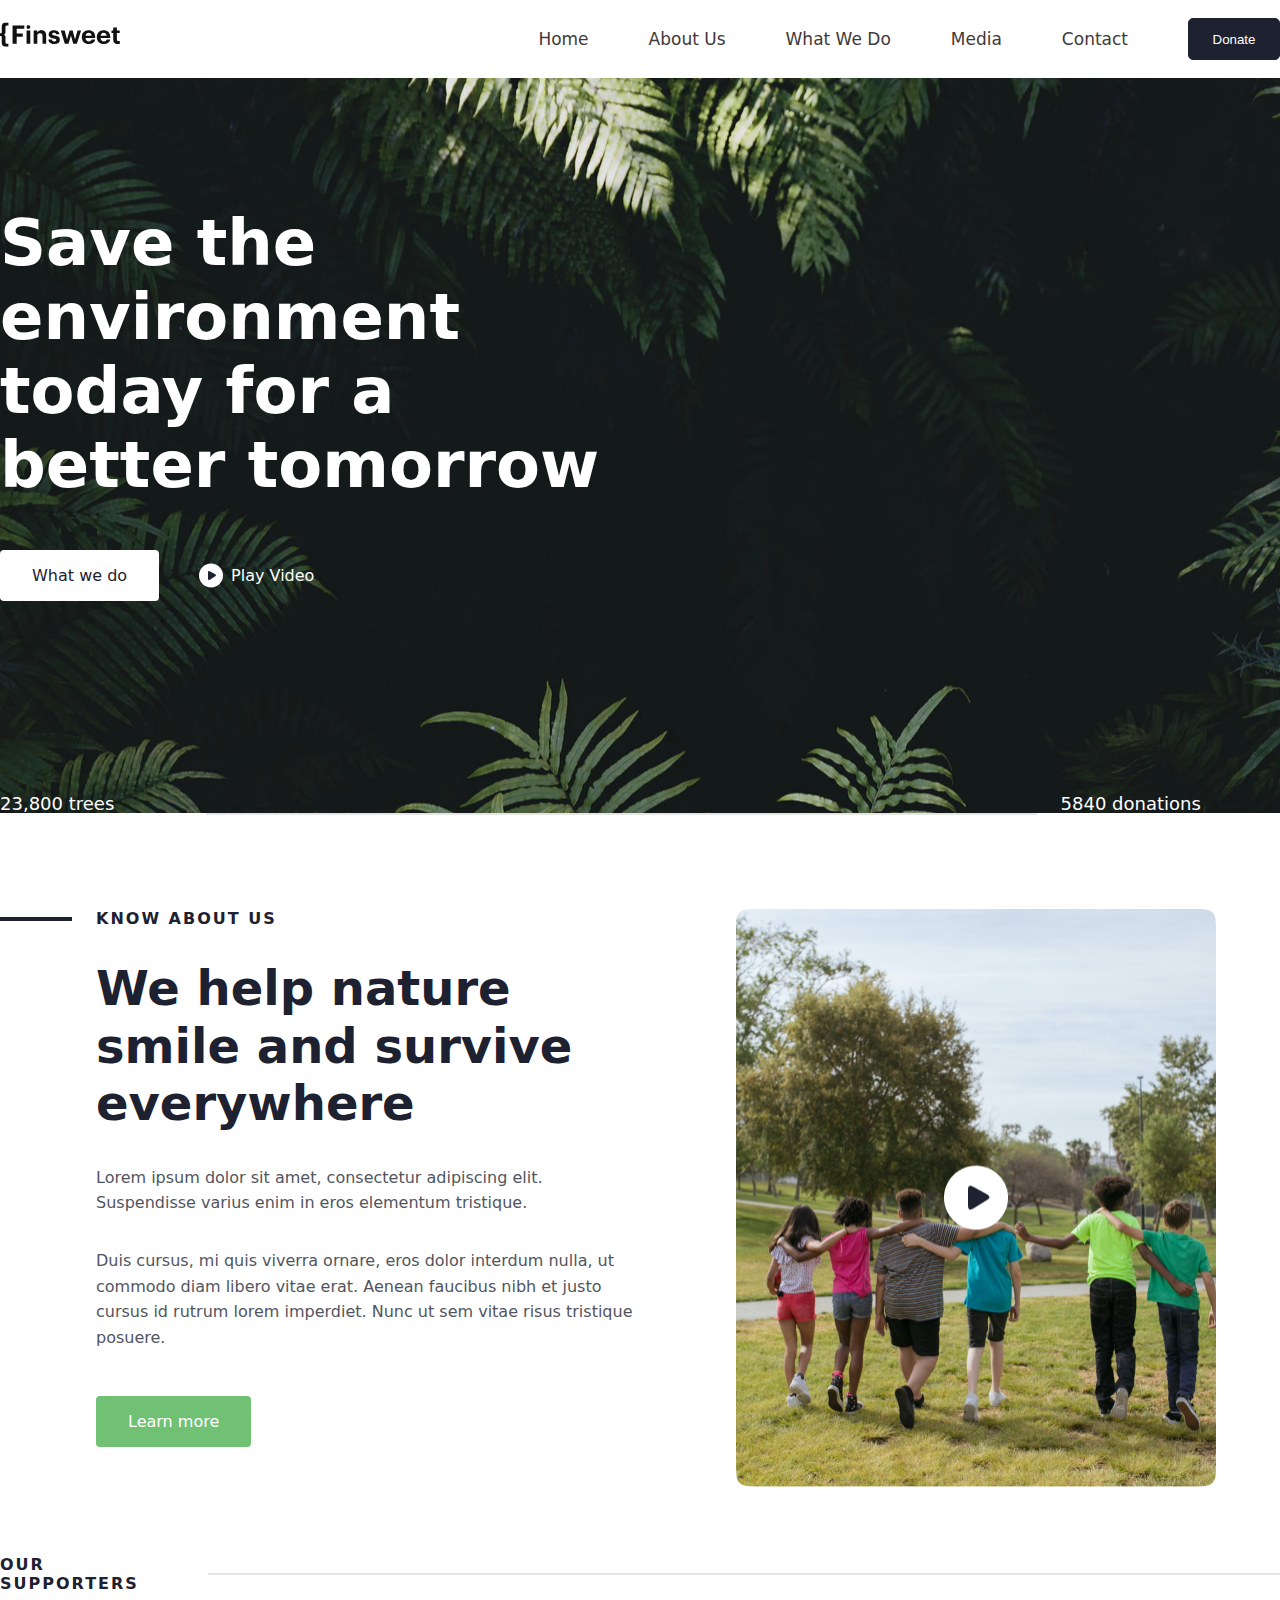
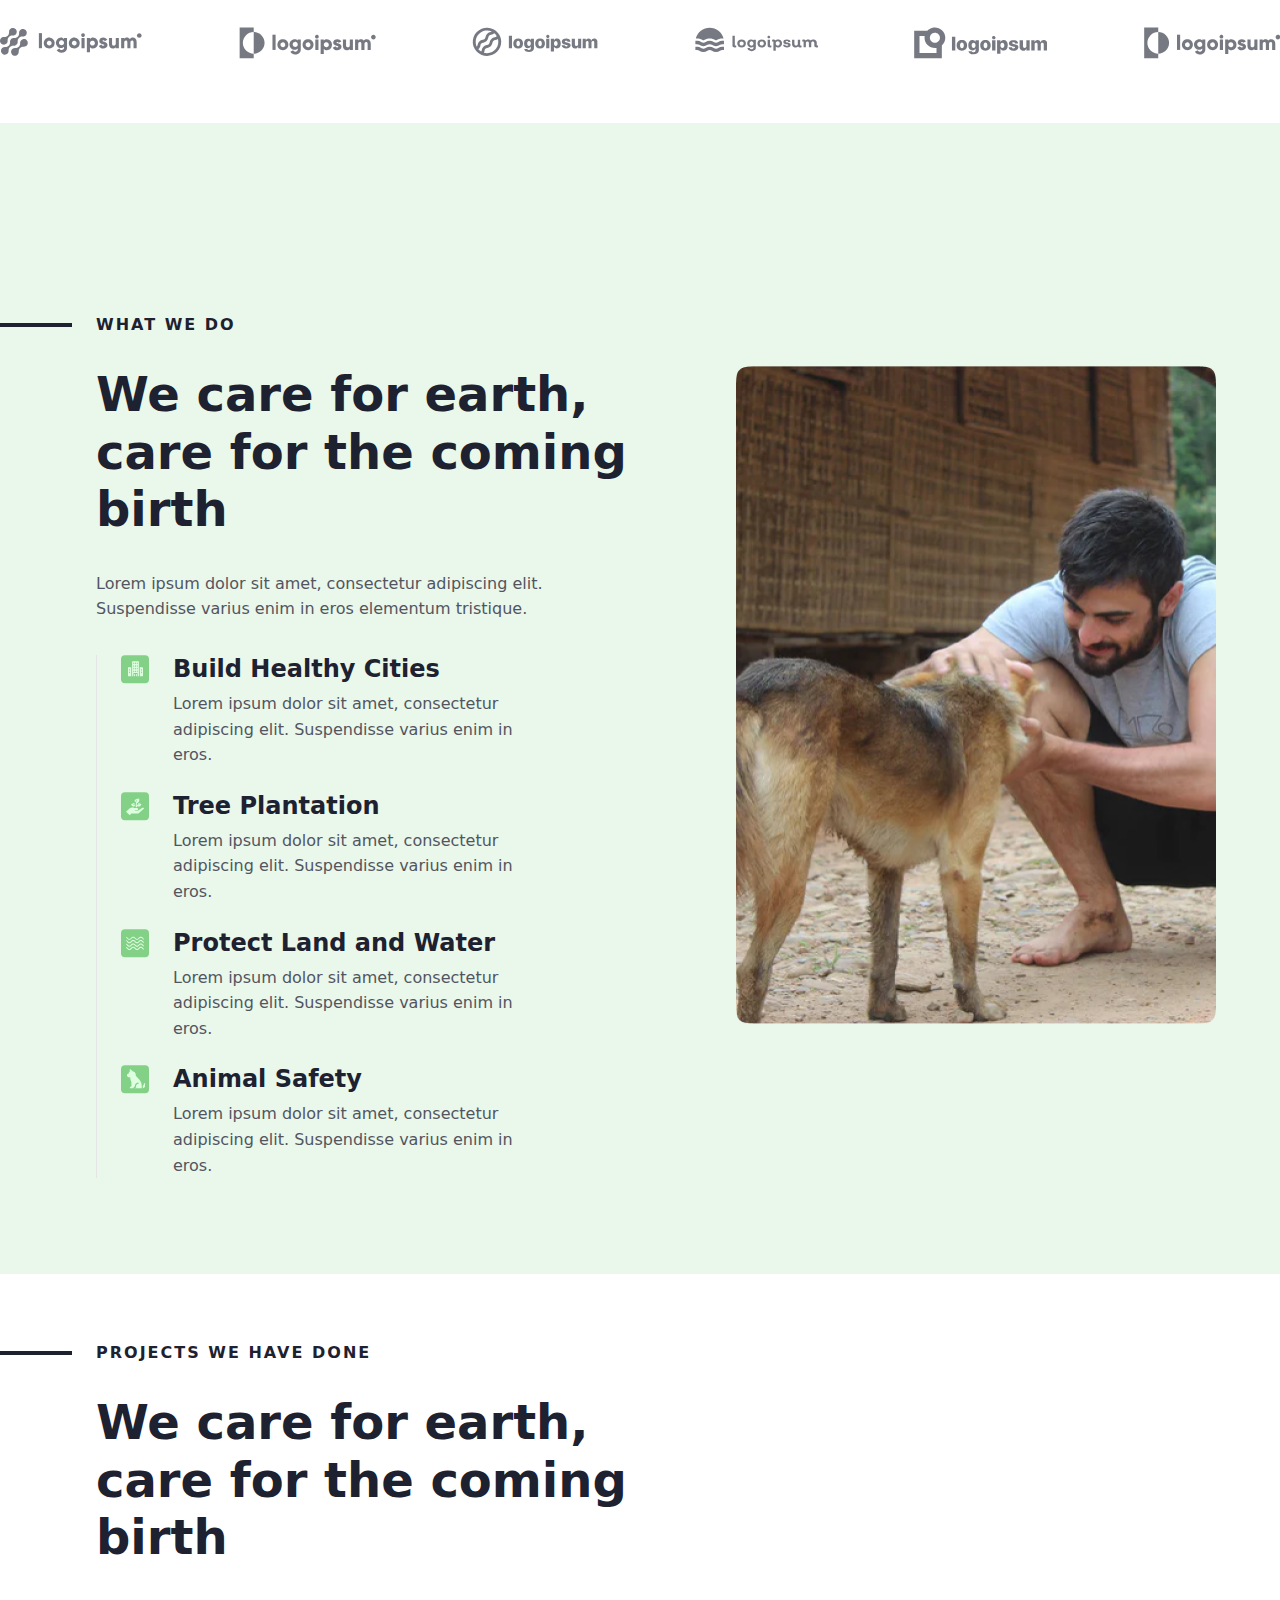
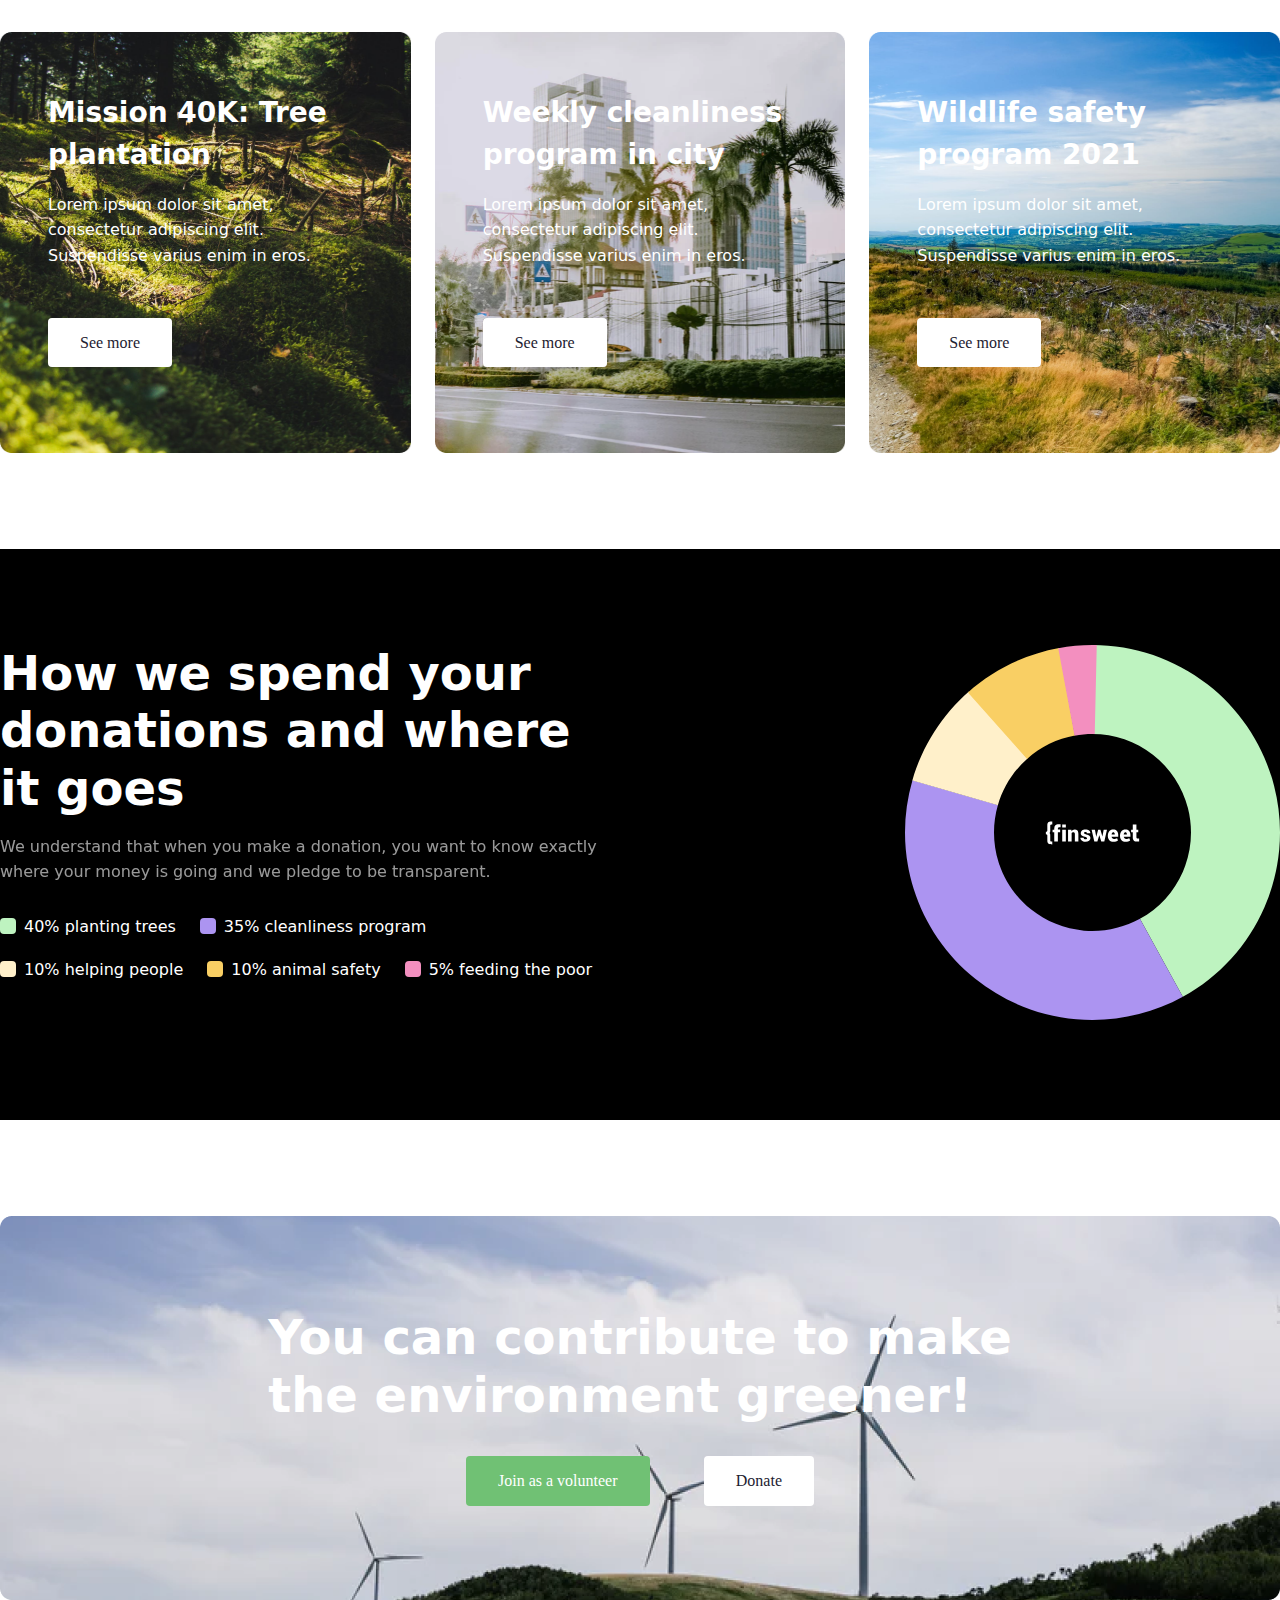
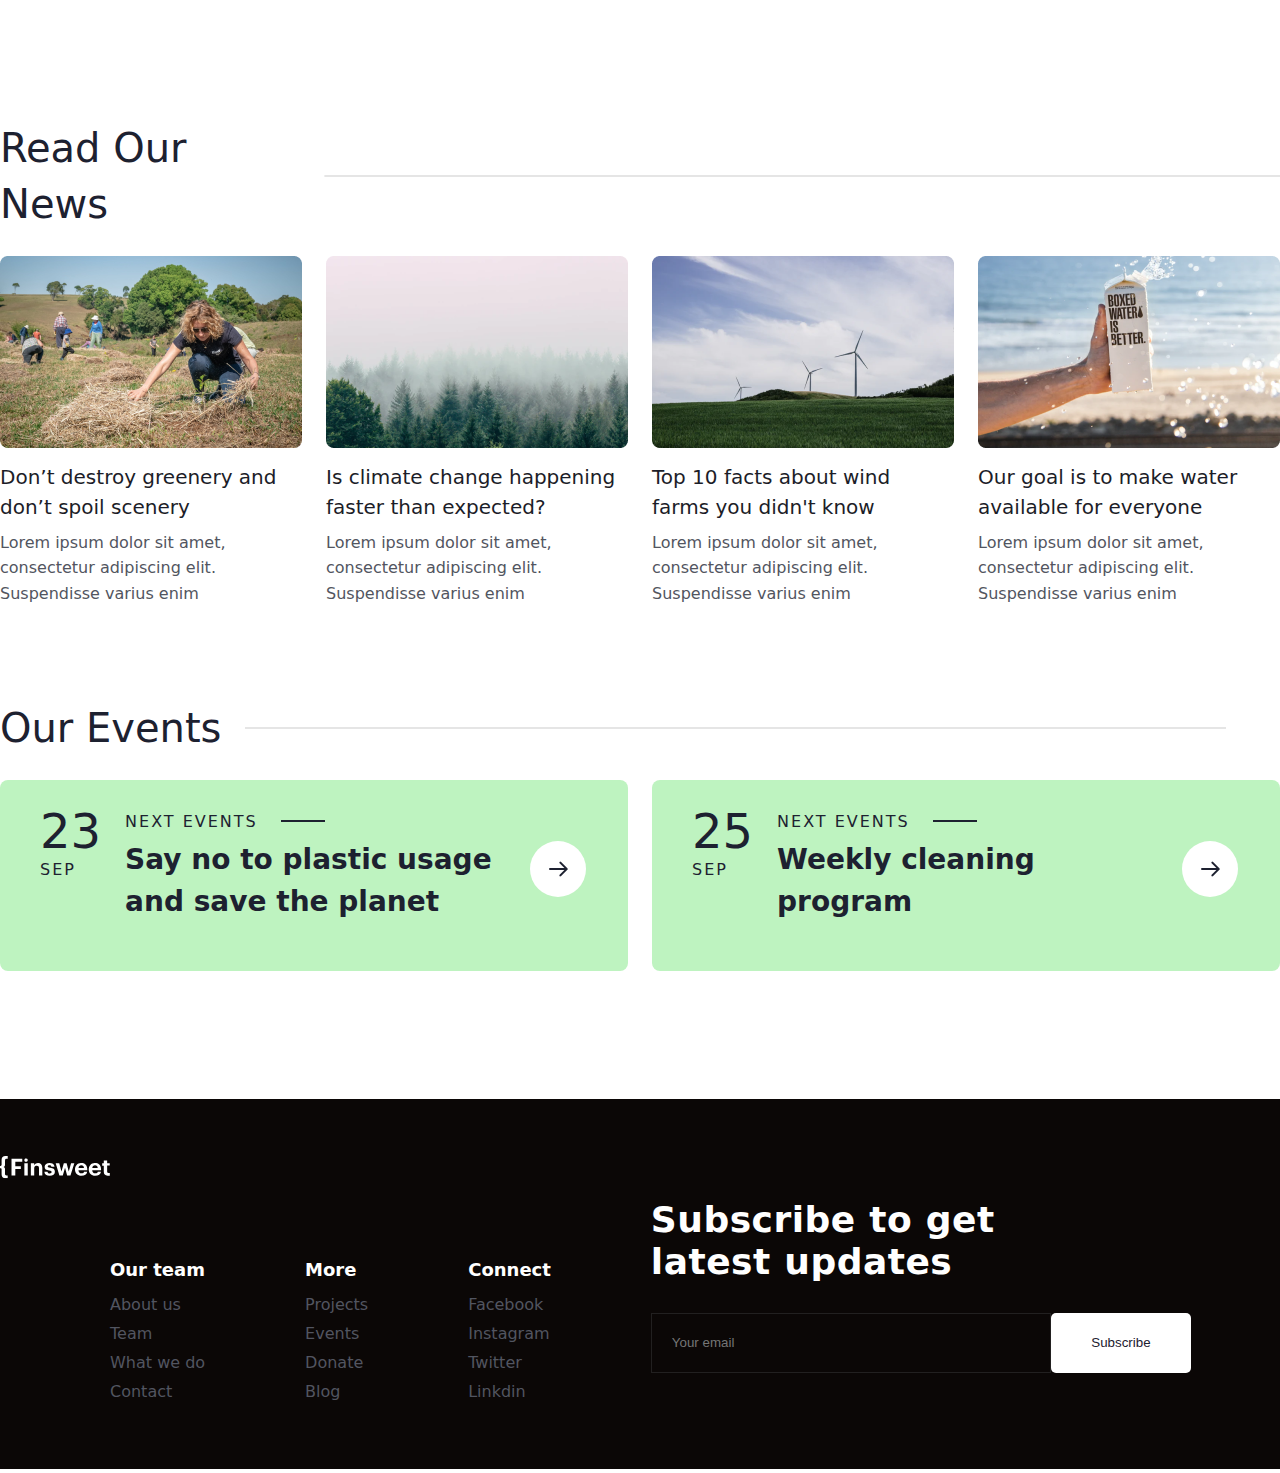
<file: index.html>
<!DOCTYPE html>
<html lang="en">
  <head>
    <meta charset="UTF-8" />
    <meta http-equiv="X-UA-Compatible" content="IE=edge" />
    <meta name="viewport" content="width=device-width, initial-scale=1.0" />
    <title>Home page</title>
    <link rel="stylesheet" href="./css/main.css" />
  </head>
  <body>
    <header class="header">
      <div class="container">
        <div class="block_post_header">
          <button class="header-burger d-n" data-burger>
            <div><span></span><span></span><span></span></div>
          </button>
          <h1>
            <a href="/">
              <img src="./img/Logo.svg" alt="logo" />
            </a>
          </h1>
          <nav class="navigation menu">
            <ul class="menu-list">
              <li class="menu-item"><a href="/">Home</a></li>
              <li class="menu-item"><a href="./about-us.html">About Us</a></li>
              <li class="menu-item">
                <a href="./what-we-do.html">What We Do</a>
              </li>
              <li class="menu-item"><a href="./media.html">Media</a></li>
              <li class="menu-item"><a href="./contact.html">Contact</a></li>
              <li class="menu-item">
                <a href="./donation.html"
                  ><button class="nav-btn" type="button">Donate</button></a
                >
              </li>
            </ul>
          </nav>
        </div>
      </div>
    </header>
    <main>
      <section class="hero-section">
        <div class="container">
          <div class="hero-section__inner">
            <div class="hero-section__header">
              <h2>Save the environment today for a better tomorrow</h2>
            </div>

            <div class="hero-section__btns">
              <a href="./what-we-do.html" class="home-page__btn">What we do</a>

              <a href="#" class="hero-section__play-btn">
                <svg
                  width="24"
                  height="25"
                  viewBox="0 0 24 25"
                  fill="none"
                  xmlns="http://www.w3.org/2000/svg"
                >
                  <g filter="url(#filter0_b_604_49)">
                    <path
                      d="M0 12.5C0 5.87258 5.37258 0.5 12 0.5C18.6274 0.5 24 5.87258 24 12.5C24 19.1274 18.6274 24.5 12 24.5C5.37258 24.5 0 19.1274 0 12.5Z"
                      fill="white"
                    />
                  </g>
                  <path
                    d="M8.99268 14.2144V10.68C8.99268 9.17335 8.99268 8.42001 9.48339 8.12962C9.97411 7.83922 10.6345 8.20177 11.9552 8.92688L14.9846 10.5901C16.3231 11.3249 16.9924 11.6924 17.0071 12.2668C17.0218 12.8412 16.3722 13.2424 15.0731 14.0448L12.0437 15.916C10.6936 16.7499 10.0185 17.1668 9.50559 16.8807C8.99268 16.5947 8.99268 15.8012 8.99268 14.2144Z"
                    fill="#1D2130"
                  />
                  <defs>
                    <filter
                      id="filter0_b_604_49"
                      x="-80"
                      y="-79.5"
                      width="184"
                      height="184"
                      filterUnits="userSpaceOnUse"
                      color-interpolation-filters="sRGB"
                    >
                      <feFlood flood-opacity="0" result="BackgroundImageFix" />
                      <feGaussianBlur
                        in="BackgroundImageFix"
                        stdDeviation="40"
                      />
                      <feComposite
                        in2="SourceAlpha"
                        operator="in"
                        result="effect1_backgroundBlur_604_49"
                      />
                      <feBlend
                        mode="normal"
                        in="SourceGraphic"
                        in2="effect1_backgroundBlur_604_49"
                        result="shape"
                      />
                    </filter>
                  </defs>
                </svg>
                Play Video
              </a>
            </div>

            <div class="hero-section__footer">
              <p>23,800 trees planted</p>
              <div class="hero-section__line"></div>
              <p>5840 donations collected</p>
            </div>
          </div>
        </div>
      </section>
      <section class="about-section">
        <div class="container">
          <div class="about-section__inner">
            <div class="about-section__text">
              <div class="home-page__line-headers">
                <div class="home-page__line"></div>
                <h4 class="home-page__heading-mini">Know About us</h4>
              </div>
              <div class="home-page__text">
                <h2 class="home-page__headings">
                  We help nature smile and survive everywhere
                </h2>
                <p>
                  Lorem ipsum dolor sit amet, consectetur adipiscing elit.
                  Suspendisse varius enim in eros elementum tristique.
                </p>
                <p class="home-page__text-inner">
                  Duis cursus, mi quis viverra ornare, eros dolor interdum
                  nulla, ut commodo diam libero vitae erat. Aenean faucibus nibh
                  et justo cursus id rutrum lorem imperdiet. Nunc ut sem vitae
                  risus tristique posuere.
                </p>
                <a href="./project_r.html" class="home-page__btn-green"
                  >Learn more</a
                >
              </div>
            </div>

            <div class="about-section__img">
              <img
                src="./img/Home-page-video.png"
                alt="home page video"
                width="480px"
                height="578px"
              />
            </div>
          </div>

          <div class="about-section__footer">
            <h4 class="home-page__heading-mini">our Supporters</h4>
            <div class="home-page__line-bigger"></div>
          </div>
          <div class="about-section__footer-logos">
            <svg
              width="143"
              height="29"
              viewBox="0 0 143 29"
              fill="none"
              xmlns="http://www.w3.org/2000/svg"
            >
              <g opacity="0.6">
                <path
                  d="M21.3558 13.1385C20.9581 13.5388 20.6535 14.022 20.4638 14.5536C20.274 15.0852 20.2038 15.6521 20.2581 16.2139L20.2392 16.195C20.295 16.8564 20.2058 17.5219 19.978 18.1453C19.7502 18.7686 19.3891 19.3346 18.92 19.8039C18.451 20.2733 17.8852 20.6345 17.2622 20.8624C16.6391 21.0904 15.9739 21.1796 15.3129 21.1237L15.3318 21.1426C14.5411 21.069 13.7469 21.2412 13.0576 21.6356C12.3683 22.0301 11.8173 22.6277 11.4799 23.3469C11.1424 24.0661 11.0349 24.872 11.172 25.6545C11.3091 26.4371 11.6841 27.1584 12.2459 27.7199C12.8076 28.2815 13.5289 28.656 14.3112 28.7924C15.0935 28.9289 15.8989 28.8206 16.6174 28.4823C17.336 28.1441 17.9328 27.5923 18.3264 26.9023C18.7201 26.2123 18.8914 25.4176 18.8171 24.6265L18.8371 24.6454C18.7813 23.9841 18.8704 23.3185 19.0982 22.6952C19.3261 22.0719 19.6871 21.5058 20.1562 21.0365C20.6253 20.5672 21.191 20.206 21.8141 19.978C22.4371 19.7501 23.1023 19.6609 23.7633 19.7167L23.7434 19.6978C24.3893 19.7559 25.0394 19.65 25.6335 19.3898C26.2276 19.1296 26.7464 18.7236 27.1419 18.2094C27.5373 17.6951 27.7967 17.0893 27.8958 16.4481C27.995 15.8069 27.9308 15.1511 27.7091 14.5413C27.4874 13.9316 27.1155 13.3877 26.6278 12.96C26.1401 12.5323 25.5524 12.2348 24.9192 12.0949C24.2859 11.955 23.6276 11.9773 23.0052 12.1597C22.3829 12.3421 21.8166 12.6788 21.359 13.1385H21.3558Z"
                  fill="#1D2130"
                />
                <path
                  d="M13.6137 18.6667L13.5938 18.6478C14.1556 18.7044 14.723 18.6354 15.2549 18.4458C15.7868 18.2562 16.2699 17.9507 16.6694 17.5513C17.0688 17.152 17.3745 16.6689 17.5645 16.1368C17.7544 15.6048 17.8238 15.0372 17.7676 14.4751L17.7875 14.494C17.7317 13.8326 17.8209 13.1671 18.0487 12.5438C18.2765 11.9204 18.6376 11.3544 19.1067 10.8851C19.5757 10.4158 20.1415 10.0545 20.7645 9.82658C21.3876 9.59863 22.0528 9.50945 22.7138 9.56528L22.6939 9.54638C23.4846 9.62068 24.2791 9.44911 24.9688 9.05509C25.6585 8.66106 26.21 8.06375 26.5479 7.34464C26.8859 6.62553 26.9939 5.81962 26.8572 5.03684C26.7205 4.25406 26.3458 3.53251 25.7842 2.97062C25.2226 2.40873 24.5014 2.03385 23.719 1.8971C22.9366 1.76036 22.1311 1.86842 21.4123 2.20654C20.6936 2.54466 20.0966 3.09638 19.7027 3.78644C19.3089 4.47651 19.1374 5.27132 19.2117 6.06248L19.1928 6.04253C19.2488 6.70391 19.1598 7.36955 18.932 7.99296C18.7042 8.61637 18.3432 9.18252 17.8741 9.65186C17.405 10.1212 16.8391 10.4824 16.216 10.7103C15.5929 10.9382 14.9276 11.0272 14.2665 10.9712L14.2854 10.9912C13.7236 10.9345 13.1562 11.0035 12.6243 11.1932C12.0924 11.3828 11.6093 11.6883 11.2098 12.0876C10.8104 12.4869 10.5047 12.9701 10.3147 13.5021C10.1248 14.0341 10.0554 14.6017 10.1116 15.1639L10.0927 15.145C10.1483 15.8063 10.0591 16.4718 9.83118 17.095C9.60328 17.7182 9.24222 18.2842 8.77319 18.7535C8.30416 19.2228 7.73844 19.584 7.11551 19.812C6.49258 20.04 5.82743 20.1293 5.16645 20.0737L5.18534 20.0926C4.39458 20.0183 3.60015 20.1899 2.91043 20.5839C2.2207 20.9779 1.66925 21.5752 1.3313 22.2943C0.993348 23.0134 0.885342 23.8193 1.02202 24.6021C1.15869 25.3849 1.53339 26.1064 2.09501 26.6683C2.65662 27.2302 3.37781 27.6051 4.16021 27.7419C4.94261 27.8786 5.74812 27.7705 6.46688 27.4324C7.18563 27.0943 7.78264 26.5426 8.17648 25.8525C8.57031 25.1625 8.74179 24.3676 8.66753 23.5765L8.68747 23.5954C8.63167 22.934 8.7208 22.2685 8.94864 21.6452C9.17647 21.0218 9.53753 20.4558 10.0066 19.9865C10.4757 19.5172 11.0415 19.1559 11.6645 18.928C12.2875 18.7 12.9527 18.6109 13.6137 18.6667Z"
                  fill="#1D2130"
                />
                <path
                  d="M6.58015 16.5594C6.97793 16.1591 7.28247 15.6759 7.47205 15.1443C7.66163 14.6126 7.73156 14.0457 7.67686 13.4839L7.6968 13.5028C7.64096 12.8413 7.73013 12.1755 7.95809 11.552C8.18605 10.9286 8.54729 10.3624 9.0166 9.89303C9.48591 9.42369 10.052 9.0625 10.6752 8.83469C11.2985 8.60689 11.964 8.51796 12.6252 8.57411L12.6052 8.55521C13.3957 8.6293 14.1898 8.45764 14.8792 8.06364C15.5686 7.66965 16.1198 7.07248 16.4575 6.3536C16.7953 5.63471 16.9032 4.82909 16.7665 4.04661C16.6299 3.26412 16.2553 2.54285 15.6939 1.98116C15.1325 1.41947 14.4115 1.04471 13.6294 0.907975C12.8473 0.77124 12.0421 0.879191 11.3236 1.21711C10.605 1.55502 10.0082 2.10645 9.61437 2.79619C9.22057 3.48594 9.049 4.28043 9.12305 5.07131L9.10416 5.05241C9.15996 5.71375 9.07083 6.37932 8.84299 7.00264C8.61516 7.62596 8.2541 8.19203 7.78503 8.66133C7.31596 9.13064 6.75017 9.49187 6.12715 9.71982C5.50413 9.94776 4.8389 10.0369 4.17789 9.98111L4.19677 10C3.55089 9.94206 2.90084 10.0482 2.30685 10.3085C1.71286 10.5688 1.19416 10.9749 0.79881 11.4892C0.403458 12.0034 0.144249 12.6092 0.0452039 13.2504C-0.0538415 13.8916 0.0104804 14.5474 0.23221 15.1571C0.453939 15.7668 0.825902 16.3106 1.31363 16.7382C1.80136 17.1658 2.38907 17.4633 3.0223 17.6031C3.65553 17.7429 4.3138 17.7206 4.9361 17.5381C5.55841 17.3557 6.12461 17.019 6.58225 16.5594H6.58015Z"
                  fill="#1D2130"
                />
                <path
                  d="M39.09 6.08663H42.2069V21.2623H39.09V6.08663Z"
                  fill="#1D2130"
                />
                <path
                  d="M43.9722 16.0658C43.9678 14.9753 44.2871 13.9079 44.8895 12.999C45.4919 12.0901 46.3504 11.3806 47.3562 10.9602C48.362 10.5398 49.4699 10.4276 50.5395 10.6376C51.6092 10.8477 52.5924 11.3707 53.3647 12.1403C54.1371 12.9099 54.6637 13.8915 54.878 14.9608C55.0923 16.0301 54.9845 17.139 54.5684 18.147C54.1522 19.155 53.4465 20.0167 52.5404 20.6231C51.6344 21.2295 50.5689 21.5531 49.4788 21.5531C48.7553 21.5614 48.0373 21.4253 47.3669 21.1527C46.6965 20.8801 46.0872 20.4766 45.5745 19.9657C45.0618 19.4548 44.656 18.8468 44.3809 18.1772C44.1058 17.5076 43.9668 16.7898 43.9722 16.0658ZM51.8685 16.0658C51.8555 15.5958 51.7043 15.1399 51.4338 14.7554C51.1632 14.3708 50.7854 14.0746 50.3475 13.9036C49.9096 13.7327 49.4311 13.6948 48.9718 13.7945C48.5124 13.8942 48.0927 14.1272 47.7649 14.4643C47.4372 14.8014 47.2161 15.2276 47.1292 15.6898C47.0423 16.152 47.0935 16.6295 47.2764 17.0627C47.4593 17.4959 47.7657 17.8655 48.1575 18.1254C48.5492 18.3853 49.0088 18.5239 49.4788 18.5239C49.8007 18.5325 50.1209 18.4743 50.4192 18.3529C50.7175 18.2315 50.9874 18.0496 51.2119 17.8187C51.4365 17.5877 51.6107 17.3127 51.7237 17.0111C51.8367 16.7094 51.886 16.3875 51.8685 16.0658Z"
                  fill="#1D2130"
                />
                <path
                  d="M67.4082 10.8684V20.7384C67.4082 24.2307 64.6858 25.707 61.9225 25.707C60.9496 25.7798 59.9754 25.5832 59.1068 25.1387C58.2382 24.6941 57.5087 24.0189 56.9983 23.187L59.6577 21.6487C59.8722 22.0824 60.214 22.4401 60.6373 22.6741C61.0606 22.9081 61.5453 23.0072 62.0264 22.9581C62.3339 23.0007 62.647 22.9736 62.9427 22.8788C63.2383 22.784 63.5088 22.6239 63.7342 22.4104C63.9596 22.1968 64.1342 21.9353 64.2449 21.6452C64.3557 21.355 64.3998 21.0437 64.3741 20.7342V19.7839C64.0091 20.2307 63.5445 20.5857 63.0176 20.8204C62.4907 21.0551 61.9161 21.1629 61.34 21.1353C59.9692 21.092 58.669 20.5168 57.7146 19.5313C56.7602 18.5459 56.2265 17.2275 56.2265 15.8553C56.2265 14.4831 56.7602 13.1648 57.7146 12.1793C58.669 11.1939 59.9692 10.6187 61.34 10.5754C61.9161 10.5477 62.4907 10.6556 63.0176 10.8903C63.5445 11.1249 64.0091 11.4799 64.3741 11.9268V10.8663L67.4082 10.8684ZM64.3752 15.8569C64.3961 15.3543 64.2662 14.857 64.0023 14.4289C63.7383 14.0008 63.3523 13.6615 62.894 13.4547C62.4357 13.2479 61.926 13.1831 61.4306 13.2686C60.9351 13.354 60.4766 13.5859 60.1139 13.9343C59.7513 14.2827 59.5012 14.7317 59.3958 15.2236C59.2904 15.7154 59.3345 16.2276 59.5225 16.6941C59.7105 17.1606 60.0337 17.5602 60.4506 17.8414C60.8674 18.1226 61.3589 18.2725 61.8616 18.2719C62.1891 18.2948 62.5178 18.2488 62.8264 18.1368C63.1351 18.0249 63.4169 17.8495 63.6536 17.622C63.8904 17.3945 64.077 17.1199 64.2012 16.8159C64.3255 16.5119 64.3847 16.1852 64.3752 15.8569Z"
                  fill="#1D2130"
                />
                <path
                  d="M69.1734 16.0658C69.169 14.9753 69.4882 13.9079 70.0907 12.999C70.6931 12.0901 71.5516 11.3806 72.5574 10.9602C73.5632 10.5398 74.6711 10.4276 75.7407 10.6376C76.8103 10.8477 77.7936 11.3707 78.5659 12.1403C79.3382 12.9099 79.8649 13.8915 80.0792 14.9608C80.2934 16.0301 80.1857 17.139 79.7695 18.147C79.3534 19.155 78.6476 20.0167 77.7416 20.6231C76.8356 21.2295 75.77 21.5531 74.68 21.5531C73.9564 21.5614 73.2385 21.4253 72.5681 21.1527C71.8977 20.8801 71.2884 20.4766 70.7757 19.9657C70.263 19.4548 69.8572 18.8468 69.5821 18.1772C69.307 17.5076 69.168 16.7898 69.1734 16.0658ZM77.0697 16.0658C77.0567 15.5958 76.9055 15.1399 76.6349 14.7554C76.3644 14.3708 75.9866 14.0746 75.5487 13.9036C75.1108 13.7327 74.6323 13.6948 74.1729 13.7945C73.7136 13.8942 73.2938 14.1272 72.9661 14.4643C72.6384 14.8014 72.4172 15.2276 72.3303 15.6898C72.2435 16.152 72.2946 16.6295 72.4775 17.0627C72.6604 17.4959 72.9669 17.8655 73.3586 18.1254C73.7504 18.3853 74.21 18.5239 74.68 18.5239C75.0019 18.5325 75.3221 18.4743 75.6204 18.3529C75.9187 18.2315 76.1886 18.0496 76.4131 17.8187C76.6376 17.5877 76.8119 17.3127 76.9249 17.0111C77.0379 16.7094 77.0872 16.3875 77.0697 16.0658Z"
                  fill="#1D2130"
                />
                <path
                  d="M81.6402 8.08269C81.6402 7.71262 81.7499 7.35086 81.9554 7.04316C82.1609 6.73546 82.4529 6.49564 82.7947 6.35402C83.1364 6.2124 83.5124 6.17534 83.8752 6.24754C84.238 6.31974 84.5712 6.49794 84.8328 6.75962C85.0943 7.0213 85.2724 7.3547 85.3446 7.71765C85.4167 8.08061 85.3797 8.45683 85.2382 8.79873C85.0966 9.14062 84.8569 9.43285 84.5494 9.63845C84.2418 9.84405 83.8802 9.95379 83.5103 9.95379C83.0159 9.94887 82.543 9.75015 82.1934 9.40031C81.8437 9.05048 81.6451 8.57741 81.6402 8.08269ZM81.955 10.8683H85.073V21.2633H81.9508L81.955 10.8683Z"
                  fill="#1D2130"
                />
                <path
                  d="M98.5317 16.0658C98.5677 16.7528 98.4676 17.4402 98.2372 18.0883C98.0068 18.7365 97.6506 19.3327 97.1891 19.8427C96.7275 20.3526 96.1698 20.7662 95.548 21.0598C94.9261 21.3533 94.2524 21.521 93.5655 21.5531C92.9879 21.5847 92.4105 21.4872 91.8752 21.2678C91.3399 21.0484 90.8601 20.7126 90.4706 20.2847V25.4203H87.3536V10.8683H90.4706V11.8448C90.8603 11.4172 91.3401 11.0817 91.8754 10.8625C92.4107 10.6433 92.988 10.546 93.5655 10.5775C94.2525 10.6095 94.9264 10.7771 95.5484 11.0706C96.1704 11.3642 96.7282 11.7779 97.1898 12.288C97.6513 12.7981 98.0075 13.3945 98.2378 14.0429C98.4681 14.6912 98.568 15.3787 98.5317 16.0658ZM95.4147 16.0658C95.4025 15.5793 95.2472 15.1072 94.9682 14.7086C94.6891 14.31 94.2988 14.0026 93.846 13.8249C93.3932 13.6471 92.898 13.607 92.4225 13.7094C91.947 13.8118 91.5122 14.0523 91.1727 14.4007C90.8331 14.7491 90.6037 15.19 90.5134 15.6681C90.423 16.1463 90.4756 16.6405 90.6646 17.0889C90.8536 17.5373 91.1705 17.92 91.5758 18.1891C91.9811 18.4582 92.4568 18.6016 92.9432 18.6016C93.2771 18.6164 93.6104 18.5605 93.9212 18.4375C94.232 18.3145 94.5133 18.1271 94.7467 17.8877C94.9801 17.6482 95.1602 17.3621 95.2753 17.0482C95.3905 16.7342 95.438 16.3994 95.4147 16.0658Z"
                  fill="#1D2130"
                />
                <path
                  d="M108.15 18.1438C108.15 20.5347 106.073 21.5532 103.829 21.5532C102.923 21.6353 102.012 21.4435 101.216 21.0025C100.42 20.5615 99.7736 19.8916 99.3618 19.0794L102.062 17.5411C102.171 17.9165 102.406 18.2431 102.727 18.4663C103.048 18.6895 103.435 18.7958 103.825 18.7675C104.572 18.7675 104.947 18.5386 104.947 18.1239C104.947 16.9794 99.8351 17.5831 99.8351 13.9869C99.8351 11.7199 101.747 10.5775 103.908 10.5775C104.72 10.5518 105.525 10.7446 106.237 11.1357C106.95 11.5269 107.544 12.1021 107.959 12.8014L105.3 14.2357C105.183 13.9634 104.989 13.7315 104.742 13.5689C104.494 13.4062 104.204 13.3201 103.908 13.3212C103.368 13.3212 103.035 13.5312 103.035 13.9029C103.039 15.0883 108.15 14.2977 108.15 18.1438Z"
                  fill="#1D2130"
                />
                <path
                  d="M119.536 10.8684V21.2634H116.419V20.2858C116.059 20.7172 115.603 21.057 115.087 21.2775C114.57 21.498 114.009 21.5928 113.449 21.5542C111.35 21.5542 109.566 20.058 109.566 17.2492V10.8684H112.683V16.7925C112.657 17.04 112.685 17.2903 112.765 17.5259C112.846 17.7615 112.977 17.9767 113.149 18.1566C113.321 18.3365 113.53 18.4767 113.761 18.5675C113.993 18.6583 114.242 18.6976 114.49 18.6825C115.633 18.6825 116.422 18.0178 116.422 16.5415V10.8715L119.536 10.8684Z"
                  fill="#1D2130"
                />
                <path
                  d="M137.409 14.8805V21.2624H134.292V15.1503C134.292 14.1108 133.793 13.4462 132.796 13.4462C131.757 13.4462 131.175 14.1738 131.175 15.4002V21.2624H128.059V15.1503C128.059 14.1108 127.56 13.4462 126.562 13.4462C125.523 13.4462 124.942 14.1738 124.942 15.4002V21.2624H121.825V10.8674H124.942V11.8229C125.265 11.3989 125.689 11.0628 126.176 10.8451C126.662 10.6274 127.195 10.535 127.726 10.5765C128.26 10.5504 128.791 10.663 129.268 10.9033C129.744 11.1436 130.151 11.5035 130.448 11.9478C130.793 11.483 131.251 11.1134 131.777 10.8736C132.304 10.6338 132.883 10.5316 133.461 10.5765C135.846 10.5776 137.409 12.2817 137.409 14.8805Z"
                  fill="#1D2130"
                />
                <path
                  d="M140.045 10.8043C141.323 10.8043 142.358 9.76822 142.358 8.49013C142.358 7.21203 141.323 6.17593 140.045 6.17593C138.768 6.17593 137.732 7.21203 137.732 8.49013C137.732 9.76822 138.768 10.8043 140.045 10.8043Z"
                  fill="#1D2130"
                />
              </g>
            </svg>
            <svg
              width="138"
              height="32"
              viewBox="0 0 138 32"
              fill="none"
              xmlns="http://www.w3.org/2000/svg"
            >
              <g opacity="0.6">
                <path
                  d="M33.6484 7.63501H36.8138V22.952H33.6484V7.63501Z"
                  fill="#1D2130"
                />
                <path
                  d="M38.5864 17.705C38.5864 16.603 38.9121 15.5258 39.5222 14.61C40.1322 13.6941 40.9992 12.9809 42.0133 12.5606C43.0273 12.1404 44.1427 12.032 45.2181 12.2494C46.2935 12.4667 47.2804 12.9999 48.0538 13.7813C48.8272 14.5628 49.3523 15.5573 49.5625 16.6389C49.7726 17.7205 49.6584 18.8405 49.2343 19.8568C48.8102 20.8731 48.0952 21.74 47.1801 22.3476C46.265 22.9553 45.191 23.2763 44.0941 23.27C43.3665 23.2757 42.6452 23.1354 41.9723 22.8574C41.2994 22.5793 40.6886 22.1691 40.1756 21.6508C39.6626 21.1325 39.2578 20.5165 38.9849 19.8389C38.712 19.1613 38.5765 18.4359 38.5864 17.705ZM46.5208 17.705C46.5084 17.2299 46.3568 16.769 46.085 16.3801C45.8132 15.9911 45.4333 15.6912 44.9928 15.518C44.5522 15.3448 44.0706 15.3059 43.6082 15.4062C43.1458 15.5066 42.7231 15.7416 42.393 16.082C42.0629 16.4224 41.8399 16.853 41.7521 17.32C41.6643 17.787 41.7155 18.2696 41.8993 18.7076C42.0831 19.1455 42.3913 19.5192 42.7855 19.7821C43.1796 20.0449 43.6421 20.1852 44.1152 20.1854C44.4372 20.1917 44.7572 20.1312 45.0549 20.0077C45.3527 19.8841 45.6219 19.7002 45.8457 19.4674C46.0695 19.2346 46.243 18.958 46.3556 18.6547C46.4681 18.3515 46.5172 18.0282 46.4997 17.705H46.5208Z"
                  fill="#1D2130"
                />
                <path
                  d="M62.126 12.458V22.4326C62.126 25.9518 59.3827 27.4464 56.6077 27.4464C55.629 27.5271 54.6472 27.3317 53.7729 26.8823C52.8987 26.4328 52.1666 25.7471 51.6593 24.9024L54.3287 23.3548C54.545 23.793 54.8891 24.1545 55.3151 24.3912C55.7411 24.6279 56.2288 24.7286 56.7133 24.6798C57.0218 24.718 57.335 24.6872 57.6304 24.5896C57.9258 24.4921 58.196 24.3302 58.4218 24.1154C58.6477 23.9007 58.8235 23.6385 58.9367 23.3476C59.0499 23.0567 59.0977 22.7442 59.0767 22.4326V21.468C58.7084 21.9167 58.241 22.2729 57.7117 22.5084C57.1824 22.7439 56.6057 22.8523 56.0274 22.8248C54.6283 22.8248 53.2864 22.2664 52.297 21.2725C51.3077 20.2785 50.7519 18.9305 50.7519 17.5248C50.7519 16.1192 51.3077 14.7711 52.297 13.7771C53.2864 12.7832 54.6283 12.2248 56.0274 12.2248C56.6057 12.1973 57.1824 12.3057 57.7117 12.5412C58.241 12.7767 58.7084 13.1329 59.0767 13.5816V12.5216L62.126 12.458ZM59.0767 17.493C59.0978 16.9859 58.9673 16.484 58.7022 16.0519C58.437 15.6199 58.0493 15.2774 57.5888 15.0685C57.1284 14.8596 56.6162 14.7938 56.1183 14.8797C55.6203 14.9655 55.1593 15.1991 54.7945 15.5503C54.4298 15.9015 54.1779 16.3542 54.0713 16.8504C53.9648 17.3466 54.0084 17.8634 54.1965 18.3345C54.3847 18.8055 54.7088 19.2093 55.1272 19.4938C55.5456 19.7783 56.0392 19.9306 56.5444 19.931C56.8741 19.9549 57.2051 19.909 57.516 19.7963C57.827 19.6837 58.1109 19.5068 58.3496 19.277C58.5882 19.0473 58.7762 18.7698 58.9015 18.4625C59.0267 18.1552 59.0864 17.8249 59.0767 17.493Z"
                  fill="#1D2130"
                />
                <path
                  d="M63.9091 17.705C63.9091 16.6039 64.2342 15.5275 64.8434 14.6121C65.4525 13.6968 66.3183 12.9835 67.3311 12.5626C68.3439 12.1417 69.4582 12.0321 70.533 12.2477C71.6078 12.4633 72.5948 12.9944 73.3691 13.7737C74.1433 14.5531 74.6701 15.5456 74.8826 16.6258C75.0952 17.706 74.984 18.8253 74.5631 19.842C74.1422 20.8587 73.4306 21.7271 72.5183 22.3373C71.6059 22.9475 70.5339 23.2721 69.4379 23.27C68.709 23.2771 67.986 23.1379 67.3113 22.8606C66.6367 22.5834 66.0239 22.1735 65.5089 21.6552C64.994 21.1369 64.5872 20.5205 64.3125 19.8422C64.0378 19.1639 63.9006 18.4373 63.9091 17.705ZM71.8435 17.705C71.8311 17.2295 71.6792 16.7682 71.4069 16.379C71.1347 15.9898 70.7541 15.69 70.313 15.5171C69.8719 15.3442 69.3898 15.3059 68.9271 15.4071C68.4644 15.5083 68.0417 15.7444 67.712 16.0858C67.3823 16.4273 67.1603 16.8589 67.0737 17.3265C66.987 17.7942 67.0397 18.2772 67.2251 18.7149C67.4105 19.1526 67.7204 19.5257 68.1159 19.7872C68.5114 20.0488 68.9749 20.1873 69.4484 20.1854C69.7705 20.1917 70.0904 20.1312 70.3882 20.0077C70.686 19.8841 70.9551 19.7002 71.1789 19.4674C71.4027 19.2346 71.5763 18.958 71.6889 18.6547C71.8014 18.3515 71.8505 18.0282 71.833 17.705H71.8435Z"
                  fill="#1D2130"
                />
                <path
                  d="M76.4333 9.64896C76.4333 9.27578 76.5435 8.91099 76.7499 8.6007C76.9562 8.29042 77.2496 8.04859 77.5927 7.90578C77.9359 7.76297 78.3135 7.72561 78.6778 7.79841C79.0422 7.87121 79.3768 8.05091 79.6395 8.31479C79.9021 8.57866 80.081 8.91486 80.1535 9.28086C80.2259 9.64686 80.1887 10.0262 80.0466 10.371C79.9044 10.7158 79.6637 11.0104 79.3549 11.2178C79.046 11.4251 78.6829 11.5358 78.3114 11.5358C77.815 11.5302 77.3405 11.3297 76.9895 10.977C76.6385 10.6244 76.4388 10.1477 76.4333 9.64896ZM76.7393 12.458H79.9047V22.952H76.7393V12.458Z"
                  fill="#1D2130"
                />
                <path
                  d="M93.4523 17.705C93.4878 18.4029 93.3855 19.101 93.1514 19.7591C92.9173 20.4171 92.556 21.0222 92.0882 21.5394C91.6204 22.0566 91.0555 22.4758 90.4258 22.7728C89.7962 23.0698 89.1143 23.2388 88.4194 23.27C87.8297 23.3094 87.2388 23.2146 86.6907 22.9925C86.1426 22.7704 85.6515 22.4268 85.2541 21.9874V27.1708H82.0887V12.458H85.2541V13.4438C85.652 13.0057 86.1435 12.6637 86.6916 12.4435C87.2398 12.2232 87.8305 12.1303 88.4194 12.1718C89.1115 12.2031 89.7907 12.3711 90.4182 12.6661C91.0457 12.9611 91.6092 13.3774 92.0765 13.8912C92.5439 14.4051 92.9059 15.0063 93.142 15.6607C93.378 16.3151 93.4835 17.0097 93.4523 17.705ZM90.2869 17.705C90.2745 17.2127 90.1176 16.7351 89.8361 16.3319C89.5546 15.9287 89.1608 15.618 88.7043 15.4387C88.2477 15.2594 87.7486 15.2195 87.2696 15.324C86.7905 15.4284 86.3528 15.6726 86.0113 16.0259C85.6698 16.3792 85.4397 16.8259 85.3498 17.3101C85.2599 17.7942 85.3143 18.2942 85.5061 18.7474C85.6979 19.2006 86.0186 19.5869 86.428 19.8578C86.8374 20.1287 87.3172 20.2722 87.8074 20.2702C88.1432 20.2845 88.4782 20.2274 88.7904 20.1025C89.1027 19.9777 89.3851 19.7879 89.6192 19.5457C89.8533 19.3035 90.0339 19.0143 90.1489 18.6971C90.264 18.3799 90.311 18.0418 90.2869 17.705Z"
                  fill="#1D2130"
                />
                <path
                  d="M103.085 19.8038C103.085 22.2206 100.975 23.2488 98.7384 23.2488C97.8261 23.3313 96.9101 23.137 96.1088 22.6911C95.3076 22.2451 94.6578 21.568 94.2436 20.7472L96.9658 19.1996C97.0736 19.5778 97.3075 19.9074 97.6282 20.1331C97.949 20.3589 98.3372 20.4671 98.7278 20.4398C99.477 20.4398 99.8568 20.2066 99.8568 19.7826C99.8568 18.6272 94.7184 19.242 94.7184 15.6062C94.7184 13.3166 96.6387 12.1718 98.8123 12.1718C99.6385 12.1346 100.459 12.3229 101.187 12.7167C101.916 13.1105 102.524 13.6951 102.948 14.4084L100.226 15.85C100.106 15.5765 99.9093 15.3439 99.6603 15.1803C99.4113 15.0166 99.1204 14.9289 98.8228 14.9278C98.2741 14.9278 97.9471 15.1398 97.9471 15.5108C97.9471 16.7192 103.085 15.9242 103.085 19.8038Z"
                  fill="#1D2130"
                />
                <path
                  d="M114.554 12.458V22.952H111.389V21.9662C111.03 22.4026 110.573 22.7479 110.056 22.9744C109.539 23.2009 108.977 23.3022 108.414 23.27C106.303 23.27 104.499 21.7542 104.499 18.924V12.458H107.665V18.447C107.64 18.6974 107.669 18.9503 107.751 19.1881C107.833 19.4259 107.965 19.643 108.139 19.8244C108.312 20.0058 108.523 20.1472 108.756 20.2388C108.99 20.3304 109.24 20.3701 109.49 20.355C110.629 20.355 111.431 19.6766 111.431 18.235V12.458H114.554Z"
                  fill="#1D2130"
                />
                <path
                  d="M132.491 16.5072V22.952H129.326V16.7828C129.326 15.7228 128.83 15.0656 127.828 15.0656C126.825 15.0656 126.192 15.797 126.192 17.0372V22.952H123.027V16.7828C123.027 15.7228 122.531 15.0656 121.529 15.0656C120.526 15.0656 119.893 15.797 119.893 17.0372V22.952H116.728V12.458H119.893V13.4226C120.221 12.9964 120.649 12.6589 121.139 12.4406C121.629 12.2222 122.166 12.1298 122.7 12.1718C123.235 12.1437 123.769 12.256 124.248 12.4976C124.727 12.7392 125.135 13.1018 125.433 13.5498C125.78 13.0817 126.241 12.7098 126.77 12.4689C127.3 12.2279 127.881 12.1257 128.461 12.1718C130.93 12.1718 132.491 13.889 132.491 16.5072Z"
                  fill="#1D2130"
                />
                <path
                  d="M14.7936 4.87902V0.374023H0.655029V31.326H14.7936V26.821C11.8973 26.821 9.11962 25.6651 7.07165 23.6077C5.02367 21.5502 3.87313 18.7597 3.87313 15.85C3.87313 12.9403 5.02367 10.1498 7.07165 8.09235C9.11962 6.03489 11.8973 4.87902 14.7936 4.87902Z"
                  fill="#1D2130"
                />
                <path
                  d="M14.7936 4.87902V26.821C17.6898 26.821 20.4674 25.6652 22.5154 23.6077C24.5634 21.5502 25.7139 18.7597 25.7139 15.85C25.7139 12.9403 24.5634 10.1498 22.5154 8.09236C20.4674 6.03489 17.6898 4.87902 14.7936 4.87902Z"
                  fill="#1D2130"
                />
                <path
                  d="M135.15 12.3944C136.432 12.3944 137.472 11.3503 137.472 10.0624C137.472 8.77447 136.432 7.73039 135.15 7.73039C133.868 7.73039 132.829 8.77447 132.829 10.0624C132.829 11.3503 133.868 12.3944 135.15 12.3944Z"
                  fill="#1D2130"
                />
              </g>
            </svg>
            <svg
              width="127"
              height="30"
              viewBox="0 0 127 30"
              fill="none"
              xmlns="http://www.w3.org/2000/svg"
            >
              <g opacity="0.6">
                <path
                  d="M37.0633 8.63463H40.2286V21.3711H37.0633V8.63463ZM41.4842 16.5621C41.4842 13.4121 43.4256 11.5326 46.4222 11.5326C49.4187 11.5326 51.3601 13.4121 51.3601 16.5621C51.3601 19.7121 49.4609 21.6021 46.4222 21.6021C43.3834 21.6021 41.4842 19.7646 41.4842 16.5621ZM48.1842 16.5621C48.1842 14.8296 47.4984 13.8111 46.4222 13.8111C45.3459 13.8111 44.6707 14.8611 44.6707 16.5621C44.6707 18.2631 45.3354 19.2921 46.4222 19.2921C47.5089 19.2921 48.1842 18.3261 48.1842 16.5726V16.5621ZM52.5524 21.9906H55.5911C55.7357 22.3104 55.9802 22.5751 56.2882 22.7453C56.5962 22.9156 56.9512 22.9824 57.3004 22.9356C58.5032 22.9356 59.1363 22.2846 59.1363 21.3396V19.5756H59.073C58.8208 20.1163 58.4116 20.5693 57.8981 20.8762C57.3847 21.1832 56.7906 21.33 56.1925 21.2976C53.8818 21.2976 52.3519 19.5441 52.3519 16.5306C52.3519 13.5171 53.808 11.6166 56.2347 11.6166C56.8515 11.5926 57.461 11.7567 57.9815 12.087C58.502 12.4172 58.9086 12.8979 59.1468 13.4646V11.7111H62.3122V21.2661C62.3122 23.5656 60.2758 24.9936 57.2687 24.9936C54.4727 24.9936 52.7317 23.7441 52.5524 22.0011V21.9906ZM59.1468 16.5516C59.1468 15.0186 58.4399 14.0526 57.3215 14.0526C56.2031 14.0526 55.5172 15.0081 55.5172 16.5516C55.5172 18.0951 56.1925 18.9666 57.3215 18.9666C58.4505 18.9666 59.1468 18.1161 59.1468 16.5621V16.5516ZM63.5045 16.5516C63.5045 13.4016 65.4459 11.5221 68.4424 11.5221C71.4389 11.5221 73.3909 13.4016 73.3909 16.5516C73.3909 19.7016 71.4917 21.5916 68.4424 21.5916C65.3931 21.5916 63.5045 19.7646 63.5045 16.5621V16.5516ZM70.2044 16.5516C70.2044 14.8191 69.5186 13.8006 68.4424 13.8006C67.3662 13.8006 66.7437 14.8611 66.7437 16.5726C66.7437 18.2841 67.4084 19.3026 68.4846 19.3026C69.5608 19.3026 70.2044 18.3261 70.2044 16.5726V16.5516ZM74.5937 9.42213C74.5854 9.10409 74.6722 8.79077 74.843 8.52187C75.0139 8.25297 75.2612 8.04061 75.5534 7.91171C75.8457 7.78281 76.1699 7.74318 76.4848 7.79784C76.7998 7.85249 77.0913 7.99898 77.3225 8.21872C77.5537 8.43846 77.7141 8.72157 77.7834 9.03215C77.8527 9.34273 77.8278 9.66679 77.7118 9.96326C77.5958 10.2597 77.394 10.5153 77.1319 10.6974C76.8699 10.8796 76.5593 10.9803 76.2397 10.9866C76.0278 11.0011 75.8152 10.9718 75.6152 10.9007C75.4152 10.8295 75.2322 10.7179 75.0777 10.5729C74.9231 10.428 74.8003 10.2528 74.717 10.0584C74.6337 9.86394 74.5918 9.65448 74.5937 9.44313V9.42213ZM74.5937 11.7321H77.759V21.3711H74.5937V11.7321ZM89.2492 16.5516C89.2492 19.7016 87.8459 21.4971 85.4403 21.4971C84.8234 21.5365 84.2093 21.3865 83.6809 21.0672C83.1525 20.748 82.7354 20.275 82.486 19.7121H82.4226V24.4581H79.2573V11.7111H82.4226V13.4331H82.486C82.7238 12.861 83.133 12.3757 83.6578 12.0431C84.1826 11.7106 84.7976 11.547 85.4192 11.5746C87.8459 11.6166 89.2914 13.4226 89.2914 16.5726L89.2492 16.5516ZM86.0839 16.5516C86.0839 15.0186 85.377 14.0421 84.2691 14.0421C83.1612 14.0421 82.4543 15.0291 82.4437 16.5516C82.4332 18.0741 83.1612 19.0506 84.2691 19.0506C85.377 19.0506 86.0839 18.0951 86.0839 16.5726V16.5516ZM94.6831 11.5116C97.3103 11.5116 98.9035 12.7506 98.9774 14.7351H96.0969C96.0969 14.0526 95.5272 13.6221 94.6514 13.6221C93.7757 13.6221 93.3853 13.9581 93.3853 14.4516C93.3853 14.9451 93.7335 15.1026 94.4404 15.2496L96.4662 15.6591C98.3971 16.0686 99.2201 16.8456 99.2201 18.3051C99.2201 20.3001 97.3947 21.5811 94.7042 21.5811C92.0136 21.5811 90.2516 20.3001 90.1144 18.3366H93.1637C93.2587 19.0506 93.8284 19.4706 94.7569 19.4706C95.6854 19.4706 96.1075 19.1661 96.1075 18.6621C96.1075 18.1581 95.812 18.0531 95.0524 17.8956L93.227 17.5071C91.3384 17.1186 90.3465 16.1211 90.3465 14.6511C90.3677 12.7611 92.0664 11.5326 94.6831 11.5326V11.5116ZM109.782 21.3501H106.732V19.5546H106.669C106.502 20.1575 106.132 20.6851 105.621 21.0499C105.111 21.4147 104.49 21.5948 103.863 21.5601C103.382 21.5873 102.9 21.5115 102.452 21.3377C102.003 21.164 101.596 20.8964 101.26 20.553C100.924 20.2096 100.666 19.7984 100.503 19.3472C100.341 18.896 100.277 18.4153 100.317 17.9376V11.7111H103.483V17.2131C103.483 18.3576 104.074 18.9666 105.055 18.9666C105.285 18.9671 105.512 18.9186 105.722 18.8244C105.932 18.7302 106.119 18.5925 106.271 18.4205C106.423 18.2485 106.536 18.0461 106.603 17.827C106.67 17.6079 106.689 17.3771 106.659 17.1501V11.7111H109.824L109.782 21.3501ZM111.312 11.7111H114.371V13.5696H114.435C114.603 12.9748 114.964 12.4522 115.463 12.0836C115.961 11.715 116.568 11.5212 117.189 11.5326C117.82 11.4823 118.448 11.6704 118.946 12.0595C119.445 12.4486 119.778 13.0102 119.879 13.6326H119.942C120.134 13.0036 120.53 12.4559 121.069 12.0757C121.608 11.6955 122.258 11.5044 122.918 11.5326C123.348 11.5182 123.777 11.5941 124.176 11.7554C124.575 11.9166 124.936 12.1597 125.234 12.4686C125.533 12.7776 125.763 13.1456 125.909 13.5487C126.055 13.9519 126.115 14.3811 126.083 14.8086V21.3711H122.918V15.6486C122.918 14.5986 122.443 14.1156 121.557 14.1156C121.359 14.114 121.163 14.1545 120.983 14.2345C120.802 14.3145 120.641 14.4321 120.51 14.5794C120.379 14.7267 120.281 14.9002 120.224 15.0883C120.166 15.2764 120.149 15.4746 120.175 15.6696V21.3711H117.168V15.6066C117.168 14.6406 116.693 14.1156 115.828 14.1156C115.628 14.1157 115.43 14.1579 115.248 14.2396C115.066 14.3212 114.903 14.4403 114.77 14.5892C114.637 14.738 114.538 14.9131 114.478 15.103C114.419 15.2929 114.4 15.4931 114.424 15.6906V21.3711H111.259L111.312 11.7111Z"
                  fill="#1D2130"
                />
                <path
                  d="M28.2109 9.21219C27.674 7.99037 26.9633 6.85172 26.1007 5.83119C24.8255 4.27754 23.2342 3.01025 21.4315 2.11273C19.6287 1.2152 17.6554 0.707786 15.6413 0.623883C13.6273 0.53998 11.6183 0.881486 9.74645 1.62593C7.87461 2.37037 6.18242 3.50087 4.78126 4.94302C3.38009 6.38517 2.30171 8.10628 1.6171 9.99305C0.932485 11.8798 0.657159 13.8895 0.809245 15.8898C0.96133 17.8901 1.53738 19.8357 2.49947 21.5984C3.46157 23.3612 4.78789 24.9013 6.39116 26.1172C7.4199 26.913 8.55662 27.5599 9.76753 28.0387C11.4652 28.731 13.2822 29.0877 15.117 29.0887C18.9042 29.0803 22.5336 27.578 25.2096 24.9111C27.8856 22.2441 29.3899 18.6301 29.3926 14.8612C29.3954 12.9171 28.993 10.9936 28.2109 9.21219ZM15.1064 3.51069C16.754 3.51051 18.3817 3.86888 19.8755 4.56069C19.5113 4.71731 19.1283 4.82671 18.736 4.88619C17.4452 5.07214 16.2494 5.66852 15.3271 6.58632C14.4048 7.50412 13.8055 8.69411 13.6187 9.97869C13.5367 10.6991 13.2074 11.3693 12.6865 11.8762C12.1656 12.3831 11.4849 12.6957 10.7593 12.7612C9.4685 12.9471 8.27271 13.5435 7.35044 14.4613C6.42817 15.3791 5.82888 16.5691 5.64203 17.8537C5.57877 18.5387 5.28508 19.1824 4.80849 19.6807C3.98619 17.9516 3.61679 16.0436 3.73467 14.1343C3.85255 12.225 4.45387 10.3763 5.48267 8.76042C6.51148 7.14452 7.93434 5.81388 9.61883 4.89233C11.3033 3.97077 13.1947 3.48826 15.117 3.48969L15.1064 3.51069ZM6.38061 22.2112C6.50722 22.0957 6.63384 21.9907 6.76045 21.8647C7.69914 20.959 8.30167 19.7635 8.46974 18.4732C8.53788 17.7479 8.86329 17.0704 9.38768 16.5622C9.89229 16.0395 10.5715 15.7183 11.2974 15.6592C12.5883 15.4732 13.7841 14.8769 14.7063 13.9591C15.6286 13.0413 16.2279 11.8513 16.4147 10.5667C16.4604 9.80808 16.7875 9.09337 17.3327 8.56119C17.8498 8.04863 18.5354 7.73915 19.2636 7.68969C20.4494 7.52732 21.5554 7.00269 22.4289 6.18819C23.4235 7.00936 24.2662 7.99723 24.919 9.10719C24.8789 9.16111 24.8329 9.21041 24.7818 9.25419C24.2782 9.78149 23.5998 10.1097 22.872 10.1782C21.5799 10.3609 20.3823 10.9562 19.4594 11.8746C18.5366 12.793 17.9383 13.9848 17.7547 15.2707C17.6804 15.9935 17.3572 16.6686 16.8399 17.1814C16.3227 17.6943 15.6431 18.0134 14.9165 18.0847C13.6219 18.2692 12.4216 18.8644 11.494 19.7818C10.5664 20.6993 9.96093 21.89 9.76753 23.1772C9.71074 23.6904 9.53365 24.1831 9.25052 24.6157C8.16797 23.9761 7.19841 23.1637 6.38061 22.2112ZM15.1064 26.2642C14.0357 26.2653 12.9702 26.1169 11.9411 25.8232C12.2931 25.1701 12.522 24.4583 12.6163 23.7232C12.6903 23.0019 13.012 22.3282 13.5271 21.8155C14.0422 21.3029 14.7193 20.9828 15.444 20.9092C16.7368 20.7253 17.935 20.1299 18.8593 19.2119C19.7836 18.2939 20.3845 17.1028 20.5719 15.8167C20.6458 15.0954 20.9675 14.4217 21.4827 13.909C21.9978 13.3964 22.6748 13.0763 23.3996 13.0027C24.3724 12.8768 25.2997 12.5163 26.1007 11.9527C26.5455 13.6305 26.5982 15.3874 26.2547 17.0886C25.9113 18.7898 25.1808 20.3901 24.1193 21.7668C23.0579 23.1434 21.6936 24.2598 20.1313 25.0303C18.569 25.8008 16.8501 26.2049 15.1064 26.2117V26.2642Z"
                  fill="#1D2130"
                />
              </g>
            </svg>
            <svg
              width="124"
              height="26"
              viewBox="0 0 124 26"
              fill="none"
              xmlns="http://www.w3.org/2000/svg"
            >
              <g opacity="0.6">
                <path
                  d="M40.0897 20.5433C39.4654 20.5768 38.848 20.4009 38.337 20.0441C38.1235 19.8872 37.9517 19.6812 37.8365 19.4439C37.7213 19.2065 37.6662 18.9449 37.6759 18.6817V9.04088C37.6708 9.00007 37.6751 8.95863 37.6886 8.91974C37.7021 8.88084 37.7244 8.84551 37.7537 8.81643C37.7831 8.78734 37.8187 8.76528 37.858 8.75191C37.8972 8.73854 37.939 8.73422 37.9802 8.73928H39.7433C39.9427 8.73928 40.0372 8.84328 40.0372 9.04088V17.9329C40.0372 18.3281 40.2156 18.5257 40.5829 18.5257C40.7386 18.532 40.8944 18.5145 41.0447 18.4737C41.2546 18.4737 41.37 18.5361 41.3805 18.7233L41.5379 20.0233C41.5455 20.0612 41.5448 20.1002 41.5358 20.1378C41.5269 20.1754 41.5099 20.2107 41.486 20.2413C41.4621 20.2718 41.4319 20.2969 41.3974 20.315C41.363 20.333 41.325 20.3434 41.286 20.3457C40.8999 20.4721 40.4963 20.5387 40.0897 20.5433Z"
                  fill="#1D2130"
                />
                <path
                  d="M50.0072 19.4305C49.1212 20.1559 48.0079 20.5527 46.8587 20.5527C45.7095 20.5527 44.5963 20.1559 43.7103 19.4305C42.9317 18.6516 42.4948 17.5994 42.4948 16.5029C42.4948 15.4065 42.9317 14.3543 43.7103 13.5753C44.598 12.8537 45.7106 12.4593 46.8587 12.4593C48.0069 12.4593 49.1195 12.8537 50.0072 13.5753C50.7679 14.3615 51.1926 15.4086 51.1926 16.4977C51.1926 17.5869 50.7679 18.634 50.0072 19.4201V19.4305ZM45.3685 18.0577C45.7796 18.4268 46.3145 18.6312 46.8692 18.6312C47.424 18.6312 47.9589 18.4268 48.37 18.0577C48.7421 17.6338 48.947 17.0908 48.947 16.5289C48.947 15.9671 48.7421 15.4241 48.37 15.0001C47.9589 14.6311 47.424 14.4267 46.8692 14.4267C46.3145 14.4267 45.7796 14.6311 45.3685 15.0001C44.9964 15.4241 44.7915 15.9671 44.7915 16.5289C44.7915 17.0908 44.9964 17.6338 45.3685 18.0577Z"
                  fill="#1D2130"
                />
                <path
                  d="M60.9007 12.7225C61.1001 12.7225 61.1945 12.8265 61.1945 13.0241V20.4809C61.2128 20.9842 61.1178 21.4852 60.9163 21.9475C60.7148 22.4098 60.4119 22.8219 60.0296 23.1537C59.181 23.8707 58.0897 24.2423 56.9756 24.1937C55.9693 24.2287 54.9765 23.9564 54.1316 23.4137C53.7708 23.1789 53.4625 22.8731 53.226 22.5153C52.9895 22.1574 52.8298 21.7553 52.7568 21.3337C52.7568 21.1257 52.7568 21.0321 53.0401 21.0321H54.8032C54.8781 21.0346 54.9506 21.0585 55.0121 21.101C55.0735 21.1434 55.1213 21.2026 55.1496 21.2713C55.2639 21.5871 55.4919 21.8501 55.7897 22.0097C56.1527 22.1953 56.5567 22.2882 56.9651 22.2801C57.2116 22.2935 57.4582 22.258 57.6906 22.1759C57.9231 22.0938 58.1367 21.9665 58.319 21.8017C58.4855 21.6292 58.615 21.4251 58.6998 21.2017C58.7846 20.9783 58.8228 20.7401 58.8122 20.5017V19.8465C58.1809 20.3066 57.4126 20.5445 56.6293 20.5225C56.0811 20.5422 55.5345 20.452 55.0223 20.2572C54.5101 20.0624 54.0429 19.7671 53.6488 19.3889C52.8922 18.6132 52.4692 17.5765 52.4692 16.4977C52.4692 15.4188 52.8922 14.3822 53.6488 13.6065C54.0448 13.2316 54.5126 12.9392 55.0245 12.7463C55.5363 12.5533 56.082 12.4639 56.6293 12.4833C57.4353 12.4622 58.2243 12.7155 58.8647 13.2009V13.0345C58.8599 12.9946 58.8641 12.9542 58.877 12.9162C58.8899 12.8781 58.9112 12.8434 58.9393 12.8145C58.9675 12.7856 59.0017 12.7633 59.0396 12.7492C59.0776 12.7351 59.1182 12.7295 59.1585 12.7329L60.9007 12.7225ZM56.8287 18.6713C57.0991 18.6796 57.368 18.6289 57.6164 18.5229C57.8649 18.4169 58.0868 18.2581 58.2665 18.0577C58.6154 17.6112 58.8047 17.0624 58.8047 16.4977C58.8047 15.9329 58.6154 15.3842 58.2665 14.9377C58.0874 14.74 57.8669 14.5836 57.6203 14.4794C57.3737 14.3752 57.1071 14.3257 56.8392 14.3345C56.5657 14.326 56.2936 14.3764 56.0418 14.4824C55.7899 14.5883 55.5642 14.7472 55.3804 14.9481C54.9939 15.3752 54.7906 15.9348 54.8137 16.5081C54.7948 17.0757 54.9935 17.6294 55.3699 18.0577C55.5542 18.258 55.7799 18.4165 56.0317 18.5224C56.2834 18.6283 56.5553 18.6791 56.8287 18.6713Z"
                  fill="#1D2130"
                />
                <path
                  d="M70.2514 19.4305C69.3638 20.1521 68.2511 20.5465 67.103 20.5465C65.9549 20.5465 64.8422 20.1521 63.9546 19.4305C63.1932 18.6426 62.7682 17.5938 62.7682 16.5029C62.7682 15.412 63.1932 14.3632 63.9546 13.5753C64.8431 12.8555 65.9554 12.4623 67.103 12.4623C68.2506 12.4623 69.3629 12.8555 70.2514 13.5753C71.0121 14.3614 71.4369 15.4085 71.4369 16.4977C71.4369 17.5869 71.0121 18.6339 70.2514 19.4201V19.4305ZM65.6023 18.0577C65.8035 18.2474 66.0406 18.3956 66.3 18.4938C66.5594 18.5919 66.8359 18.6381 67.1135 18.6297C67.3893 18.6368 67.6638 18.5899 67.9213 18.4917C68.1788 18.3936 68.4143 18.2461 68.6142 18.0577C68.9803 17.6309 69.1812 17.089 69.1812 16.5289C69.1812 15.9688 68.9803 15.4269 68.6142 15.0001C68.4143 14.8117 68.1788 14.6642 67.9213 14.566C67.6638 14.4679 67.3893 14.421 67.1135 14.4281C66.8359 14.4196 66.5594 14.4658 66.3 14.564C66.0406 14.6622 65.8035 14.8104 65.6023 15.0001C65.2362 15.4269 65.0353 15.9688 65.0353 16.5289C65.0353 17.089 65.2362 17.6309 65.6023 18.0577Z"
                  fill="#1D2130"
                />
                <path
                  d="M75.226 10.9545C74.9485 11.1952 74.5924 11.3278 74.2237 11.3278C73.855 11.3278 73.4989 11.1952 73.2215 10.9545C73.0957 10.8369 72.9955 10.695 72.927 10.5377C72.8585 10.3803 72.8232 10.2107 72.8232 10.0393C72.8232 9.86794 72.8585 9.69836 72.927 9.54098C72.9955 9.38361 73.0957 9.24175 73.2215 9.12412C73.5018 8.88951 73.8568 8.7608 74.2237 8.7608C74.5906 8.7608 74.9457 8.88951 75.226 9.12412C75.3517 9.24175 75.4519 9.38361 75.5204 9.54098C75.5889 9.69836 75.6243 9.86794 75.6243 10.0393C75.6243 10.2107 75.5889 10.3803 75.5204 10.5377C75.4519 10.695 75.3517 10.8369 75.226 10.9545ZM75.4463 20.5433C74.8225 20.5736 74.2061 20.3981 73.6937 20.0441C73.4835 19.885 73.3147 19.6782 73.2015 19.4412C73.0883 19.2042 73.034 18.9438 73.0431 18.6817V13.0241C73.038 12.9833 73.0423 12.9419 73.0558 12.903C73.0693 12.8641 73.0916 12.8288 73.1209 12.7997C73.1503 12.7706 73.1859 12.7485 73.2252 12.7352C73.2644 12.7218 73.3062 12.7175 73.3474 12.7225H75.1105C75.3099 12.7225 75.4044 12.8265 75.4044 13.0241V17.9329C75.4044 18.3281 75.5828 18.5257 75.9396 18.5257C76.0987 18.5314 76.2579 18.5139 76.4119 18.4737C76.6218 18.4737 76.7372 18.5361 76.7477 18.7233L76.9051 20.0233C76.9127 20.0612 76.912 20.1003 76.903 20.1379C76.894 20.1755 76.8771 20.2108 76.8532 20.2413C76.8293 20.2719 76.7991 20.297 76.7646 20.315C76.7301 20.333 76.6922 20.3435 76.6532 20.3457C76.2636 20.4729 75.8565 20.5395 75.4463 20.5433Z"
                  fill="#1D2130"
                />
                <path
                  d="M83.3909 12.4729C83.9417 12.4514 84.4911 12.5397 85.0067 12.7326C85.5223 12.9256 85.9936 13.2192 86.3924 13.5961C87.1346 14.3854 87.5472 15.4241 87.5472 16.5029C87.5472 17.5818 87.1346 18.6205 86.3924 19.4097C85.9955 19.79 85.5248 20.0865 85.0089 20.2814C84.493 20.4762 83.9426 20.5653 83.3909 20.5433C82.605 20.5607 81.8349 20.3233 81.1975 19.8673V23.6217C81.1975 23.8193 81.0926 23.9129 80.8932 23.9129H79.1301C79.0899 23.9204 79.0484 23.918 79.0093 23.906C78.9702 23.894 78.9347 23.8728 78.9057 23.8441C78.8768 23.8154 78.8553 23.7802 78.8432 23.7414C78.8311 23.7027 78.8287 23.6616 78.8362 23.6217V15.0937C78.8486 15.0103 78.8411 14.9252 78.8143 14.8452C78.7876 14.7651 78.7423 14.6924 78.6822 14.6328C78.622 14.5732 78.5486 14.5283 78.4679 14.5018C78.3871 14.4753 78.3012 14.4679 78.217 14.4801H77.8707C77.6398 14.4801 77.5244 14.3969 77.5244 14.2305V13.0033C77.519 12.9274 77.5399 12.8519 77.5839 12.7895C77.6278 12.727 77.692 12.6814 77.7658 12.6601C78.1288 12.5294 78.513 12.4659 78.8992 12.4729C79.2843 12.4392 79.6709 12.5201 80.0093 12.7054C80.3477 12.8907 80.6226 13.1719 80.7987 13.5129C81.1368 13.1741 81.541 12.9071 81.9867 12.7283C82.4324 12.5494 82.9102 12.4626 83.3909 12.4729ZM81.7538 18.0577C81.9409 18.2515 82.1657 18.4058 82.4146 18.5111C82.6635 18.6165 82.9314 18.6708 83.202 18.6708C83.4727 18.6708 83.7406 18.6165 83.9895 18.5111C84.2384 18.4058 84.4632 18.2515 84.6503 18.0577C85.0445 17.6221 85.2516 17.0512 85.2275 16.4665C85.255 15.8814 85.0474 15.3092 84.6503 14.8753C84.4632 14.6815 84.2384 14.5273 83.9895 14.4219C83.7406 14.3166 83.4727 14.2623 83.202 14.2623C82.9314 14.2623 82.6635 14.3166 82.4146 14.4219C82.1657 14.5273 81.9409 14.6815 81.7538 14.8753C81.3719 15.3169 81.1731 15.8855 81.1975 16.4665C81.1763 17.0471 81.3746 17.6146 81.7538 18.0577Z"
                  fill="#1D2130"
                />
                <path
                  d="M92.5003 20.5433C91.5581 20.5816 90.6239 20.3583 89.8031 19.8985C89.4738 19.7019 89.1933 19.4343 88.9826 19.1157C88.7718 18.797 88.6362 18.4354 88.5857 18.0577C88.5857 17.8497 88.6592 17.7457 88.8901 17.7457H90.4328C90.5062 17.7485 90.5774 17.7714 90.6385 17.8117C90.6996 17.8521 90.7483 17.9084 90.7791 17.9745C90.9995 18.5361 91.5767 18.8169 92.5003 18.8169C92.8224 18.8315 93.1432 18.7672 93.4343 18.6297C93.5348 18.5847 93.621 18.5136 93.6839 18.4238C93.7467 18.3341 93.7838 18.2291 93.7911 18.1201C93.7911 17.8497 93.6232 17.6625 93.2874 17.5377C92.889 17.4063 92.4772 17.3191 92.0595 17.2777C91.5646 17.2222 91.0739 17.1353 90.5902 17.0177C90.1199 16.9122 89.6922 16.6695 89.3623 16.3209C89.1681 16.0839 89.0251 15.8099 88.9422 15.5159C88.8594 15.2218 88.8385 14.9141 88.8808 14.6117C88.9232 14.3093 89.0278 14.0188 89.1883 13.7582C89.3487 13.4976 89.5616 13.2725 89.8136 13.0969C90.57 12.6194 91.4576 12.3867 92.3533 12.4313C93.2206 12.4022 94.0787 12.6148 94.8301 13.0449C95.1329 13.2148 95.3937 13.4496 95.5934 13.7321C95.7931 14.0145 95.9267 14.3376 95.9845 14.6777C95.9845 14.8857 95.8901 14.9897 95.7011 14.9897H94.1479C94.0825 14.9935 94.0175 14.9777 93.9613 14.9443C93.9051 14.9109 93.8604 14.8615 93.8331 14.8025C93.7293 14.5561 93.5339 14.3588 93.2874 14.2513C93.0092 14.1071 92.6986 14.0355 92.3848 14.0433C92.0772 14.0267 91.7703 14.0875 91.4928 14.2201C91.395 14.2575 91.3107 14.323 91.2509 14.4083C91.191 14.4935 91.1583 14.5946 91.1569 14.6985C91.1636 14.8407 91.2162 14.977 91.3068 15.0875C91.3975 15.1979 91.5215 15.2766 91.6607 15.3121C92.0637 15.4626 92.4827 15.5673 92.9095 15.6241C93.4004 15.6881 93.8873 15.7783 94.3683 15.8945C94.8387 16 95.2663 16.2427 95.5962 16.5913C95.7726 16.7833 95.9089 17.0081 95.9972 17.2527C96.0855 17.4972 96.124 17.7567 96.1104 18.0161C96.1195 18.3756 96.0343 18.7313 95.8633 19.0484C95.6922 19.3656 95.4411 19.6334 95.1344 19.8257C94.3503 20.3245 93.4315 20.5748 92.5003 20.5433Z"
                  fill="#1D2130"
                />
                <path
                  d="M107.203 20.0233C107.209 20.0602 107.208 20.0979 107.199 20.1343C107.19 20.1706 107.174 20.2048 107.151 20.2348C107.129 20.2648 107.1 20.2901 107.068 20.3091C107.035 20.3282 106.999 20.3406 106.962 20.3457C106.579 20.4697 106.179 20.5363 105.776 20.5433C105.377 20.5842 104.975 20.5224 104.607 20.3639C104.239 20.2054 103.919 19.9555 103.677 19.6385C102.936 20.2701 101.977 20.5942 101.001 20.5433C100.548 20.564 100.095 20.4905 99.6721 20.3275C99.2492 20.1645 98.8654 19.9156 98.5453 19.5969C98.2274 19.2629 97.9808 18.8688 97.8203 18.4381C97.6598 18.0074 97.5887 17.549 97.6113 17.0905V13.0241C97.6113 12.8265 97.7057 12.7225 97.9051 12.7225H99.6682C99.8676 12.7225 99.9621 12.8265 99.9621 13.0241V16.7785C99.9429 17.2462 100.104 17.7037 100.413 18.0577C100.568 18.2199 100.755 18.3474 100.963 18.4317C101.172 18.516 101.396 18.5552 101.62 18.5465C101.85 18.5565 102.08 18.5212 102.296 18.4426C102.512 18.3641 102.711 18.2438 102.88 18.0889C103.04 17.9256 103.164 17.7315 103.245 17.5186C103.326 17.3057 103.363 17.0786 103.352 16.8513V13.0241C103.352 12.8265 103.446 12.7225 103.646 12.7225H105.43C105.629 12.7225 105.724 12.8265 105.724 13.0241V17.9225C105.724 18.3281 105.902 18.5257 106.248 18.5257C106.411 18.5319 106.574 18.5144 106.731 18.4737C106.771 18.4627 106.813 18.4607 106.853 18.4679C106.894 18.4751 106.932 18.4913 106.965 18.5154C106.999 18.5394 107.026 18.5706 107.045 18.6066C107.065 18.6426 107.076 18.6825 107.077 18.7233L107.203 20.0233Z"
                  fill="#1D2130"
                />
                <path
                  d="M123.879 20.0233C123.889 20.0606 123.89 20.0994 123.882 20.137C123.875 20.1747 123.859 20.2102 123.836 20.241C123.812 20.2718 123.783 20.2972 123.749 20.3153C123.715 20.3334 123.677 20.3438 123.638 20.3457C123.248 20.4714 122.841 20.5381 122.431 20.5433C121.807 20.5752 121.19 20.3995 120.679 20.0441C120.457 19.8919 120.277 19.6879 120.155 19.4502C120.032 19.2126 119.97 18.9486 119.975 18.6817V16.2377C119.998 15.7714 119.84 15.3141 119.535 14.9585C119.387 14.796 119.206 14.6678 119.002 14.5833C118.799 14.4988 118.579 14.46 118.359 14.4697C118.161 14.4623 117.963 14.4996 117.781 14.5789C117.6 14.6582 117.438 14.7773 117.31 14.9273C117.033 15.2758 116.891 15.7113 116.911 16.1545V19.9921C116.911 20.1897 116.817 20.2937 116.617 20.2937H114.843C114.802 20.2988 114.76 20.2945 114.721 20.2811C114.682 20.2677 114.646 20.2457 114.617 20.2166C114.588 20.1875 114.565 20.1522 114.552 20.1133C114.538 20.0744 114.534 20.0329 114.539 19.9921V16.2377C114.562 15.7765 114.417 15.3224 114.13 14.9585C114.002 14.8057 113.842 14.6826 113.66 14.5981C113.479 14.5137 113.281 14.4698 113.08 14.4697C112.866 14.4612 112.653 14.4975 112.454 14.5764C112.255 14.6552 112.075 14.7748 111.926 14.9273C111.626 15.2647 111.471 15.7054 111.496 16.1545V19.9921C111.501 20.0329 111.496 20.0744 111.483 20.1133C111.469 20.1522 111.447 20.1875 111.418 20.2166C111.388 20.2457 111.353 20.2677 111.314 20.2811C111.274 20.2945 111.233 20.2988 111.191 20.2937H109.481C109.281 20.2937 109.187 20.1897 109.187 19.9921V15.0937C109.199 15.0103 109.192 14.9252 109.165 14.8452C109.138 14.7651 109.093 14.6924 109.033 14.6328C108.973 14.5732 108.899 14.5283 108.818 14.5018C108.738 14.4753 108.652 14.4679 108.568 14.4801H108.221C107.99 14.4801 107.875 14.3969 107.875 14.2305V13.0033C107.87 12.9274 107.891 12.8519 107.934 12.7894C107.978 12.727 108.043 12.6813 108.116 12.6601C108.479 12.5294 108.864 12.4659 109.25 12.4729C109.621 12.4416 109.993 12.5149 110.323 12.6842C110.654 12.8535 110.929 13.1119 111.118 13.4297C111.472 13.0972 111.891 12.8406 112.35 12.6759C112.809 12.5113 113.297 12.4422 113.784 12.4729C114.256 12.4501 114.728 12.5379 115.16 12.7295C115.592 12.921 115.973 13.2108 116.271 13.5753C116.618 13.2013 117.045 12.9083 117.52 12.7177C117.996 12.527 118.508 12.4434 119.02 12.4729C119.478 12.4517 119.936 12.5248 120.364 12.6877C120.792 12.8506 121.182 13.0997 121.508 13.4193C121.827 13.7526 122.074 14.1467 122.234 14.5775C122.395 15.0084 122.465 15.467 122.442 15.9257V17.9329C122.442 18.3281 122.62 18.5257 122.956 18.5257C123.119 18.5332 123.281 18.5157 123.439 18.4737C123.656 18.4737 123.771 18.5569 123.785 18.7233L123.879 20.0233Z"
                  fill="#1D2130"
                />
                <path
                  d="M0.818467 11.3705C1.59273 8.2866 3.38592 5.54801 5.9125 3.59084C8.43908 1.63367 11.5538 0.570435 14.7607 0.570435C17.9676 0.570435 21.0823 1.63367 23.6089 3.59084C26.1355 5.54801 27.9287 8.2866 28.7029 11.3705H27.4436C25.3191 11.3395 23.2382 11.9687 21.4931 13.1697C21.3923 13.242 21.2872 13.308 21.1782 13.3674H21.0313C20.9223 13.308 20.8172 13.242 20.7164 13.1697C18.9558 11.9965 16.8823 11.3699 14.7607 11.3699C12.6391 11.3699 10.5655 11.9965 8.80494 13.1697C8.70423 13.242 8.59908 13.308 8.4901 13.3674H8.34318C8.2342 13.308 8.12905 13.242 8.02834 13.1697C6.28321 11.9687 4.2023 11.3395 2.07783 11.3705H0.818467ZM25.1767 17.8914C25.8232 17.3924 26.6244 17.1314 27.4436 17.153H29.1332V13.8145H27.4436C26.0008 13.7972 24.591 14.2423 23.4241 15.0833C22.7674 15.5631 21.973 15.8219 21.1572 15.8219C20.3414 15.8219 19.547 15.5631 18.8904 15.0833C17.6939 14.258 16.271 13.8155 14.8132 13.8155C13.3553 13.8155 11.9325 14.258 10.736 15.0833C10.0793 15.5631 9.28493 15.8219 8.46911 15.8219C7.6533 15.8219 6.85891 15.5631 6.20226 15.0833C5.02097 14.2315 3.59096 13.7859 2.13031 13.8145H0.388184V17.153H2.07783C2.89695 17.1314 3.6982 17.3924 4.34469 17.8914C5.539 18.7173 6.96028 19.1601 8.41664 19.1601C9.873 19.1601 11.2943 18.7173 12.4886 17.8914C13.1359 17.394 13.9366 17.1331 14.7554 17.153C15.5748 17.1297 16.3767 17.3909 17.0223 17.8914C18.2188 18.7167 19.6417 19.1592 21.0995 19.1592C22.5573 19.1592 23.9802 18.7167 25.1767 17.8914ZM25.1767 23.861C25.8232 23.362 26.6244 23.101 27.4436 23.1226H29.1332V19.7842H27.4436C26.0008 19.7669 24.591 20.2119 23.4241 21.053C22.7674 21.5327 21.973 21.7915 21.1572 21.7915C20.3414 21.7915 19.547 21.5327 18.8904 21.053C17.6939 20.2276 16.271 19.7851 14.8132 19.7851C13.3553 19.7851 11.9325 20.2276 10.736 21.053C10.0793 21.5327 9.28493 21.7915 8.46911 21.7915C7.6533 21.7915 6.85891 21.5327 6.20226 21.053C5.02097 20.2011 3.59096 19.7555 2.13031 19.7842H0.388184V23.1226H2.07783C2.89695 23.101 3.6982 23.362 4.34469 23.861C5.539 24.6869 6.96028 25.1297 8.41664 25.1297C9.873 25.1297 11.2943 24.6869 12.4886 23.861C13.1359 23.3636 13.9366 23.1027 14.7554 23.1226C15.5748 23.0993 16.3767 23.3605 17.0223 23.861C18.2188 24.6863 19.6417 25.1288 21.0995 25.1288C22.5573 25.1288 23.9802 24.6863 25.1767 23.861Z"
                  fill="#1D2130"
                />
              </g>
            </svg>
            <svg
              width="134"
              height="32"
              viewBox="0 0 134 32"
              fill="none"
              xmlns="http://www.w3.org/2000/svg"
            >
              <g opacity="0.6">
                <path
                  d="M38.1577 9.82322H41.5447V23.4732H38.1577V9.82322ZM42.8952 18.3387C42.8952 14.9577 45.0054 12.9312 48.1708 12.9312C51.3361 12.9312 53.4463 14.9577 53.4463 18.3387C53.4463 21.7197 51.41 23.7672 48.1708 23.7672C44.9316 23.7672 42.8952 21.7932 42.8952 18.3387ZM50.0911 18.3387C50.0911 16.4802 49.363 15.3882 48.2024 15.3882C47.0418 15.3882 46.3243 16.4382 46.3243 18.3387C46.3243 20.2392 47.0418 21.2787 48.2024 21.2787C49.363 21.2787 50.1122 20.2392 50.1122 18.3492L50.0911 18.3387ZM54.7969 24.1767H58.0677C58.2166 24.5272 58.4767 24.8195 58.8082 25.0091C59.1397 25.1987 59.5244 25.2751 59.9036 25.2267C61.2014 25.2267 61.8767 24.5337 61.8767 23.5047V21.6147H61.8873C61.6078 22.2032 61.1558 22.6937 60.5908 23.0217C60.0258 23.3497 59.3743 23.4998 58.7219 23.4522C56.2424 23.4522 54.5964 21.5727 54.5964 18.3387C54.5964 15.1047 56.1685 13.0887 58.8169 13.0887C59.4859 13.0531 60.1496 13.2248 60.7165 13.5802C61.2834 13.9357 61.7256 14.4573 61.9822 15.0732H61.8873V13.1727H65.2425V23.3997C65.2425 25.8672 63.0479 27.4107 59.8192 27.4107C56.886 27.4002 55.0079 26.0667 54.818 24.1872L54.7969 24.1767ZM61.8873 18.3387C61.8873 16.6902 61.1276 15.6507 59.9247 15.6507C58.7219 15.6507 57.9833 16.7007 57.9833 18.3387C57.9833 19.9767 58.7114 20.9427 59.9247 20.9427C61.1381 20.9427 61.8873 20.0502 61.8873 18.3387ZM66.5825 18.3387C66.5825 14.9577 68.6927 12.9312 71.8581 12.9312C75.0234 12.9312 77.1336 14.9577 77.1336 18.3387C77.1336 21.7197 75.0867 23.7672 71.8581 23.7672C68.6294 23.7672 66.6036 21.7932 66.6036 18.3387H66.5825ZM73.7784 18.3387C73.7784 16.4802 73.0398 15.3882 71.8897 15.3882C70.7397 15.3882 70.0116 16.4382 70.0116 18.3387C70.0116 20.2392 70.7291 21.2787 71.8897 21.2787C73.0504 21.2787 73.7995 20.2392 73.7995 18.3492L73.7784 18.3387ZM78.5053 10.6842C78.4906 10.3409 78.5794 10.001 78.7603 9.70834C78.9413 9.41566 79.2061 9.18355 79.5207 9.04188C79.8353 8.9002 80.1853 8.85544 80.5257 8.91335C80.8661 8.97126 81.1813 9.12919 81.4307 9.36683C81.6802 9.60447 81.8524 9.91094 81.9254 10.2468C81.9984 10.5827 81.9687 10.9326 81.8402 11.2516C81.7117 11.5705 81.4902 11.8439 81.2043 12.0366C80.9183 12.2293 80.581 12.3324 80.2357 12.3327C80.015 12.3383 79.7954 12.3002 79.5896 12.2206C79.3839 12.1411 79.196 12.0216 79.037 11.8693C78.878 11.7169 78.751 11.5346 78.6633 11.333C78.5757 11.1313 78.5291 10.9144 78.5264 10.6947L78.5053 10.6842ZM78.5053 13.1622H81.9344V23.5152H78.5581L78.5053 13.1622ZM94.2687 18.3387C94.2687 21.7092 92.7493 23.6622 90.1643 23.6622C89.5025 23.7028 88.8441 23.5404 88.2781 23.1967C87.712 22.8531 87.2655 22.3449 86.999 21.7407H86.9357V26.8437H83.5487V13.1937H86.9146V15.0417H86.9779C87.2353 14.4256 87.6774 13.9035 88.2438 13.5465C88.8102 13.1895 89.4735 13.015 90.1432 13.0467C92.8021 13.0257 94.332 14.9682 94.332 18.3492L94.2687 18.3387ZM90.8185 18.3387C90.8185 16.7007 90.0482 15.6402 88.856 15.6402C87.6637 15.6402 86.9146 16.6902 86.904 18.3387C86.8935 19.9872 87.6637 21.0267 88.856 21.0267C90.0482 21.0267 90.8818 20.0502 90.8818 18.3492L90.8185 18.3387ZM100.051 12.9207C102.889 12.9207 104.651 14.2542 104.672 16.3962H101.581C101.581 15.6507 100.958 15.1887 100.03 15.1887C99.1011 15.1887 98.658 15.5457 98.658 16.0812C98.658 16.6167 99.0484 16.7847 99.8292 16.9422L102.003 17.3832C104.113 17.8242 104.957 18.6642 104.957 20.2287C104.957 22.3287 103.005 23.7567 100.103 23.7567C97.2019 23.7567 95.3133 22.3707 95.1761 20.2602H98.4575C98.5525 21.0267 99.1644 21.4782 100.156 21.4782C101.148 21.4782 101.612 21.1632 101.612 20.6067C101.612 20.0502 101.296 19.9557 100.483 19.7877L98.5208 19.3782C96.4844 18.9477 95.4188 17.8872 95.4188 16.3017C95.4821 14.2437 97.2547 12.9312 100.114 12.9312L100.051 12.9207ZM116.299 23.5047H113.018V21.5622H112.955C112.771 22.2101 112.371 22.7764 111.821 23.1677C111.27 23.559 110.602 23.7519 109.927 23.7147C109.417 23.7312 108.909 23.6403 108.437 23.4477C107.965 23.2552 107.539 22.9655 107.187 22.5977C106.835 22.2298 106.566 21.7921 106.396 21.3133C106.226 20.8344 106.16 20.3253 106.202 19.8192V13.1727H109.589V19.0947C109.589 20.3127 110.233 20.9742 111.288 20.9742C111.535 20.9724 111.779 20.9177 112.004 20.8138C112.228 20.71 112.428 20.5595 112.589 20.3724C112.75 20.1852 112.869 19.9659 112.937 19.7292C113.006 19.4925 113.023 19.2439 112.986 19.0002V13.1727H116.363L116.299 23.5047ZM117.935 13.1622H121.227V15.1572H121.301C121.483 14.5181 121.872 13.9571 122.409 13.5619C122.945 13.1667 123.598 12.9597 124.266 12.9732C124.936 12.9153 125.603 13.108 126.138 13.5139C126.672 13.9197 127.036 14.5094 127.157 15.1677H127.304C127.515 14.5059 127.94 13.932 128.512 13.5352C129.085 13.1383 129.773 12.9407 130.47 12.9732C130.933 12.9557 131.395 13.0357 131.824 13.208C132.254 13.3802 132.643 13.6409 132.965 13.973C133.286 14.305 133.534 14.701 133.691 15.1348C133.849 15.5687 133.912 16.0307 133.878 16.4907V23.5152H130.47V17.3517C130.47 16.3017 129.974 15.7137 129.014 15.7137C128.801 15.7102 128.589 15.7526 128.395 15.838C128.2 15.9233 128.025 16.0496 127.884 16.2082C127.743 16.3668 127.638 16.5539 127.576 16.7567C127.514 16.9595 127.497 17.1732 127.526 17.3832V23.5152H124.297V17.3202C124.297 16.2702 123.78 15.7137 122.852 15.7137C122.637 15.712 122.424 15.7561 122.227 15.8431C122.03 15.9301 121.855 16.058 121.712 16.2181C121.569 16.3782 121.462 16.5669 121.398 16.7714C121.335 16.976 121.316 17.1918 121.343 17.4042V23.5152H117.956L117.935 13.1622Z"
                  fill="#1D2130"
                />
                <path
                  d="M31.4577 10.7158C31.4578 8.62599 30.8236 6.58486 29.6383 4.85977C28.4529 3.13468 26.7717 1.80607 24.8147 1.04796C22.8578 0.289858 20.7164 0.137606 18.671 0.611147C16.6256 1.08469 14.7716 2.16194 13.3519 3.70181H0.184082V31.3588H27.9863V18.4333C29.0776 17.462 29.9507 16.2727 30.5489 14.9429C31.147 13.6131 31.4567 12.1727 31.4577 10.7158ZM26.1082 10.7158C26.1103 11.7172 25.8138 12.6968 25.2563 13.5304C24.6987 14.3641 23.9052 15.0144 22.9761 15.399C22.047 15.7837 21.0241 15.8854 20.0369 15.6913C19.0497 15.4973 18.1425 15.0161 17.4302 14.3087C16.7179 13.6013 16.2325 12.6996 16.0354 11.7175C15.8383 10.7355 15.9384 9.71737 16.3231 8.79199C16.7077 7.8666 17.3595 7.07555 18.1961 6.51898C19.0326 5.9624 20.0163 5.66532 21.0226 5.66531C22.3696 5.66531 23.6615 6.19708 24.615 7.14393C25.5684 8.09078 26.1054 9.37537 26.1082 10.7158ZM22.6369 26.0353H5.53351V9.02531H10.7458C10.6451 9.58335 10.5921 10.1489 10.5875 10.7158C10.5903 13.4691 11.6906 16.1088 13.647 18.0557C15.6033 20.0026 18.2559 21.0975 21.0226 21.1003C21.5635 21.0975 22.1033 21.0518 22.6369 20.9638V26.0353Z"
                  fill="#1D2130"
                />
              </g>
            </svg>
            <svg
              width="137"
              height="32"
              viewBox="0 0 137 32"
              fill="none"
              xmlns="http://www.w3.org/2000/svg"
            >
              <g opacity="0.6">
                <path
                  d="M33.1768 7.63501H36.3421V22.952H33.1768V7.63501Z"
                  fill="#1D2130"
                />
                <path
                  d="M38.1147 17.705C38.1147 16.603 38.4404 15.5258 39.0505 14.61C39.6606 13.6941 40.5276 12.9809 41.5416 12.5606C42.5556 12.1404 43.671 12.032 44.7464 12.2494C45.8218 12.4667 46.8087 12.9999 47.5822 13.7813C48.3556 14.5628 48.8806 15.5573 49.0908 16.6389C49.3009 17.7205 49.1867 18.8405 48.7626 19.8568C48.3385 20.8731 47.6236 21.74 46.7085 22.3476C45.7934 22.9553 44.7193 23.2763 43.6224 23.27C42.8948 23.2757 42.1735 23.1354 41.5006 22.8574C40.8278 22.5793 40.2169 22.1691 39.7039 21.6508C39.1909 21.1325 38.7861 20.5165 38.5132 19.8389C38.2403 19.1613 38.1048 18.4359 38.1147 17.705ZM46.0491 17.705C46.0367 17.2299 45.8851 16.769 45.6133 16.3801C45.3415 15.9911 44.9616 15.6912 44.5211 15.518C44.0805 15.3448 43.599 15.3059 43.1366 15.4062C42.6742 15.5066 42.2514 15.7416 41.9213 16.082C41.5912 16.4224 41.3683 16.853 41.2805 17.32C41.1927 17.787 41.2438 18.2696 41.4276 18.7076C41.6114 19.1455 41.9197 19.5192 42.3138 19.7821C42.7079 20.0449 43.1704 20.1852 43.6435 20.1854C43.9656 20.1917 44.2855 20.1312 44.5832 20.0077C44.881 19.8841 45.1502 19.7002 45.374 19.4674C45.5978 19.2346 45.7714 18.958 45.8839 18.6547C45.9964 18.3515 46.0455 18.0282 46.028 17.705H46.0491Z"
                  fill="#1D2130"
                />
                <path
                  d="M61.6543 12.458V22.4326C61.6543 25.9518 58.911 27.4464 56.1361 27.4464C55.1573 27.5271 54.1755 27.3317 53.3012 26.8823C52.427 26.4328 51.695 25.7471 51.1876 24.9024L53.857 23.3548C54.0733 23.793 54.4174 24.1545 54.8434 24.3912C55.2695 24.6279 55.7572 24.7286 56.2416 24.6798C56.5502 24.718 56.8633 24.6872 57.1587 24.5896C57.4541 24.4921 57.7243 24.3302 57.9502 24.1154C58.176 23.9007 58.3518 23.6385 58.465 23.3476C58.5782 23.0567 58.626 22.7442 58.605 22.4326V21.468C58.2367 21.9167 57.7693 22.2729 57.24 22.5084C56.7107 22.7439 56.134 22.8523 55.5558 22.8248C54.1566 22.8248 52.8147 22.2664 51.8254 21.2725C50.836 20.2785 50.2802 18.9305 50.2802 17.5248C50.2802 16.1192 50.836 14.7711 51.8254 13.7771C52.8147 12.7832 54.1566 12.2248 55.5558 12.2248C56.134 12.1973 56.7107 12.3057 57.24 12.5412C57.7693 12.7767 58.2367 13.1329 58.605 13.5816V12.5216L61.6543 12.458ZM58.605 17.493C58.6261 16.9859 58.4956 16.484 58.2305 16.0519C57.9654 15.6199 57.5776 15.2774 57.1172 15.0685C56.6567 14.8596 56.1446 14.7938 55.6466 14.8797C55.1486 14.9655 54.6876 15.1991 54.3229 15.5503C53.9581 15.9015 53.7062 16.3542 53.5997 16.8504C53.4931 17.3466 53.5367 17.8634 53.7249 18.3345C53.913 18.8055 54.2371 19.2093 54.6556 19.4938C55.074 19.7783 55.5675 19.9306 56.0728 19.931C56.4024 19.9549 56.7334 19.909 57.0444 19.7963C57.3553 19.6837 57.6392 19.5068 57.8779 19.277C58.1165 19.0473 58.3045 18.7698 58.4298 18.4625C58.555 18.1552 58.6147 17.8249 58.605 17.493Z"
                  fill="#1D2130"
                />
                <path
                  d="M63.4374 17.705C63.4374 16.6039 63.7626 15.5275 64.3717 14.6121C64.9808 13.6968 65.8466 12.9835 66.8594 12.5626C67.8722 12.1417 68.9865 12.0321 70.0613 12.2477C71.1361 12.4633 72.1231 12.9944 72.8974 13.7737C73.6717 14.5531 74.1984 15.5456 74.4109 16.6258C74.6235 17.706 74.5123 18.8253 74.0914 19.842C73.6705 20.8587 72.9589 21.7271 72.0466 22.3373C71.1342 22.9475 70.0622 23.2721 68.9662 23.27C68.2373 23.2771 67.5143 23.1379 66.8396 22.8606C66.165 22.5834 65.5522 22.1735 65.0372 21.6552C64.5223 21.1369 64.1155 20.5205 63.8408 19.8422C63.5661 19.1639 63.429 18.4373 63.4374 17.705ZM71.3719 17.705C71.3594 17.2295 71.2075 16.7682 70.9353 16.379C70.663 15.9898 70.2825 15.69 69.8413 15.5171C69.4002 15.3442 68.9181 15.3059 68.4554 15.4071C67.9927 15.5083 67.5701 15.7444 67.2404 16.0858C66.9107 16.4273 66.6886 16.8589 66.602 17.3265C66.5154 17.7942 66.5681 18.2772 66.7535 18.7149C66.9389 19.1526 67.2487 19.5257 67.6442 19.7872C68.0397 20.0488 68.5033 20.1873 68.9768 20.1854C69.2988 20.1917 69.6188 20.1312 69.9165 20.0077C70.2143 19.8841 70.4835 19.7002 70.7073 19.4674C70.9311 19.2346 71.1046 18.958 71.2172 18.6547C71.3297 18.3515 71.3788 18.0282 71.3613 17.705H71.3719Z"
                  fill="#1D2130"
                />
                <path
                  d="M75.9617 9.64896C75.9617 9.27578 76.0718 8.91099 76.2782 8.6007C76.4846 8.29042 76.7779 8.04859 77.1211 7.90578C77.4642 7.76297 77.8419 7.72561 78.2062 7.79841C78.5705 7.87121 78.9051 8.05091 79.1678 8.31479C79.4305 8.57866 79.6093 8.91486 79.6818 9.28086C79.7542 9.64686 79.7171 10.0262 79.5749 10.371C79.4328 10.7158 79.192 11.0104 78.8832 11.2178C78.5743 11.4251 78.2112 11.5358 77.8398 11.5358C77.3434 11.5302 76.8688 11.3297 76.5178 10.977C76.1668 10.6244 75.9672 10.1477 75.9617 9.64896ZM76.2677 12.458H79.433V22.952H76.2677V12.458Z"
                  fill="#1D2130"
                />
                <path
                  d="M92.9806 17.705C93.0161 18.4029 92.9138 19.101 92.6797 19.7591C92.4456 20.4171 92.0843 21.0222 91.6165 21.5394C91.1488 22.0566 90.5838 22.4758 89.9541 22.7728C89.3245 23.0698 88.6426 23.2388 87.9477 23.27C87.358 23.3094 86.7671 23.2146 86.219 22.9925C85.6709 22.7704 85.1798 22.4268 84.7824 21.9874V27.1708H81.617V12.458H84.7824V13.4438C85.1803 13.0057 85.6718 12.6637 86.22 12.4435C86.7681 12.2232 87.3588 12.1303 87.9477 12.1718C88.6398 12.2031 89.319 12.3711 89.9465 12.6661C90.574 12.9611 91.1375 13.3774 91.6049 13.8912C92.0722 14.4051 92.4342 15.0063 92.6703 15.6607C92.9063 16.3151 93.0118 17.0097 92.9806 17.705ZM89.8153 17.705C89.8028 17.2127 89.646 16.7351 89.3644 16.3319C89.0829 15.9287 88.6891 15.618 88.2326 15.4387C87.776 15.2594 87.2769 15.2195 86.7979 15.324C86.3188 15.4284 85.8811 15.6726 85.5396 16.0259C85.1981 16.3792 84.968 16.8259 84.8781 17.3101C84.7883 17.7942 84.8426 18.2942 85.0344 18.7474C85.2262 19.2006 85.5469 19.5869 85.9563 19.8578C86.3657 20.1287 86.8455 20.2722 87.3357 20.2702C87.6715 20.2845 88.0065 20.2274 88.3187 20.1025C88.631 19.9777 88.9134 19.7879 89.1475 19.5457C89.3817 19.3035 89.5622 19.0143 89.6773 18.6971C89.7923 18.3799 89.8394 18.0418 89.8153 17.705Z"
                  fill="#1D2130"
                />
                <path
                  d="M102.614 19.8038C102.614 22.2206 100.504 23.2488 98.2667 23.2488C97.3544 23.3313 96.4384 23.137 95.6371 22.6911C94.8359 22.2451 94.1861 21.568 93.7719 20.7472L96.4941 19.1996C96.602 19.5778 96.8358 19.9074 97.1566 20.1331C97.4773 20.3589 97.8655 20.4671 98.2562 20.4398C99.0053 20.4398 99.3851 20.2066 99.3851 19.7826C99.3851 18.6272 94.2467 19.242 94.2467 15.6062C94.2467 13.3166 96.167 12.1718 98.3406 12.1718C99.1668 12.1346 99.9876 12.3229 100.716 12.7167C101.444 13.1105 102.053 13.6951 102.477 14.4084L99.7544 15.85C99.6342 15.5765 99.4377 15.3439 99.1886 15.1803C98.9396 15.0166 98.6487 14.9289 98.3511 14.9278C97.8025 14.9278 97.4754 15.1398 97.4754 15.5108C97.4754 16.7192 102.614 15.9242 102.614 19.8038Z"
                  fill="#1D2130"
                />
                <path
                  d="M114.083 12.458V22.952H110.917V21.9662C110.558 22.4026 110.101 22.7479 109.584 22.9744C109.068 23.2009 108.505 23.3022 107.942 23.27C105.832 23.27 104.028 21.7542 104.028 18.924V12.458H107.193V18.447C107.168 18.6974 107.198 18.9503 107.279 19.1881C107.361 19.4259 107.494 19.643 107.667 19.8244C107.841 20.0058 108.051 20.1472 108.285 20.2388C108.518 20.3304 108.768 20.3701 109.018 20.355C110.158 20.355 110.96 19.6766 110.96 18.235V12.458H114.083Z"
                  fill="#1D2130"
                />
                <path
                  d="M132.02 16.5072V22.952H128.854V16.7828C128.854 15.7228 128.359 15.0656 127.356 15.0656C126.354 15.0656 125.721 15.797 125.721 17.0372V22.952H122.555V16.7828C122.555 15.7228 122.059 15.0656 121.057 15.0656C120.055 15.0656 119.422 15.797 119.422 17.0372V22.952H116.256V12.458H119.422V13.4226C119.749 12.9964 120.178 12.6589 120.668 12.4406C121.157 12.2222 121.694 12.1298 122.228 12.1718C122.764 12.1437 123.297 12.256 123.776 12.4976C124.255 12.7392 124.664 13.1018 124.961 13.5498C125.309 13.0817 125.769 12.7098 126.298 12.4689C126.828 12.2279 127.41 12.1257 127.989 12.1718C130.458 12.1718 132.02 13.889 132.02 16.5072Z"
                  fill="#1D2130"
                />
                <path
                  d="M14.3219 4.87902V0.374023H0.18335V31.326H14.3219V26.821C11.4256 26.821 8.64794 25.6651 6.59997 23.6077C4.55199 21.5502 3.40145 18.7597 3.40145 15.85C3.40145 12.9403 4.55199 10.1498 6.59997 8.09235C8.64794 6.03489 11.4256 4.87902 14.3219 4.87902Z"
                  fill="#1D2130"
                />
                <path
                  d="M14.3219 4.87902V26.821C17.2182 26.821 19.9957 25.6652 22.0437 23.6077C24.0917 21.5502 25.2422 18.7597 25.2422 15.85C25.2422 12.9403 24.0917 10.1498 22.0437 8.09236C19.9957 6.03489 17.2182 4.87902 14.3219 4.87902Z"
                  fill="#1D2130"
                />
                <path
                  d="M134.679 12.3944C135.961 12.3944 137 11.3503 137 10.0624C137 8.77447 135.961 7.73039 134.679 7.73039C133.397 7.73039 132.357 8.77447 132.357 10.0624C132.357 11.3503 133.397 12.3944 134.679 12.3944Z"
                  fill="#1D2130"
                />
              </g>
            </svg>
          </div>
        </div>
      </section>
      <section class="care-section">
        <div class="container">
          <div class="care-section__inner about-section__inner">
            <div class="about-section__text">
              <div class="home-page__line-headers">
                <div class="home-page__line"></div>
                <h4 class="home-page__heading-mini">What we do</h4>
              </div>
              <div class="home-page__text">
                <h2 class="home-page__headings">
                  We care for earth, care for the coming birth
                </h2>
                <p>
                  Lorem ipsum dolor sit amet, consectetur adipiscing elit.
                  Suspendisse varius enim in eros elementum tristique.
                </p>

                <div class="care-section__list">
                  <div class="care-section__items">
                    <svg
                      width="28"
                      height="29"
                      viewBox="0 0 28 29"
                      fill="none"
                      xmlns="http://www.w3.org/2000/svg"
                    >
                      <rect
                        y="0.358887"
                        width="28"
                        height="28"
                        rx="4"
                        fill="#83D187"
                      />
                      <path
                        d="M14.9395 18.9565H15.8184V21.3589H14.9395V18.9565Z"
                        fill="#DDFFDF"
                      />
                      <path
                        d="M13.1816 18.9565H14.0605V21.3589H13.1816V18.9565Z"
                        fill="#DDFFDF"
                      />
                      <path
                        d="M17.459 6.35889H11.541C11.2983 6.35889 11.1016 6.55564 11.1016 6.79834V21.3589H12.3027V18.5171C12.3027 18.2744 12.4995 18.0776 12.7422 18.0776H16.2578C16.5005 18.0776 16.6973 18.2744 16.6973 18.5171V21.3589H17.8984V6.79834C17.8984 6.55564 17.7017 6.35889 17.459 6.35889ZM13.1816 16.7593C13.1816 17.002 12.9849 17.1987 12.7422 17.1987C12.4995 17.1987 12.3027 17.002 12.3027 16.7593V15.8804C12.3027 15.6377 12.4995 15.4409 12.7422 15.4409C12.9849 15.4409 13.1816 15.6377 13.1816 15.8804V16.7593ZM13.1816 14.1226C13.1816 14.3653 12.9849 14.562 12.7422 14.562C12.4995 14.562 12.3027 14.3653 12.3027 14.1226V13.2437C12.3027 13.001 12.4995 12.8042 12.7422 12.8042C12.9849 12.8042 13.1816 13.001 13.1816 13.2437V14.1226ZM14.9395 16.7593C14.9395 17.002 14.7427 17.1987 14.5 17.1987C14.2573 17.1987 14.0605 17.002 14.0605 16.7593V15.8804C14.0605 15.6377 14.2573 15.4409 14.5 15.4409C14.7427 15.4409 14.9395 15.6377 14.9395 15.8804V16.7593ZM14.9395 14.1226C14.9395 14.3653 14.7427 14.562 14.5 14.562C14.2573 14.562 14.0605 14.3653 14.0605 14.1226V13.2437C14.0605 13.001 14.2573 12.8042 14.5 12.8042C14.7427 12.8042 14.9395 13.001 14.9395 13.2437V14.1226ZM16.6973 16.7593C16.6973 17.002 16.5005 17.1987 16.2578 17.1987C16.0151 17.1987 15.8184 17.002 15.8184 16.7593V15.8804C15.8184 15.6377 16.0151 15.4409 16.2578 15.4409C16.5005 15.4409 16.6973 15.6377 16.6973 15.8804V16.7593ZM16.6973 14.1226C16.6973 14.3653 16.5005 14.562 16.2578 14.562C16.0151 14.562 15.8184 14.3653 15.8184 14.1226V13.2437C15.8184 13.001 16.0151 12.8042 16.2578 12.8042C16.5005 12.8042 16.6973 13.001 16.6973 13.2437V14.1226ZM13.1816 11.4858C13.1816 11.7285 12.9849 11.9253 12.7422 11.9253C12.4995 11.9253 12.3027 11.7285 12.3027 11.4858V10.6069C12.3027 10.3642 12.4995 10.1675 12.7422 10.1675C12.9849 10.1675 13.1816 10.3642 13.1816 10.6069V11.4858ZM14.9395 11.4858C14.9395 11.7285 14.7427 11.9253 14.5 11.9253C14.2573 11.9253 14.0605 11.7285 14.0605 11.4858V10.6069C14.0605 10.3642 14.2573 10.1675 14.5 10.1675C14.7427 10.1675 14.9395 10.3642 14.9395 10.6069V11.4858ZM16.6973 11.4858C16.6973 11.7285 16.5005 11.9253 16.2578 11.9253C16.0151 11.9253 15.8184 11.7285 15.8184 11.4858V10.6069C15.8184 10.3642 16.0151 10.1675 16.2578 10.1675C16.5005 10.1675 16.6973 10.3642 16.6973 10.6069V11.4858ZM13.1816 8.84912C13.1816 9.09182 12.9849 9.28857 12.7422 9.28857C12.4995 9.28857 12.3027 9.09182 12.3027 8.84912V7.97021C12.3027 7.72752 12.4995 7.53076 12.7422 7.53076C12.9849 7.53076 13.1816 7.72752 13.1816 7.97021V8.84912ZM14.9395 8.84912C14.9395 9.09182 14.7427 9.28857 14.5 9.28857C14.2573 9.28857 14.0605 9.09182 14.0605 8.84912V7.97021C14.0605 7.72752 14.2573 7.53076 14.5 7.53076C14.7427 7.53076 14.9395 7.72752 14.9395 7.97021V8.84912ZM16.6973 8.84912C16.6973 9.09182 16.5005 9.28857 16.2578 9.28857C16.0151 9.28857 15.8184 9.09182 15.8184 8.84912V7.97021C15.8184 7.72752 16.0151 7.53076 16.2578 7.53076C16.5005 7.53076 16.6973 7.72752 16.6973 7.97021V8.84912Z"
                        fill="#DDFFDF"
                      />
                      <path
                        d="M21.5605 12.2183H18.7773V21.3589H21.5605C21.8032 21.3589 22 21.1621 22 20.9194V12.6577C22 12.415 21.8032 12.2183 21.5605 12.2183ZM20.8281 17.9312C20.8281 18.1738 20.6314 18.3706 20.3887 18.3706C20.146 18.3706 19.9492 18.1738 19.9492 17.9312V17.0522C19.9492 16.8096 20.146 16.6128 20.3887 16.6128C20.6314 16.6128 20.8281 16.8096 20.8281 17.0522V17.9312ZM20.8281 15.2944C20.8281 15.5371 20.6314 15.7339 20.3887 15.7339C20.146 15.7339 19.9492 15.5371 19.9492 15.2944V14.4155C19.9492 14.1728 20.146 13.9761 20.3887 13.9761C20.6314 13.9761 20.8281 14.1728 20.8281 14.4155V15.2944Z"
                        fill="#DDFFDF"
                      />
                      <path
                        d="M7.43945 12.2183C7.19676 12.2183 7 12.415 7 12.6577V20.9194C7 21.1621 7.19676 21.3589 7.43945 21.3589H10.2227V12.2183H7.43945ZM9.05078 17.9312C9.05078 18.1738 8.85402 18.3706 8.61133 18.3706C8.36863 18.3706 8.17188 18.1738 8.17188 17.9312V17.0522C8.17188 16.8096 8.36863 16.6128 8.61133 16.6128C8.85402 16.6128 9.05078 16.8096 9.05078 17.0522V17.9312ZM9.05078 15.2944C9.05078 15.5371 8.85402 15.7339 8.61133 15.7339C8.36863 15.7339 8.17188 15.5371 8.17188 15.2944V14.4155C8.17188 14.1728 8.36863 13.9761 8.61133 13.9761C8.85402 13.9761 9.05078 14.1728 9.05078 14.4155V15.2944Z"
                        fill="#DDFFDF"
                      />
                    </svg>

                    <div class="care-section__text">
                      <h4>Build Healthy Cities</h4>
                      <p>
                        Lorem ipsum dolor sit amet, consectetur adipiscing elit.
                        Suspendisse varius enim in eros.
                      </p>
                    </div>
                  </div>

                  <div class="care-section__items">
                    <svg
                      width="28"
                      height="29"
                      viewBox="0 0 28 29"
                      fill="none"
                      xmlns="http://www.w3.org/2000/svg"
                    >
                      <rect
                        y="0.358887"
                        width="28"
                        height="28"
                        rx="4"
                        fill="#83D187"
                      />
                      <path
                        d="M13.8822 12.6007C14.0516 12.6634 14.2177 12.5099 14.1616 12.3465C13.7763 11.2253 12.3814 10.807 11.0848 11.8018C10.4027 12.3251 10.1464 12.4363 10.1399 12.4391C10.5896 12.8637 11.1033 14.2885 12.2244 14.4461C13.4593 14.6576 14.5523 13.51 13.6581 12.9849C13.07 12.6396 12.3776 12.4391 11.6353 12.4391C12.4134 12.2734 13.1902 12.3444 13.8822 12.6007Z"
                        fill="#DDFFDF"
                      />
                      <path
                        d="M19.4744 11.8017C17.2361 10.0846 15.8086 12.7925 16.6959 12.5241C17.3261 12.3334 18.0151 12.2919 18.7061 12.439C17.5352 12.439 16.4559 12.9458 15.7363 13.7707C15.7954 12.4744 15.8848 11.6629 15.9884 11.0593C16.5865 11.0399 17.3837 10.5838 17.8215 9.78557C18.5762 8.50995 18.2262 7.20202 18.1136 6.37671C17.5238 6.91906 14.9478 6.28357 13.9266 7.93631C13.4754 8.66639 13.6066 9.5548 14.0811 10.2049C14.2313 10.4107 14.5905 10.312 14.6008 10.0622C14.6453 8.9757 15.2179 8.15479 16.2853 7.70011C15.8063 8.28623 15.4918 8.94244 15.3294 9.62067C15.0768 10.6772 14.8131 11.3703 14.7162 14.7378C14.7064 15.0793 14.9993 15.3619 15.361 15.3577C15.6229 15.3546 15.8472 15.1976 15.9479 14.9693C16.101 14.6221 16.3503 14.2627 16.756 13.9335C17.1414 14.3359 17.728 14.55 18.335 14.446C19.4513 14.2891 19.9723 12.8612 20.4194 12.439C20.4128 12.4362 20.1565 12.3251 19.4744 11.8017Z"
                        fill="#DDFFDF"
                      />
                      <path
                        d="M22.7649 15.9975C22.0651 15.5492 21.3035 15.8687 20.9538 16.0594L16.5647 19.0933L13.9947 19.0939L13.3523 18.4871H15.7124C16.4222 18.4871 17.2172 18.0504 17.2172 17.2732C17.2172 16.4481 16.4222 16.0594 15.7124 16.0594H14.828C14.1709 16.0594 13.4031 16.1147 12.8618 15.841C12.3474 15.5938 11.7551 15.4532 11.1229 15.4532C10.0612 15.4532 9.11104 15.8529 8.45992 16.4833L5 19.7001L8.85489 23.3409L10.1399 21.5205H16.2119C16.8595 21.5205 17.4846 21.2961 17.9687 20.89L22.8088 16.8292C23.0779 16.6035 23.0627 16.1884 22.7649 15.9975Z"
                        fill="#DDFFDF"
                      />
                    </svg>

                    <div class="care-section__text">
                      <h4>Tree Plantation</h4>
                      <p>
                        Lorem ipsum dolor sit amet, consectetur adipiscing elit.
                        Suspendisse varius enim in eros.
                      </p>
                    </div>
                  </div>

                  <div class="care-section__items">
                    <svg
                      width="28"
                      height="29"
                      viewBox="0 0 28 29"
                      fill="none"
                      xmlns="http://www.w3.org/2000/svg"
                    >
                      <rect
                        y="0.358887"
                        width="28"
                        height="28"
                        rx="4"
                        fill="#83D187"
                      />
                      <path
                        d="M22.797 19.8003C22.5191 19.6071 22.2746 19.37 22.0729 19.0982C21.5902 18.5497 20.9759 17.8695 19.835 17.8695C18.694 17.8695 18.1016 18.5277 17.597 19.1201C17.0923 19.7125 16.7632 20.0636 16.0172 20.0636C15.2712 20.0636 14.8982 19.6467 14.4375 19.1201C13.9767 18.5935 13.3624 17.8695 12.1995 17.8695C11.0366 17.8695 10.4662 18.5277 9.96149 19.1201C9.45686 19.7125 9.12773 20.0636 8.38175 20.0636C7.63576 20.0636 7.26275 19.6467 6.802 19.1201C6.48879 18.7065 6.09273 18.3627 5.63912 18.1108C5.42099 18.0018 5.15578 18.0902 5.04672 18.3083C4.93765 18.5264 5.02606 18.7916 5.24419 18.9007C5.58868 19.1083 5.89333 19.3758 6.14375 19.6906C6.64838 20.283 7.24078 20.9412 8.38175 20.9412C9.52271 20.9412 10.1151 20.283 10.6197 19.6906C11.1244 19.0982 11.4535 18.7471 12.1995 18.7471C12.9455 18.7471 13.3185 19.164 13.7792 19.6906C14.24 20.2172 14.8543 20.9412 16.0172 20.9412C17.1801 20.9412 17.7505 20.283 18.2552 19.6906C18.7598 19.0982 19.089 18.7471 19.835 18.7471C20.5809 18.7471 20.9539 19.164 21.4147 19.6906C21.6704 20.0189 21.9736 20.3073 22.3143 20.5462C22.5203 20.6795 22.7953 20.6206 22.9286 20.4146C23.062 20.2086 23.003 19.9336 22.797 19.8003Z"
                        fill="#DDFFDF"
                      />
                      <path
                        d="M22.797 16.5091C22.5191 16.316 22.2746 16.0788 22.0729 15.807C21.5902 15.2585 20.9759 14.5783 19.835 14.5783C18.694 14.5783 18.1016 15.2365 17.597 15.829C17.0923 16.4214 16.7632 16.7724 16.0172 16.7724C15.2712 16.7724 14.8982 16.3555 14.4375 15.829C13.9767 15.3024 13.3624 14.5783 12.1995 14.5783C11.0366 14.5783 10.4662 15.2365 9.96149 15.829C9.45686 16.4214 9.12773 16.7724 8.38175 16.7724C7.63576 16.7724 7.26275 16.3555 6.802 15.829C6.48879 15.4153 6.09273 15.0716 5.63912 14.8197C5.42099 14.7106 5.15578 14.799 5.04672 15.0172C4.93765 15.2353 5.02606 15.5005 5.24419 15.6096C5.58868 15.8172 5.89333 16.0847 6.14375 16.3994C6.64838 16.9918 7.24078 17.6501 8.38175 17.6501C9.52271 17.6501 10.1151 16.9919 10.6197 16.3994C11.1244 15.807 11.4535 15.456 12.1995 15.456C12.9455 15.456 13.3185 15.8729 13.7792 16.3994C14.24 16.926 14.8543 17.6501 16.0172 17.6501C17.1801 17.6501 17.7505 16.9919 18.2552 16.3994C18.7598 15.807 19.089 15.456 19.835 15.456C20.5809 15.456 20.9539 15.8729 21.4147 16.3994C21.6704 16.7278 21.9736 17.0161 22.3143 17.2551C22.5203 17.3884 22.7953 17.3295 22.9286 17.1235C23.062 16.9175 23.003 16.6424 22.797 16.5091Z"
                        fill="#DDFFDF"
                      />
                      <path
                        d="M22.797 12.9985C22.5191 12.8053 22.2746 12.5682 22.0729 12.2964C21.5902 11.7478 20.9759 11.0677 19.835 11.0677C18.694 11.0677 18.1016 11.7259 17.597 12.3183C17.0923 12.9108 16.7632 13.2618 16.0172 13.2618C15.2712 13.2618 14.8982 12.8449 14.4375 12.3183C13.9767 11.7918 13.3624 11.0677 12.1995 11.0677C11.0366 11.0677 10.4662 11.7259 9.96149 12.3183C9.45686 12.9107 9.12773 13.2618 8.38175 13.2618C7.63576 13.2618 7.26275 12.8449 6.802 12.3183C6.48879 11.9047 6.09273 11.5609 5.63912 11.309C5.42099 11.1999 5.15578 11.2884 5.04672 11.5065C4.93765 11.7246 5.02606 11.9898 5.24419 12.0989C5.58868 12.3065 5.89333 12.574 6.14375 12.8888C6.64838 13.4812 7.24078 14.1394 8.38175 14.1394C9.52271 14.1394 10.1151 13.4812 10.6197 12.8888C11.1244 12.2964 11.4535 11.9453 12.1995 11.9453C12.9455 11.9453 13.3185 12.3622 13.7792 12.8888C14.24 13.4153 14.8543 14.1394 16.0172 14.1394C17.1801 14.1394 17.7505 13.4812 18.2552 12.8888C18.7599 12.2963 19.089 11.9453 19.835 11.9453C20.5809 11.9453 20.9539 12.3622 21.4147 12.8888C21.6704 13.2171 21.9736 13.5055 22.3143 13.7444C22.5203 13.8777 22.7953 13.8188 22.9286 13.6128C23.062 13.4068 23.003 13.1317 22.797 12.9985Z"
                        fill="#DDFFDF"
                      />
                      <path
                        d="M5.24436 8.80784C5.58886 9.01547 5.8935 9.28298 6.14392 9.59771C6.64855 10.1901 7.24096 10.8484 8.38192 10.8484C9.52288 10.8484 10.1152 10.1902 10.6199 9.59771C11.1245 9.0053 11.4537 8.65425 12.1997 8.65425C12.9456 8.65425 13.3187 9.07115 13.7794 9.59771C14.2401 10.1243 14.8545 10.8484 16.0174 10.8484C17.1803 10.8484 17.7507 10.1902 18.2554 9.59771C18.76 9.0053 19.0891 8.65425 19.8351 8.65425C20.5811 8.65425 20.9541 9.07115 21.4149 9.59771C21.6706 9.92603 21.9738 10.2144 22.3144 10.4534C22.5204 10.5867 22.7955 10.5278 22.9288 10.3218C23.0621 10.1158 23.0032 9.8407 22.7971 9.7074C22.5192 9.51426 22.2747 9.2771 22.0731 9.0053C21.5904 8.45679 20.976 7.77661 19.8351 7.77661C18.6942 7.77661 18.1018 8.43482 17.5971 9.02727C17.0925 9.61967 16.7633 9.97072 16.0173 9.97072C15.2714 9.97072 14.8983 9.55382 14.4376 9.02727C13.9769 8.50067 13.3625 7.77661 12.1996 7.77661C11.0367 7.77661 10.4663 8.43482 9.96162 9.02727C9.45699 9.61967 9.12786 9.97072 8.38188 9.97072C7.63589 9.97072 7.26296 9.55382 6.80218 9.02723C6.48897 8.61356 6.0929 8.26982 5.63929 8.01792C5.42116 7.90886 5.15595 7.99726 5.04689 8.21539C4.93783 8.43352 5.02627 8.69877 5.24436 8.80784Z"
                        fill="#DDFFDF"
                      />
                    </svg>

                    <div class="care-section__text">
                      <h4>Protect Land and Water</h4>
                      <p>
                        Lorem ipsum dolor sit amet, consectetur adipiscing elit.
                        Suspendisse varius enim in eros.
                      </p>
                    </div>
                  </div>

                  <div class="care-section__items">
                    <svg
                      width="28"
                      height="29"
                      viewBox="0 0 28 29"
                      fill="none"
                      xmlns="http://www.w3.org/2000/svg"
                    >
                      <rect
                        y="0.358887"
                        width="28"
                        height="28"
                        rx="4"
                        fill="#83D187"
                      />
                      <path
                        d="M22.8737 18.1639V19.1428C22.8737 19.7906 22.4432 20.3446 21.8399 20.5609C21.8402 20.5855 21.8408 20.61 21.8408 20.6347V23.3039C23.0952 23.0566 24.0408 21.9986 24.0408 20.7347V18.1637L22.8737 18.1639Z"
                        fill="#DDFFDF"
                      />
                      <path
                        d="M14.7675 10.8073V9.78374C14.7675 8.89776 14.4219 8.03902 13.794 7.3654C13.2062 6.73483 12.4331 6.33416 11.5976 6.22298C11.4127 6.05295 11.075 5.74273 10.7364 5.4331C10.4436 5.16522 10.2096 4.95184 10.0403 4.79891C9.94329 4.71121 9.86196 4.63815 9.80428 4.58727C9.67809 4.47594 9.44341 4.26851 9.09566 4.40259L8.7235 4.54639L8.77233 6.74454L8.68062 6.80745C8.08217 7.21827 7.68132 7.85058 7.57833 8.54464L5.98195 9.5563L5.97661 10.2514C5.9728 10.7815 6.18703 11.2804 6.5801 11.6566C6.97332 12.0328 7.497 12.2399 8.05501 12.2399H9.27068V13.2591C9.27068 13.7655 9.35628 14.2657 9.52474 14.7461L10.4259 17.3143V21.2155C9.48049 21.4265 8.77309 22.2341 8.77095 23.1953L8.76897 23.3572L12.2484 23.3577C12.3436 22.492 13.0121 21.7851 13.8855 21.5879V20.9076C13.8855 19.0463 15.4793 17.5322 17.4384 17.5322H17.5243V18.641H17.4384C16.1229 18.641 15.0527 19.6577 15.0527 20.9076V22.6416H14.3812C13.9194 22.6416 13.5311 22.9479 13.4295 23.3578L20.7081 23.359V20.6348C20.7081 18.2147 19.7532 15.9053 18.0193 14.1324L14.7675 10.8073Z"
                        fill="#DDFFDF"
                      />
                    </svg>

                    <div class="care-section__text">
                      <h4>Animal Safety</h4>
                      <p>
                        Lorem ipsum dolor sit amet, consectetur adipiscing elit.
                        Suspendisse varius enim in eros.
                      </p>
                    </div>
                  </div>
                </div>
              </div>
            </div>

            <div class="care-section__img">
              <img
                src="./img/Home-page-image_with_dog.png"
                alt="dog"
                width="480px"
                height="658px"
              />
            </div>
          </div>
        </div>
      </section>
      <section class="container projects">
        <div class="home-page__line-headers">
          <div class="home-page__line"></div>
          <h4 class="home-page__heading-mini">Projects we have done</h4>
        </div>
        <div class="home-page__text">
          <h2 class="home-page__headings">
            We care for earth, care for the coming birth
          </h2>
        </div>
        <div class="projects__box">
          <div class="project">
            <h4 class="project__title">Mission 40K: Tree plantation</h4>
            <p class="project__text">
              Lorem ipsum dolor sit amet, consectetur adipiscing elit.
              Suspendisse varius enim in eros.
            </p>
            <a href="#" class="project__btn">See more</a>
          </div>
          <div class="project">
            <h4 class="project__title">Weekly cleanliness program in city</h4>
            <p class="project__text">
              Lorem ipsum dolor sit amet, consectetur adipiscing elit.
              Suspendisse varius enim in eros.
            </p>
            <a href="#" class="project__btn">See more</a>
          </div>
          <div class="project">
            <h4 class="project__title">Wildlife safety program 2021</h4>
            <p class="project__text">
              Lorem ipsum dolor sit amet, consectetur adipiscing elit.
              Suspendisse varius enim in eros.
            </p>
            <a href="#" class="project__btn">See more</a>
          </div>
        </div>
      </section>
      <section class="stats-section">
        <div class="container">
          <div class="stats-section__inner">
            <div class="stats-section__text">
              <h2>How we spend your donations and where it goes</h2>
              <p class="stats-section__info">
                We understand that when you make a donation, you want to know
                exactly where your money is going and we pledge to be
                transparent.
              </p>
              <div class="stats-section__item">
                <div class="stats-section__items">
                  <span class="stats-section__colors"></span>
                  <p>40% planting trees</p>
                </div>
                <div class="stats-section__items">
                  <span
                    class="stats-section__colors stats-section__colors-violet"
                  ></span>
                  <p>35% cleanliness program</p>
                </div>
                <div class="stats-section__items">
                  <span
                    class="stats-section__colors stats-section__colors-milk"
                  ></span>
                  <p>10% helping people</p>
                </div>
                <div class="stats-section__items">
                  <span
                    class="stats-section__colors stats-section__colors-orange"
                  ></span>
                  <p>10% animal safety</p>
                </div>
                <div class="stats-section__items">
                  <span
                    class="stats-section__colors stats-section__colors-pink"
                  ></span>
                  <p>5% feeding the poor</p>
                </div>
              </div>
            </div>

            <div class="stats-section__img">
              <svg
                width="375"
                height="375"
                viewBox="0 0 375 375"
                fill="none"
                xmlns="http://www.w3.org/2000/svg"
              >
                <path
                  d="M187.5 0C229.114 4.96237e-07 269.545 13.8435 302.425 39.3499C335.305 64.8563 358.766 100.576 369.113 140.883C379.459 181.19 376.102 223.794 359.571 261.983C343.041 300.172 314.275 331.777 277.806 351.82L234.94 273.822C254.098 263.293 269.21 246.69 277.894 226.628C286.578 206.566 288.341 184.185 282.906 163.011C277.471 141.837 265.146 123.072 247.873 109.673C230.6 96.2737 209.361 89.0013 187.5 89.0013V0Z"
                  fill="#BEF3C0"
                />
                <path
                  d="M231.413 179.454V184.778H233.261V187.352H231.413V192.15C231.413 192.618 231.529 192.969 231.76 193.203C231.991 193.437 232.337 193.554 232.799 193.554C233.03 193.554 234.127 193.554 234.127 193.554V196.596C234.127 196.596 232.106 196.596 231.817 196.596C230.894 196.596 229.739 196.421 228.93 195.66C228.122 194.9 227.776 193.905 227.776 192.501V187.294H226.101V184.72H227.776V179.454H231.413ZM220.616 196.83C218.941 196.83 217.497 196.245 216.516 195.192C215.476 194.139 215.014 192.735 215.014 191.097V190.687C215.014 188.874 215.476 187.411 216.4 186.241C217.324 185.129 218.652 184.544 220.384 184.544C221.944 184.544 223.214 185.012 224.08 185.948C225.004 186.943 225.408 188.23 225.408 189.868V191.799H218.768V191.857C218.825 192.501 219.114 192.911 219.518 193.32C219.922 193.73 220.5 193.905 221.135 193.905C221.828 193.905 222.348 193.847 222.752 193.73C223.156 193.613 223.733 193.437 224.311 193.145L225.177 195.426C224.657 195.836 224.022 196.128 223.214 196.421C222.406 196.713 221.482 196.83 220.616 196.83ZM220.327 187.352C219.807 187.352 219.403 187.528 219.172 187.938C218.941 188.347 218.768 188.874 218.71 189.459L218.768 189.517H221.886V189.225C221.886 188.581 221.77 188.172 221.539 187.879C221.193 187.47 220.846 187.352 220.327 187.352ZM208.432 196.83C206.757 196.83 205.313 196.245 204.332 195.192C203.351 194.139 202.831 192.735 202.831 191.097V190.687C202.831 188.874 203.293 187.411 204.216 186.241C205.14 185.129 206.469 184.544 208.201 184.544C209.76 184.544 211.03 185.012 211.896 185.948C212.762 186.884 213.224 188.23 213.224 189.868V191.799H206.584V191.857C206.642 192.501 206.93 192.911 207.335 193.32C207.739 193.73 208.316 193.905 208.951 193.905C209.644 193.905 210.164 193.847 210.568 193.73C210.973 193.613 211.55 193.437 212.127 193.145L212.993 195.426C212.474 195.836 211.838 196.128 211.03 196.421C210.28 196.713 209.356 196.83 208.432 196.83ZM208.201 187.352C207.681 187.352 207.277 187.528 207.046 187.938C206.815 188.347 206.642 188.874 206.584 189.459L206.642 189.517H209.76V189.225C209.76 188.581 209.644 188.172 209.413 187.879C209.067 187.47 208.721 187.352 208.201 187.352ZM197.403 191.565L198.673 184.661H201.964L199.308 196.538H196.248L194.343 190.219H194.285L192.38 196.538H189.319L186.605 184.72H189.954L191.224 191.682H191.282L193.13 184.72H195.44L197.403 191.565ZM182.101 193.203C182.101 192.911 181.928 192.618 181.582 192.384C181.235 192.15 180.658 191.916 179.791 191.74C178.463 191.448 177.424 191.038 176.731 190.512C176.038 189.927 175.692 189.166 175.692 188.172C175.692 187.118 176.154 186.241 176.962 185.48C177.828 184.72 178.983 184.427 180.427 184.427C181.928 184.427 183.198 184.778 184.064 185.48C184.988 186.182 185.393 187.06 185.335 188.23V188.289H181.87C181.87 187.821 181.755 187.469 181.524 187.235C181.293 187.001 180.888 186.884 180.427 186.884C180.023 186.884 179.734 187.001 179.445 187.235C179.156 187.469 179.041 187.704 179.041 188.055C179.041 188.406 179.214 188.64 179.503 188.874C179.791 189.108 180.427 189.283 181.293 189.459C182.679 189.751 183.776 190.161 184.411 190.687C185.104 191.272 185.45 192.033 185.45 193.086C185.45 194.139 184.988 195.017 184.064 195.719C183.141 196.421 181.928 196.772 180.427 196.772C178.868 196.772 177.597 196.362 176.673 195.543C175.75 194.724 175.345 193.847 175.403 192.794V192.735H178.694C178.694 193.32 178.868 193.73 179.214 193.905C179.561 194.081 180.023 194.315 180.542 194.315C181.062 194.315 181.408 194.198 181.639 194.022C181.986 193.847 182.101 193.554 182.101 193.203ZM166.395 184.661L166.511 186.299C166.915 185.714 167.377 185.246 167.897 184.954C168.474 184.603 169.051 184.427 169.744 184.427C170.841 184.427 171.765 184.837 172.4 185.539C173.036 186.241 173.382 187.469 173.382 189.108V196.538H169.86V189.166C169.86 188.464 169.744 188.055 169.456 187.762C169.167 187.469 168.763 187.352 168.243 187.352C167.897 187.352 167.608 187.411 167.319 187.528C167.03 187.645 166.799 187.821 166.626 188.055V196.596H163.046V184.72H166.395V184.661ZM160.852 182.438H157.214V179.454H160.852V182.438ZM160.852 196.596H157.214V184.72H160.852V196.596ZM149.246 196.596V187.235H147.571V184.661H149.246V183.433C149.246 182.087 149.65 181.034 150.401 180.273C151.209 179.513 152.422 179.337 153.288 179.337C153.576 179.337 155.597 179.337 155.597 179.337V182.321C155.597 182.321 154.5 182.321 154.269 182.321C153.807 182.321 153.461 182.438 153.23 182.672C152.999 182.906 152.883 183.257 152.883 183.725V184.603H155.135V187.177H152.883V196.479H149.246V196.596ZM142.317 180.449C142.317 176.88 144.164 176.587 147.282 176.587V179.396C145.839 179.396 145.261 179.63 145.261 180.507V185.129C145.261 186.182 145.319 187.294 144.453 187.996C145.319 188.698 145.261 189.751 145.261 190.863V195.485C145.261 196.421 145.839 196.596 147.282 196.596V199.405C144.164 199.405 142.317 199.112 142.317 195.543V190.863C142.317 190.102 142.317 189.283 140.873 189.283V188.055V186.826C142.317 186.826 142.317 185.948 142.317 185.246V180.449Z"
                  fill="white"
                />
                <path
                  d="M277.822 351.811C245.324 369.675 208.259 377.501 171.313 374.3C134.368 371.099 99.2013 357.013 70.2608 333.826C41.3203 310.638 19.9057 279.389 8.72493 244.031C-2.45579 208.672 -2.90046 170.793 7.44716 135.181L92.9135 160.016C87.4776 178.723 87.7112 198.622 93.5848 217.197C99.4583 235.772 110.708 252.188 125.911 264.369C141.114 276.55 159.588 283.949 178.997 285.631C198.405 287.313 217.877 283.201 234.948 273.817L277.822 351.811Z"
                  fill="#AC94F1"
                />
                <path
                  d="M7.33821 135.558C17.2778 101.082 36.9003 70.1827 63.8768 46.5264L122.557 113.443C108.386 125.87 98.0778 142.103 92.8563 160.213L7.33821 135.558Z"
                  fill="#FFF0CA"
                />
                <path
                  d="M62.9118 47.3785C88.673 24.4731 120.25 9.11274 154.173 2.9856L169.992 90.5697C152.172 93.7885 135.584 101.858 122.051 113.891L62.9118 47.3785Z"
                  fill="#F9CF64"
                />
                <path
                  d="M153.259 3.15308C165.951 0.795575 178.853 -0.244845 191.759 0.0483727L189.737 89.0267C182.957 88.8727 176.18 89.4193 169.512 90.6577L153.259 3.15308Z"
                  fill="#F38FBF"
                />
              </svg>
            </div>
          </div>
        </div>
      </section>
      <section class="container cta">
        <h2 class="cta__title">
          You can contribute to make <br />
          the environment greener!
        </h2>
        <div class="cta__box">
          <a href="#" class="cta__join">Join as a volunteer</a>
          <a href="./donation.html" class="cta__donate">Donate</a>
        </div>
      </section>
      <section class="container blog">
        <div>
          <h2 class="blog__title">Read Our News</h2>
          <div class="blog__line"></div>
        </div>
        <div class="blog__boxes">
          <div class="blog__box">
            <img src="img/Blog_post-1.png" alt="img" />
            <h4 class="blog__subtitle">
              Don’t destroy greenery and don’t spoil scenery
            </h4>
            <p class="blog__text">
              Lorem ipsum dolor sit amet, consectetur adipiscing elit.
              Suspendisse varius enim
            </p>
          </div>
          <div class="blog__box">
            <img src="img/Blog_post-2.png" alt="img" />
            <h4 class="blog__subtitle">
              Is climate change happening faster than expected?
            </h4>
            <p class="blog__text">
              Lorem ipsum dolor sit amet, consectetur adipiscing elit.
              Suspendisse varius enim
            </p>
          </div>
          <div class="blog__box">
            <img src="img/Blog_post-3.png" alt="img" />
            <h4 class="blog__subtitle">
              Top 10 facts about wind farms you didn't know
            </h4>
            <p class="blog__text">
              Lorem ipsum dolor sit amet, consectetur adipiscing elit.
              Suspendisse varius enim
            </p>
          </div>
          <div class="blog__box">
            <img src="img/Blog_post-4.png" alt="img" />
            <h4 class="blog__subtitle">
              Our goal is to make water available for everyone
            </h4>
            <p class="blog__text">
              Lorem ipsum dolor sit amet, consectetur adipiscing elit.
              Suspendisse varius enim
            </p>
          </div>
        </div>
      </section>
      <section class="container events">
        <div>
          <h2 class="events__title">Our Events</h2>
          <div class="events__line"></div>
        </div>
        <div class="events__boxes">
          <div class="events__box">
            <div class="events__date">
              <h2 class="events__day">23</h2>
              <p class="events__month">Sep</p>
            </div>
            <div class="events__texts">
              <div class="events__header">
                <h3 class="events__subtitle">Next Events</h3>
                <div class="events__line--shorter"></div>
              </div>
              <h4 class="events__text">
                Say no to plastic usage and save the planet
              </h4>
            </div>
            <a href="#" class="events__btn">
              <img src="img/button-arrow.png" alt="img" />
            </a>
          </div>
          <div class="events__box">
            <div class="events__date">
              <h2 class="events__day">25</h2>
              <p class="events__month">Sep</p>
            </div>
            <div class="events__texts">
              <div class="events__header">
                <h3 class="events__subtitle">Next Events</h3>
                <div class="events__line--shorter"></div>
              </div>
              <h4 class="events__text">Weekly cleaning program</h4>
            </div>
            <a href="#" class="events__btn">
              <img src="img/button-arrow.png" alt="img" />
            </a>
          </div>
        </div>
      </section>
    </main>
    <footer class="block_post-footer">
      <div class="container">
        <div class="footer-box-1">
          <h1>
            <a href="/">
              <img src="./img/White_Logo.svg" alt="logo" />
            </a>
          </h1>
          <nav class="footer-nav">
            <ul>
              <li><h4>Our team</h4></li>
              <li><a href="./about-us.html">About us</a></li>
              <li><a href="/">Team</a></li>
              <li><a href="./what-we-do.html">What we do</a></li>
              <li><a href="./contact.html">Contact</a></li>
            </ul>
            <ul>
              <li><h4>More</h4></li>
              <li><a href="/">Projects</a></li>
              <li><a href="./event.html">Events</a></li>
              <li><a href="./donation.html">Donate</a></li>
              <li><a href="./blog_post.html">Blog</a></li>
            </ul>
            <ul>
              <li><h4>Connect</h4></li>
              <li><a href="/">Facebook</a></li>
              <li><a href="/">Instagram</a></li>
              <li><a href="/">Twitter</a></li>
              <li><a href="/">Linkdin</a></li>
            </ul>
          </nav>
          <div class="footer-box-2">
            <h2>Subscribe to get latest updates</h2>
            <input type="text" placeholder="Your email" />
            <button type="button">Subscribe</button>
          </div>
        </div>
      </div>
    </footer>
  </body>
</html>
</file>
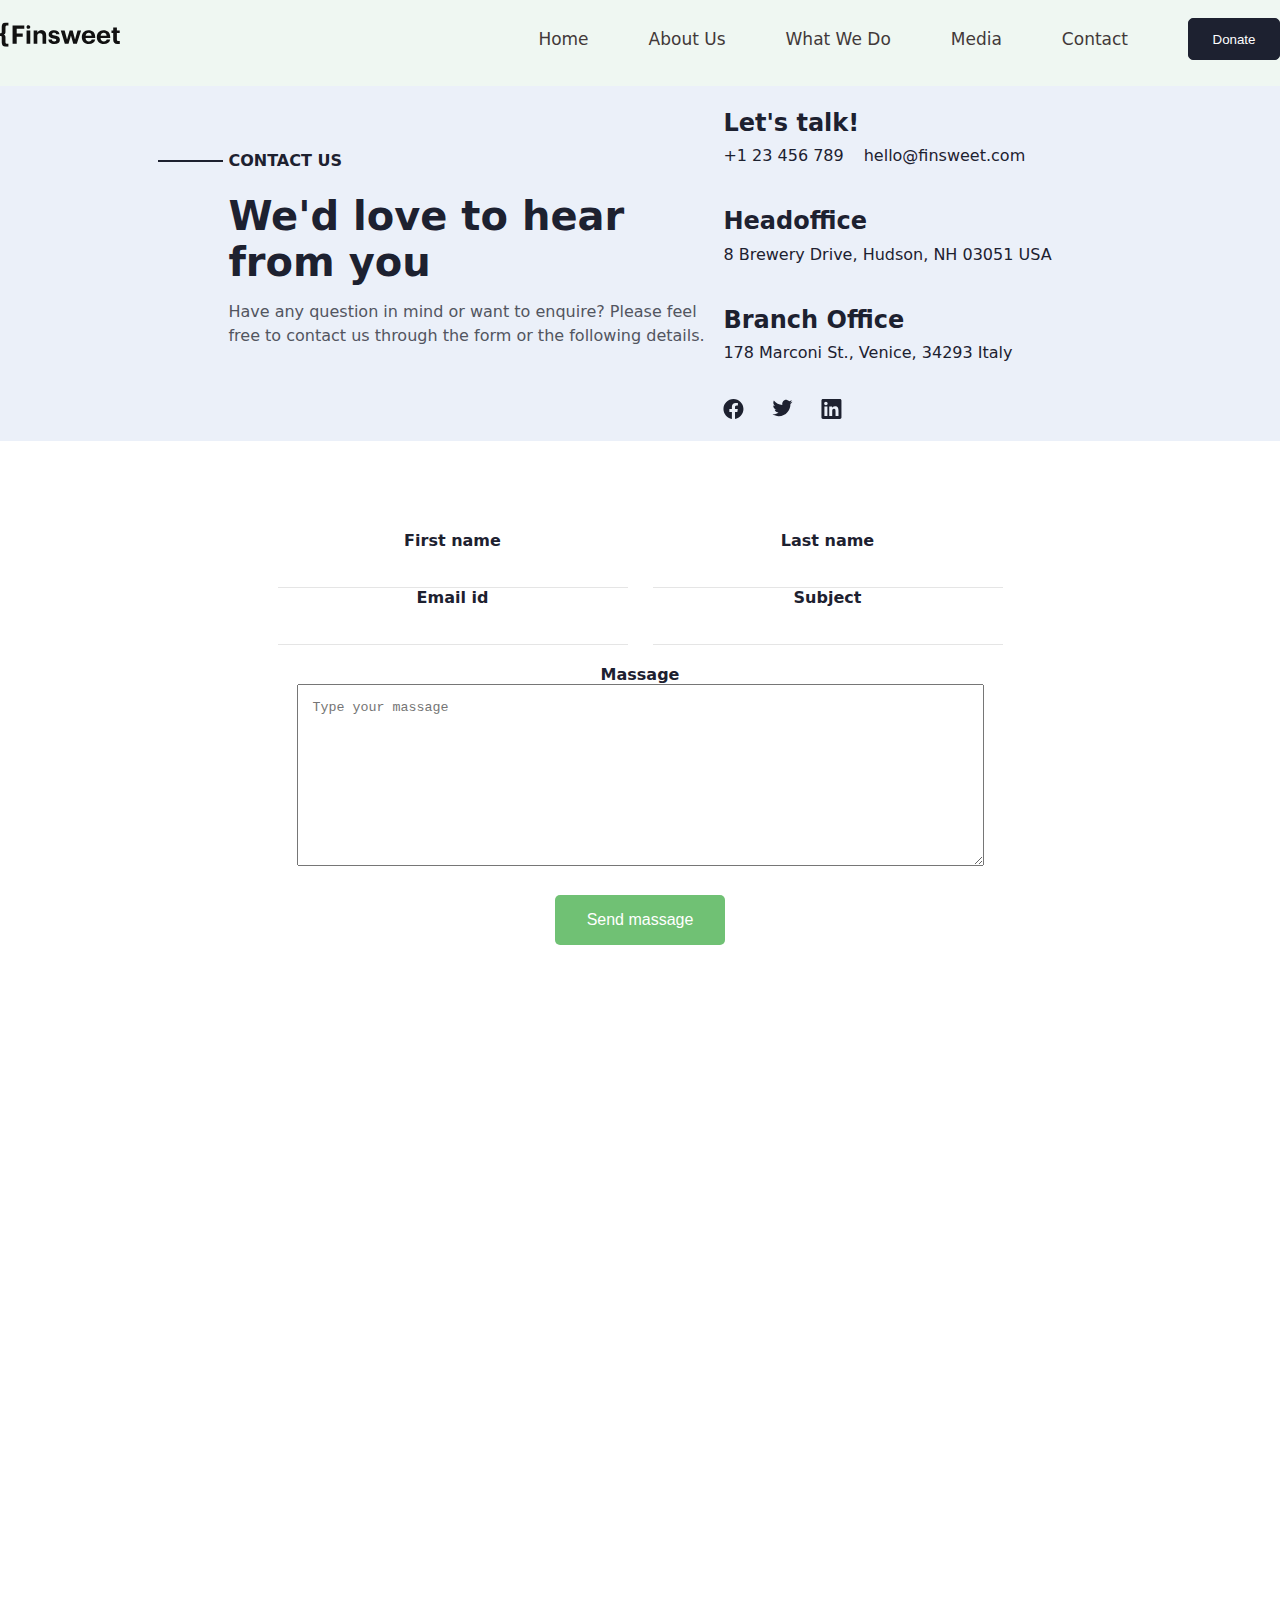
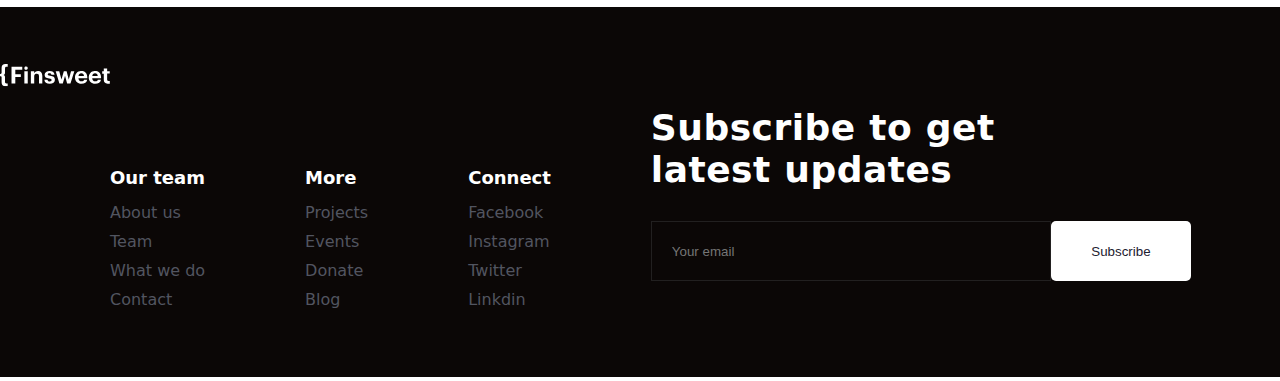
<file: contact.html>
<!DOCTYPE html>
<html lang="en">
  <head>
    <meta charset="UTF-8" />
    <meta http-equiv="X-UA-Compatible" content="IE=edge" />
    <meta name="viewport" content="width=device-width, initial-scale=1.0" />
    <title>Contact</title>
    <link rel="stylesheet" href="./css/main.css" />
  </head>
  <body>
    <header class="header back-color">
      <div class="container">
        <div class="block_post_header">
          <button class="header-burger d-n" data-burger>
            <div><span></span><span></span><span></span></div>
          </button>
          <h1>
            <a href="/">
              <img src="./img/Logo.svg" alt="logo" />
            </a>
          </h1>
          <nav class="navigation menu">
            <ul class="menu-list">
              <li class="menu-item"><a href="./index.html">Home</a></li>
              <li class="menu-item"><a href="./about-us.html">About Us</a></li>
              <li class="menu-item">
                <a href="./what-we-do.html">What We Do</a>
              </li>
              <li class="menu-item"><a href="/">Media</a></li>
              <li class="menu-item"><a href="/">Contact</a></li>
              <li class="menu-item">
                <a href="/"
                  ><button class="nav-btn" type="button">Donate</button></a
                >
              </li>
            </ul>
          </nav>
        </div>
      </div>
    </header>
    <main>
      <section class="sec-contact-us">
        <div class="container">
          <div class="contact-us">
            <div class="contact-hear">
              <div class="contact-hear_left">
                <div class="line">
                  <span></span>
                  <p>contact us</p>
                </div>
                <h2>We'd love to hear from you</h2>
                <p>
                  Have any question in mind or want to enquire? Please feel free
                  to contact us through the form or the following details.
                </p>
              </div>
              <div class="contact-hear_right">
                <div class="right_boxes">
                  <h4>Let's talk!</h4>
                  <div>
                    <p>+1 23 456 789</p>
                    <p>hello@finsweet.com</p>
                  </div>
                </div>
                <div class="right_boxes">
                  <h4>Headoffice</h4>
                  <div>
                    <p>8 Brewery Drive, Hudson, NH 03051 USA</p>
                  </div>
                </div>
                <div class="right_boxes">
                  <h4>Branch Office</h4>
                  <div>
                    <p>178 Marconi St., Venice, 34293 Italy</p>
                  </div>
                </div>
                <div class="icons">
                  <a href="/"
                    ><svg
                      width="21"
                      height="20"
                      viewBox="0 0 21 20"
                      fill="none"
                      xmlns="http://www.w3.org/2000/svg"
                    >
                      <path
                        d="M20.4512 10C20.4512 4.47715 15.974 0 10.4512 0C4.92832 0 0.451172 4.47715 0.451172 10C0.451172 14.9912 4.10801 19.1283 8.88867 19.8785V12.8906H6.34961V10H8.88867V7.79688C8.88867 5.29063 10.3816 3.90625 12.6658 3.90625C13.7596 3.90625 14.9043 4.10156 14.9043 4.10156V6.5625H13.6434C12.4012 6.5625 12.0137 7.3334 12.0137 8.125V10H14.7871L14.3437 12.8906H12.0137V19.8785C16.7943 19.1283 20.4512 14.9912 20.4512 10Z"
                        fill="#1D2130"
                      />
                    </svg>
                  </a>
                  <a href="/"
                    ><svg
                      width="21"
                      height="18"
                      viewBox="0 0 21 18"
                      fill="none"
                      xmlns="http://www.w3.org/2000/svg"
                    >
                      <path
                        d="M6.74297 17.1251C14.2883 17.1251 18.4164 10.8724 18.4164 5.45167C18.4164 5.27589 18.4125 5.0962 18.4047 4.92042C19.2077 4.33967 19.9007 3.62033 20.4512 2.7962C19.7033 3.12896 18.9092 3.34627 18.0961 3.44074C18.9522 2.92755 19.5933 2.12135 19.9004 1.17159C19.095 1.64892 18.2142 1.98563 17.2957 2.1673C16.6769 1.50976 15.8587 1.07439 14.9676 0.928498C14.0765 0.78261 13.1622 0.934331 12.366 1.3602C11.5697 1.78607 10.936 2.46238 10.5627 3.28455C10.1894 4.10672 10.0974 5.02897 10.3008 5.9087C8.66992 5.82686 7.07445 5.40321 5.61782 4.6652C4.16119 3.9272 2.87592 2.89132 1.84531 1.62472C1.3215 2.52782 1.16122 3.59649 1.39703 4.61353C1.63284 5.63057 2.24706 6.51966 3.11484 7.10011C2.46336 7.07943 1.82615 6.90402 1.25586 6.58839V6.63917C1.25528 7.58691 1.58292 8.50561 2.1831 9.2391C2.78327 9.97258 3.61894 10.4756 4.54805 10.6626C3.94455 10.8277 3.31116 10.8518 2.69687 10.7329C2.95905 11.548 3.46915 12.2609 4.15598 12.7721C4.84281 13.2833 5.67211 13.5673 6.52813 13.5845C5.07486 14.726 3.27965 15.3452 1.43164 15.3423C1.10391 15.3418 0.776504 15.3217 0.451172 15.2821C2.32855 16.4866 4.51245 17.1263 6.74297 17.1251Z"
                        fill="#1D2130"
                      />
                    </svg>
                  </a>
                  <a href="/">
                    <svg
                      width="21"
                      height="20"
                      viewBox="0 0 21 20"
                      fill="none"
                      xmlns="http://www.w3.org/2000/svg"
                    >
                      <path
                        d="M18.9707 0H1.92773C1.11133 0 0.451172 0.644531 0.451172 1.44141V18.5547C0.451172 19.3516 1.11133 20 1.92773 20H18.9707C19.7871 20 20.4512 19.3516 20.4512 18.5586V1.44141C20.4512 0.644531 19.7871 0 18.9707 0ZM6.38477 17.043H3.41602V7.49609H6.38477V17.043ZM4.90039 6.19531C3.94727 6.19531 3.17773 5.42578 3.17773 4.47656C3.17773 3.52734 3.94727 2.75781 4.90039 2.75781C5.84961 2.75781 6.61914 3.52734 6.61914 4.47656C6.61914 5.42187 5.84961 6.19531 4.90039 6.19531ZM17.4941 17.043H14.5293V12.4023C14.5293 11.2969 14.5098 9.87109 12.9863 9.87109C11.4434 9.87109 11.209 11.0781 11.209 12.3242V17.043H8.24805V7.49609H11.0918V8.80078H11.1309C11.5254 8.05078 12.4941 7.25781 13.9355 7.25781C16.9395 7.25781 17.4941 9.23438 17.4941 11.8047V17.043V17.043Z"
                        fill="#1D2130"
                      />
                    </svg>
                  </a>
                </div>
              </div>
            </div>
          </div>
        </div>
      </section>
      <section class="sec_email">
        <div class="container">
          <div class="email">
            <form>
              <div class="inputs">
                <div>
                  <label for="firstname">First name</label><br />
                  <input type="text" id="firstname" name="firstname" /><br />
                  <label for="email">Email id</label><br />
                  <input type="email" id="email" name="email" /><br />
                </div>
                <div>
                  <label for="lastname">Last name</label><br />
                  <input type="password" id="lastname" name="lastname" />
                  <label for="subject">Subject</label><br />
                  <input type="password" id="subject" name="subject" />
                </div>
              </div>
              <label for="massage">Massage</label>
              <textarea
                name="massage"
                id="massage"
                cols="80"
                rows="10"
                placeholder="Type your massage"
              ></textarea>
            </form>
            <button type="submit">Send massage</button>
          </div>
        </div>
      </section>
      <section class="sec-map">
        <div class="container">
          <iframe
            src="https://www.google.com/maps/embed?pb=!1m14!1m12!1m3!1d95901.41990287448!2d69.2518912!3d41.3106176!2m3!1f0!2f0!3f0!3m2!1i1024!2i768!4f13.1!5e0!3m2!1sru!2s!4v1677844848043!5m2!1sru!2s"
            width="1240"
            height="450"
            style="border: 0"
            allowfullscreen=""
            loading="lazy"
            referrerpolicy="no-referrer-when-downgrade"
          ></iframe>
        </div>
      </section>
    </main>
    <footer class="block_post-footer">
      <div class="container">
        <div class="footer-box-1">
          <h1>
            <a href="/">
              <img src="./img/White_Logo.svg" alt="logo" />
            </a>
          </h1>
          <nav class="footer-nav">
            <ul>
              <li><h4>Our team</h4></li>
              <li><a href="./about-us.html">About us</a></li>
              <li><a href="/">Team</a></li>
              <li><a href="./what-we-do.html">What we do</a></li>
              <li><a href="/">Contact</a></li>
            </ul>
            <ul>
              <li><h4>More</h4></li>
              <li><a href="/">Projects</a></li>
              <li><a href="/">Events</a></li>
              <li><a href="/">Donate</a></li>
              <li><a href="/">Blog</a></li>
            </ul>
            <ul>
              <li><h4>Connect</h4></li>
              <li><a href="/">Facebook</a></li>
              <li><a href="/">Instagram</a></li>
              <li><a href="/">Twitter</a></li>
              <li><a href="/">Linkdin</a></li>
            </ul>
          </nav>
          <div class="footer-box-2">
            <h2>Subscribe to get latest updates</h2>
            <input type="text" placeholder="Your email" />
            <button type="button">Subscribe</button>
          </div>
        </div>
      </div>
    </footer>
  </body>
</html>
</file>
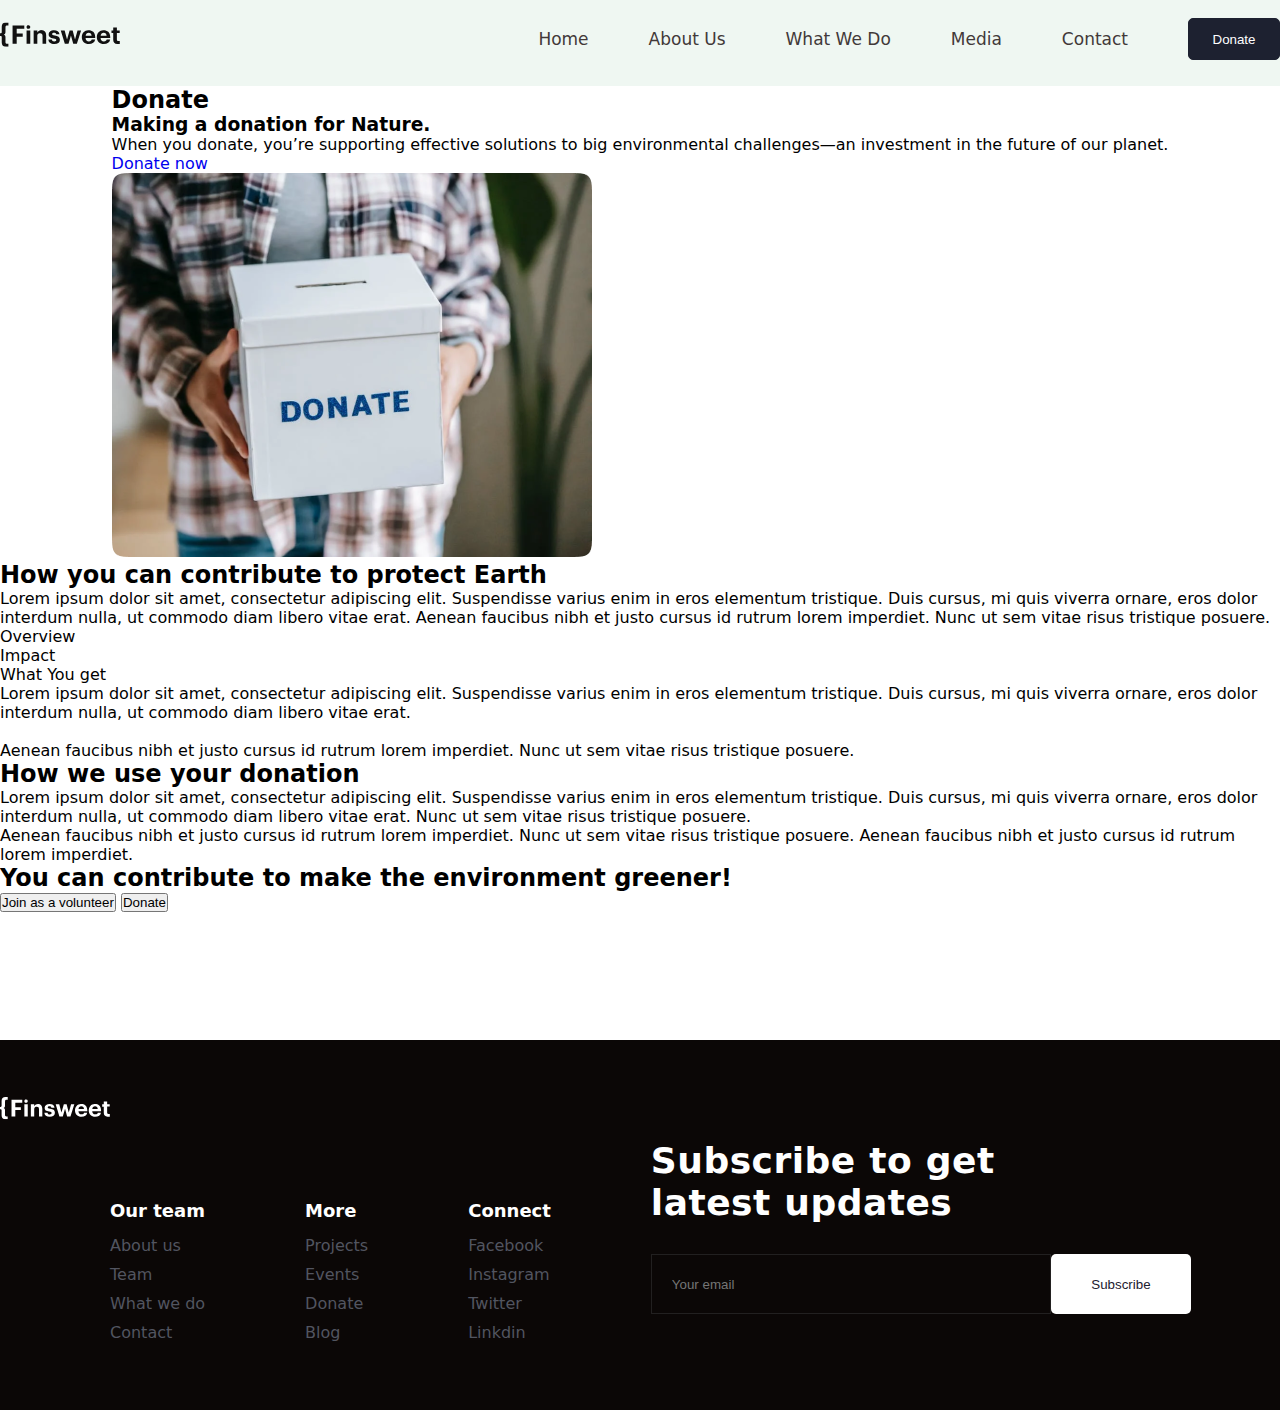
<file: donation.html>
<!DOCTYPE html>
<html lang="en">
  <head>
    <meta charset="UTF-8" />
    <meta http-equiv="X-UA-Compatible" content="IE=edge" />
    <meta name="viewport" content="width=device-width, initial-scale=1.0" />
    <title>Donation</title>
		<link rel="stylesheet" href="./css/main.css">
  </head>
  <body>
    <header class="header back-color">
      <div class="container">
        <div class="block_post_header">
          <button class="header-burger d-n" data-burger>
            <div><span></span><span></span><span></span></div>
          </button>
          <h1>
            <a href="/">
              <img src="./img/Logo.svg" alt="logo" />
            </a>
          </h1>
          <nav class="navigation menu">
            <ul class="menu-list">
              <li class="menu-item"><a href="./index.html">Home</a></li>
              <li class="menu-item"><a href="./about-us.html">About Us</a></li>
              <li class="menu-item">
                <a href="./what-we-do.html">What We Do</a>
              </li>
              <li class="menu-item"><a href="/">Media</a></li>
              <li class="menu-item"><a href="./contact.html">Contact</a></li>
              <li class="menu-item">
                <a href="./donation.html"
                  ><button class="nav-btn" type="button">Donate</button></a
                >
              </li>
            </ul>
          </nav>
        </div>
      </div>
    </header>
    <main class="main">
      <!-- HERO -->
      <section class="hero">
        <div class="container">
          <div class="hero__inner">
            <div class="hero__content">
              <h2 class="hero__donate">Donate</h2>
              <h3 class="hero__heading">Making a donation for Nature.</h3>
              <p class="hero__text">
                When you donate, you’re supporting effective solutions to big
                environmental challenges—an investment in the future of our
                planet.
              </p>
              <a class="hero__link button" href="#">Donate now</a>
            </div>
            <img class="hero__img" src="./img/donation_img.png" alt="Donate img" />
          </div>
        </div>
      </section>
      <!-- /HERO -->

      <!-- CONTRIBUTE -->
      <section class="contribute">
        <div class="container">
          <div class="contribute__inner">
            <div class="contribute__content">
              <h2 class="contribute__heading">
                How you can contribute to protect Earth
              </h2>
              <p class="contribute__text">
                Lorem ipsum dolor sit amet, consectetur adipiscing elit.
                Suspendisse varius enim in eros elementum tristique. Duis
                cursus, mi quis viverra ornare, eros dolor interdum nulla, ut
                commodo diam libero vitae erat. Aenean faucibus nibh et justo
                cursus id rutrum lorem imperdiet. Nunc ut sem vitae risus
                tristique posuere.
              </p>
            </div>
            <div class="contribute__filter">
              <ul class="contribute__list">
                <li class="contribute__item">Overview</li>
                <li class="contribute__item">Impact</li>
                <li class="contribute__item">What You get</li>
              </ul>
              <p class="contribute__text">
                Lorem ipsum dolor sit amet, consectetur adipiscing elit.
                Suspendisse varius enim in eros elementum tristique. Duis
                cursus, mi quis viverra ornare, eros dolor interdum nulla, ut
                commodo diam libero vitae erat.
                <br />
                <br />
                Aenean faucibus nibh et justo cursus id rutrum lorem imperdiet.
                Nunc ut sem vitae risus tristique posuere.
              </p>
            </div>
          </div>
        </div>
      </section>
      <!-- /CONTRIBUTE -->

      <!-- HOW USE -->
      <section class="how-use">
        <div class="container how-use__inner">
          <h2 class="how-use__heading">How we use your donation</h2>
          <p class="how-use__text">
            Lorem ipsum dolor sit amet, consectetur adipiscing elit. Suspendisse
            varius enim in eros elementum tristique. Duis cursus, mi quis
            viverra ornare, eros dolor interdum nulla, ut commodo diam libero
            vitae erat. Nunc ut sem vitae risus tristique posuere.
          </p>
          <p class="how-use__text">
            Aenean faucibus nibh et justo cursus id rutrum lorem imperdiet. Nunc
            ut sem vitae risus tristique posuere. Aenean faucibus nibh et justo
            cursus id rutrum lorem imperdiet.
          </p>
        </div>
      </section>
      <!-- /HOW USE -->

      <!-- JOIN -->
      <section class="join">
        <div class="container">
          <div class="join__inner">
            <h2 class="join__heading">
              You can contribute to make the environment greener!
            </h2>
            <div class="join__button-wrapper">
              <button class="join__add-btn">Join as a volunteer</button>
              <button class="join__donate-btn">Donate</button>
            </div>
          </div>
        </div>
      </section>
      <!-- /JOIN -->
    </main>
    <footer class="block_post-footer">
      <div class="container">
        <div class="footer-box-1">
          <h1>
            <a href="/">
              <img src="./img/White_Logo.svg" alt="logo" />
            </a>
          </h1>
          <nav class="footer-nav">
            <ul>
              <li><h4>Our team</h4></li>
              <li><a href="./about-us.html">About us</a></li>
              <li><a href="/">Team</a></li>
              <li><a href="./what-we-do.html">What we do</a></li>
              <li><a href="./contact.html">Contact</a></li>
            </ul>
            <ul>
              <li><h4>More</h4></li>
              <li><a href="/">Projects</a></li>
              <li><a href="/">Events</a></li>
              <li><a href="/">Donate</a></li>
              <li><a href="/">Blog</a></li>
            </ul>
            <ul>
              <li><h4>Connect</h4></li>
              <li><a href="/">Facebook</a></li>
              <li><a href="/">Instagram</a></li>
              <li><a href="/">Twitter</a></li>
              <li><a href="/">Linkdin</a></li>
            </ul>
          </nav>
          <div class="footer-box-2">
            <h2>Subscribe to get latest updates</h2>
            <input type="text" placeholder="Your email" />
            <button type="button">Subscribe</button>
          </div>
        </div>
      </div>
    </footer>
  </body>
</html>
</file>
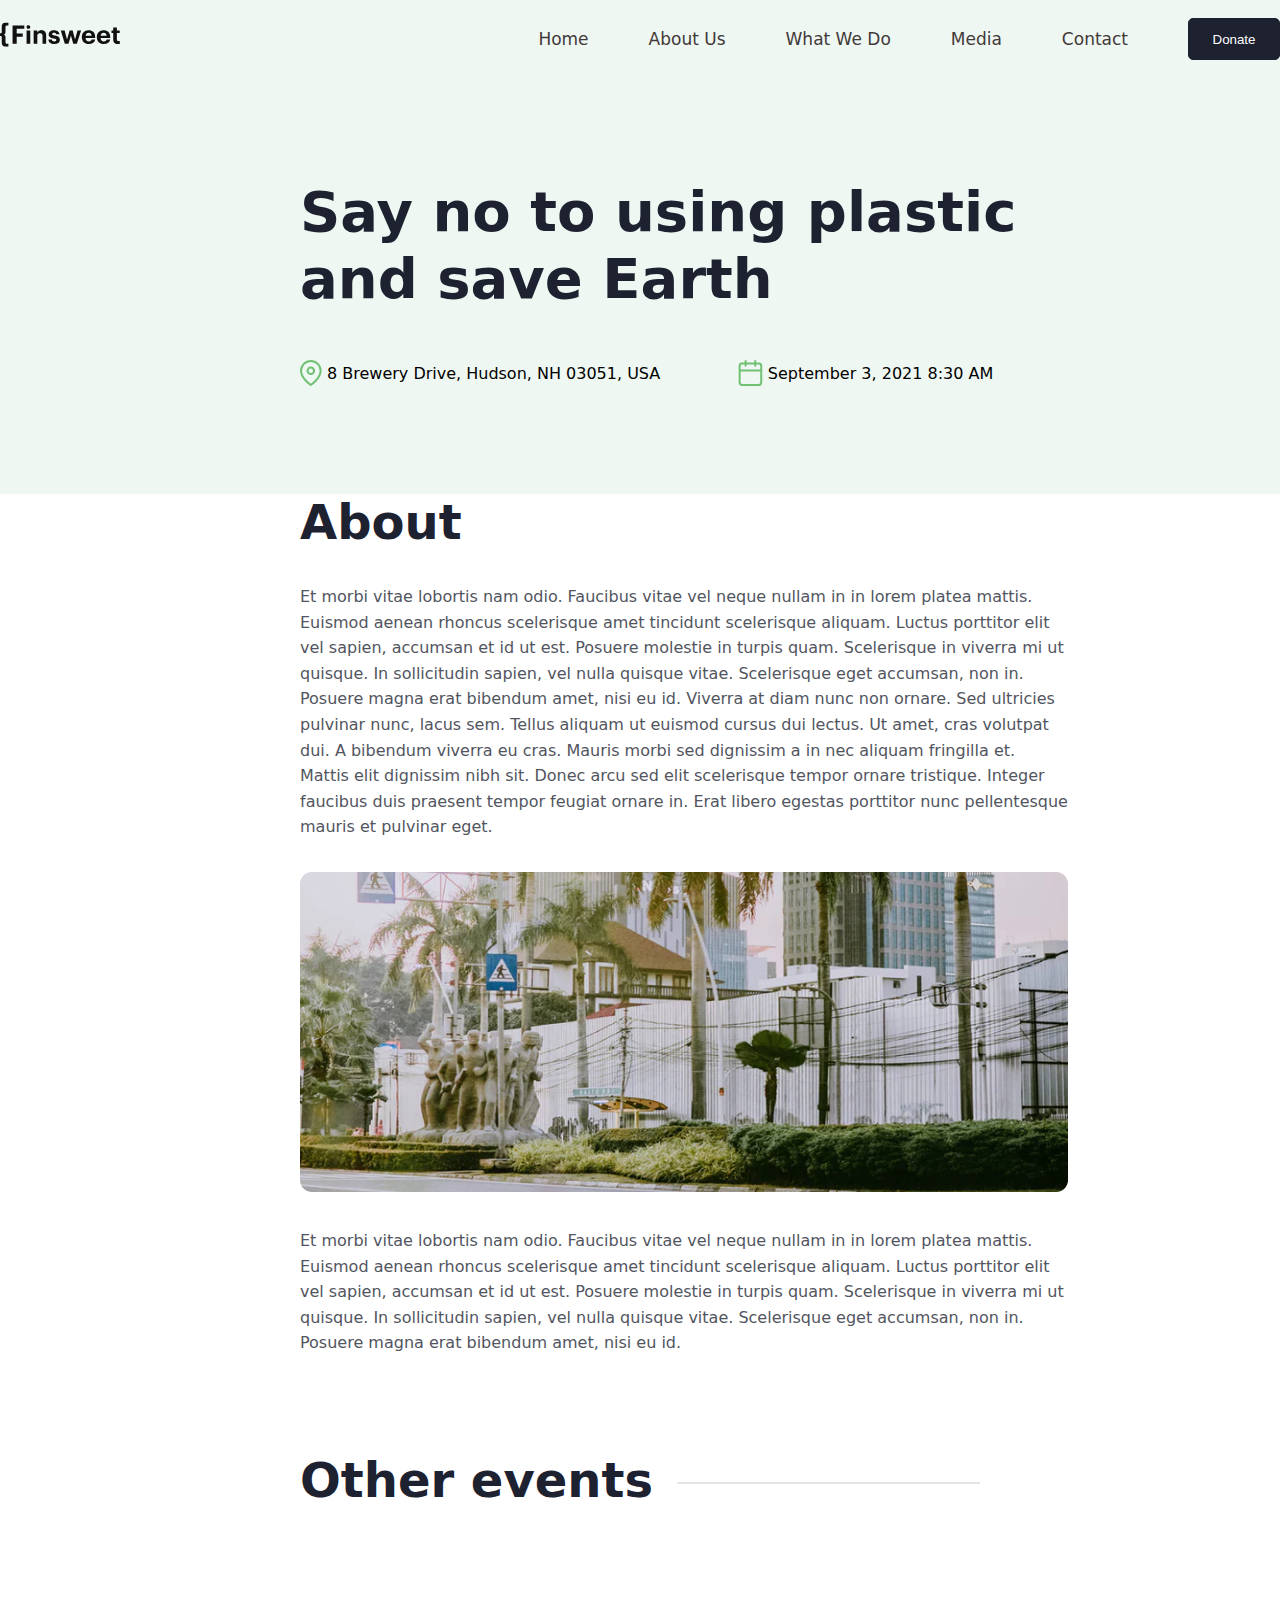
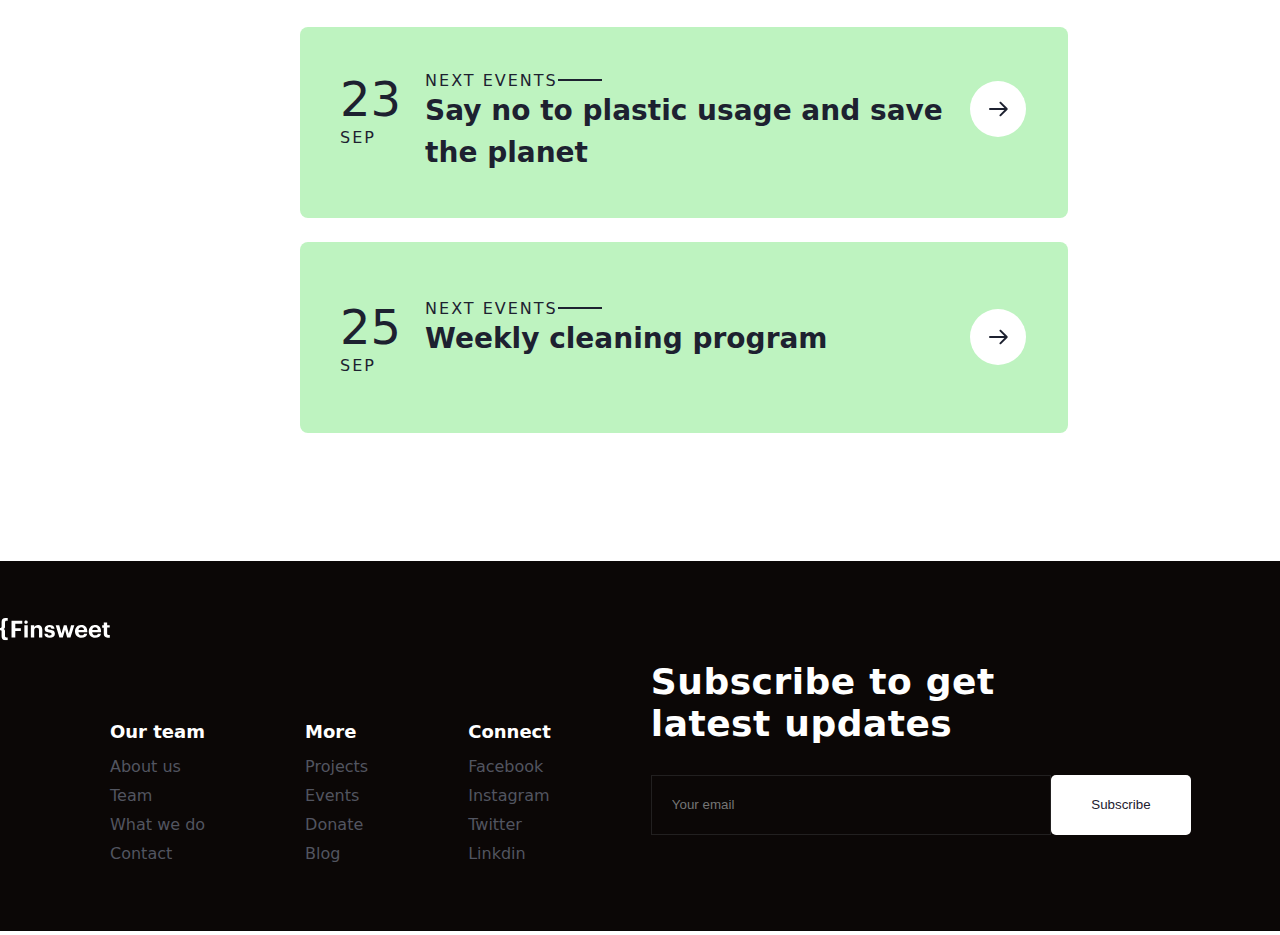
<file: event.html>
<!DOCTYPE html>
<html lang="en">
  <head>
    <meta charset="UTF-8" />
    <meta http-equiv="X-UA-Compatible" content="IE=edge" />
    <meta name="viewport" content="width=device-width, initial-scale=1.0" />
    <title>Event Read More</title>
    <link rel="stylesheet" href="./css/main.css" />
  </head>
  <body>
    <header class="header back-color">
      <div class="container">
        <div class="block_post_header">
          <button class="header-burger d-n" data-burger>
            <div><span></span><span></span><span></span></div>
          </button>
          <h1>
            <a href="/">
              <img src="./img/Logo.svg" alt="logo" />
            </a>
          </h1>
          <nav class="navigation menu">
            <ul class="menu-list">
              <li class="menu-item"><a href="./index.html">Home</a></li>
              <li class="menu-item"><a href="./about-us.html">About Us</a></li>
              <li class="menu-item"><a href="./what-we-do.html">What We Do</a></li>
              <li class="menu-item"><a href="/">Media</a></li>
              <li class="menu-item"><a href="./contact.html">Contact</a></li>
              <li class="menu-item">
                <a href="/"
                  ><button class="nav-btn" type="button">Donate</button></a
                >
              </li>
            </ul>
          </nav>
        </div>
				<div class="data-box">
          <h2 class="title-data">Say no to using plastic and save Earth</h2>
          <div class="data-info">
            <span
              ><svg
                width="22"
                height="26"
                viewBox="0 0 22 26"
                fill="none"
                xmlns="http://www.w3.org/2000/svg"
              >
                <path
                  d="M20.6364 10.8182C20.6364 18.4545 10.8182 25 10.8182 25C10.8182 25 1 18.4545 1 10.8182C1 8.21424 2.03441 5.71695 3.87568 3.87568C5.71694 2.03441 8.21424 1 10.8182 1C13.4221 1 15.9194 2.03441 17.7607 3.87568C19.6019 5.71695 20.6364 8.21424 20.6364 10.8182Z"
                  stroke="#70C174"
                  stroke-width="2"
                  stroke-linecap="round"
                  stroke-linejoin="round"
                />
                <path
                  d="M10.822 14.0918C12.6295 14.0918 14.0948 12.6266 14.0948 10.8191C14.0948 9.01164 12.6295 7.54639 10.822 7.54639C9.01457 7.54639 7.54932 9.01164 7.54932 10.8191C7.54932 12.6266 9.01457 14.0918 10.822 14.0918Z"
                  stroke="#70C174"
                  stroke-width="2"
                  stroke-linecap="round"
                  stroke-linejoin="round"
                />
              </svg>
              8 Brewery Drive, Hudson, NH 03051, USA
            </span>
            <span>
              <svg
                width="25"
                height="26"
                viewBox="0 0 25 26"
                fill="none"
                xmlns="http://www.w3.org/2000/svg"
              >
                <path
                  d="M17.2357 1V5.7999M7.63519 1V5.7999M1.63672 10.6001H23.2363M4.03667 3.40049H20.8363C22.1618 3.40049 23.2363 4.47499 23.2363 5.80044V22.6001C23.2363 23.9256 22.1618 25 20.8363 25H4.03667C2.71121 25 1.63672 23.9256 1.63672 22.6001V5.80044C1.63672 4.47499 2.71121 3.40049 4.03667 3.40049Z"
                  stroke="#70C174"
                  stroke-width="2"
                  stroke-linecap="round"
                  stroke-linejoin="round"
                />
              </svg>
              September 3, 2021 8:30 AM
            </span>
          </div>
        </div>
      </div>
      </div>
    </header>
    <main>
      <div class="container">
        <div class="about-box">
          <h2 class="title-h2">About</h2>
          <p class="about-first__info">
            Et morbi vitae lobortis nam odio. Faucibus vitae vel neque nullam in
            in lorem platea mattis. Euismod aenean rhoncus scelerisque amet
            tincidunt scelerisque aliquam. Luctus porttitor elit vel sapien,
            accumsan et id ut est. Posuere molestie in turpis quam. Scelerisque
            in viverra mi ut quisque. In sollicitudin sapien, vel nulla quisque
            vitae. Scelerisque eget accumsan, non in. Posuere magna erat
            bibendum amet, nisi eu id. Viverra at diam nunc non ornare. Sed
            ultricies pulvinar nunc, lacus sem. Tellus aliquam ut euismod cursus
            dui lectus. Ut amet, cras volutpat dui. A bibendum viverra eu cras.
            Mauris morbi sed dignissim a in nec aliquam fringilla et. Mattis
            elit dignissim nibh sit. Donec arcu sed elit scelerisque tempor
            ornare tristique. Integer faucibus duis praesent tempor feugiat
            ornare in. Erat libero egestas porttitor nunc pellentesque mauris et
            pulvinar eget.
          </p>
          <img
            src="./img/Event_read_more_img.png"
            alt="About image"
            width="768px"
            height="320px"
          />
          <p class="about-second__info">
            Et morbi vitae lobortis nam odio. Faucibus vitae vel neque nullam in
            in lorem platea mattis. Euismod aenean rhoncus scelerisque amet
            tincidunt scelerisque aliquam. Luctus porttitor elit vel sapien,
            accumsan et id ut est. Posuere molestie in turpis quam. Scelerisque
            in viverra mi ut quisque. In sollicitudin sapien, vel nulla quisque
            vitae. Scelerisque eget accumsan, non in. Posuere magna erat
            bibendum amet, nisi eu id.
          </p>
        </div>
        <div class="other-events__box">
          <div class="title-line">
            <h2 class="title-h2" style="margin-bottom: 48px">Other events</h2>
            <span class="line-events"></span>
          </div>
          <div class="events">
            <div class="event">
              <div class="data-event">
                <div class="data-event__info">
                  <span class="data-day">23</span>
                  <p class="data-month">SEP</p>
                </div>
                <div class="events-title__boxes">
                  <div class="events-title">
                    <div class="next-events__box">
                      <h4 class="next-events__title">NEXT EVENTS</h4>
                      <span class="next-events__line"></span>
                    </div>
                    <h2 class="next-events__info">
                      Say no to plastic usage and save the planet
                    </h2>
                  </div>
                  <div class="arrow-events">
                    <svg
                      style="margin-top: 10px"
                      width="56"
                      height="56"
                      viewBox="0 0 56 56"
                      fill="none"
                      xmlns="http://www.w3.org/2000/svg"
                    >
                      <circle cx="28" cy="28" r="28" fill="white" />
                      <path
                        d="M37.4571 28.7071C37.8476 28.3166 37.8476 27.6834 37.4571 27.2929L31.0931 20.9289C30.7026 20.5384 30.0695 20.5384 29.6789 20.9289C29.2884 21.3195 29.2884 21.9526 29.6789 22.3431L35.3358 28L29.6789 33.6569C29.2884 34.0474 29.2884 34.6805 29.6789 35.0711C30.0695 35.4616 30.7026 35.4616 31.0931 35.0711L37.4571 28.7071ZM19.25 29L36.75 29L36.75 27L19.25 27L19.25 29Z"
                        fill="#1D2130"
                      />
                    </svg>
                  </div>
                </div>
              </div>
            </div>
            <div class="event" style="margin-top: 24px">
              <div class="data-event">
                <div class="data-event__info">
                  <span class="data-day">25</span>
                  <p class="data-month">SEP</p>
                </div>
                <div class="events-title__boxes">
                  <div class="events-title">
                    <div class="next-events__box">
                      <h4 class="next-events__title">NEXT EVENTS</h4>
                      <span class="next-events__line"></span>
                    </div>
                    <h2 class="next-events__info">Weekly cleaning program</h2>
                  </div>
                  <div class="arrow-events">
                    <svg
                      style="margin-top: 10px"
                      width="56"
                      height="56"
                      viewBox="0 0 56 56"
                      fill="none"
                      xmlns="http://www.w3.org/2000/svg"
                    >
                      <circle cx="28" cy="28" r="28" fill="white" />
                      <path
                        d="M37.4571 28.7071C37.8476 28.3166 37.8476 27.6834 37.4571 27.2929L31.0931 20.9289C30.7026 20.5384 30.0695 20.5384 29.6789 20.9289C29.2884 21.3195 29.2884 21.9526 29.6789 22.3431L35.3358 28L29.6789 33.6569C29.2884 34.0474 29.2884 34.6805 29.6789 35.0711C30.0695 35.4616 30.7026 35.4616 31.0931 35.0711L37.4571 28.7071ZM19.25 29L36.75 29L36.75 27L19.25 27L19.25 29Z"
                        fill="#1D2130"
                      />
                    </svg>
                  </div>
                </div>
              </div>
            </div>
          </div>
        </div>
      </div>
    </main>
    <footer class="block_post-footer">
      <div class="container">
        <div class="footer-box-1">
          <h1>
            <a href="/">
              <img src="./img/White_Logo.svg" alt="logo" />
            </a>
          </h1>
          <nav class="footer-nav">
            <ul>
              <li><h4>Our team</h4></li>
              <li><a href="./about-us.html">About us</a></li>
              <li><a href="/">Team</a></li>
              <li><a href="./what-we-do.html">What we do</a></li>
              <li><a href="./contact.html">Contact</a></li>
            </ul>
            <ul>
              <li><h4>More</h4></li>
              <li><a href="/">Projects</a></li>
              <li><a href="/">Events</a></li>
              <li><a href="/">Donate</a></li>
              <li><a href="/">Blog</a></li>
            </ul>
            <ul>
              <li><h4>Connect</h4></li>
              <li><a href="/">Facebook</a></li>
              <li><a href="/">Instagram</a></li>
              <li><a href="/">Twitter</a></li>
              <li><a href="/">Linkdin</a></li>
            </ul>
          </nav>
          <div class="footer-box-2">
            <h2>Subscribe to get latest updates</h2>
            <input type="text" placeholder="Your email" />
            <button type="button">Subscribe</button>
          </div>
        </div>
      </div>
    </footer>
  </body>
</html>
</file>
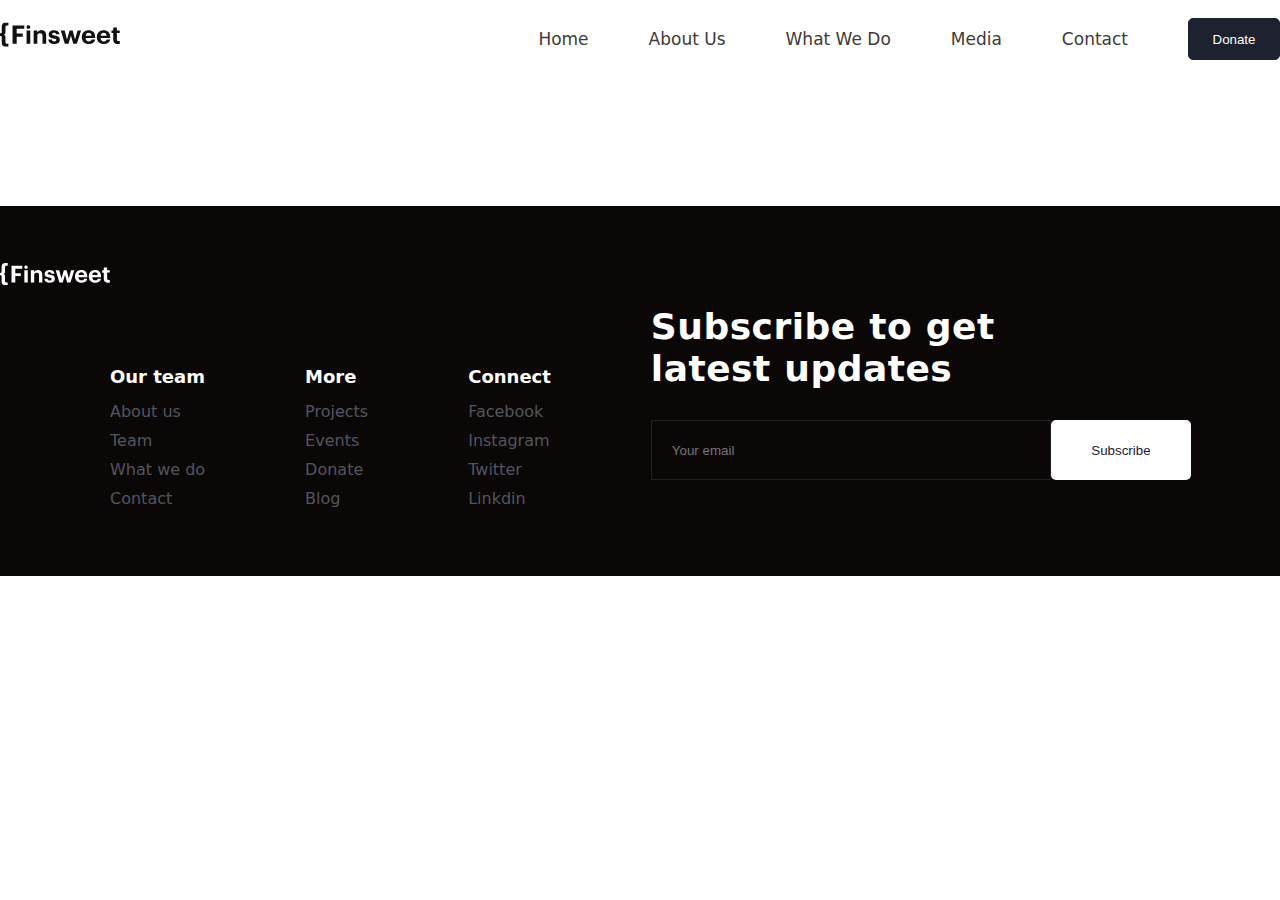
<file: media.html>
<!DOCTYPE html>
<html lang="en">
  <head>
    <meta charset="UTF-8" />
    <meta http-equiv="X-UA-Compatible" content="IE=edge" />
    <meta name="viewport" content="width=device-width, initial-scale=1.0" />
    <title>Media</title>
    <link rel="stylesheet" href="./css/main.css" />
  </head>
  <body>
    <header class="header">
      <div class="container">
        <div class="block_post_header">
          <button class="header-burger d-n" data-burger>
            <div><span></span><span></span><span></span></div>
          </button>
          <h1>
            <a href="/">
              <img src="./img/Logo.svg" alt="logo" />
            </a>
          </h1>
          <nav class="navigation menu">
            <ul class="menu-list">
              <li class="menu-item"><a href="/">Home</a></li>
              <li class="menu-item"><a href="./about-us.html">About Us</a></li>
              <li class="menu-item">
                <a href="./what-we-do.html">What We Do</a>
              </li>
              <li class="menu-item"><a href="./media.html">Media</a></li>
              <li class="menu-item"><a href="./contact.html">Contact</a></li>
              <li class="menu-item">
                <a href="/"
                  ><button class="nav-btn" type="button">Donate</button></a
                >
              </li>
            </ul>
          </nav>
        </div>
      </div>
    </header>
    <footer class="block_post-footer">
      <div class="container">
        <div class="footer-box-1">
          <h1>
            <a href="/">
              <img src="./img/White_Logo.svg" alt="logo" />
            </a>
          </h1>
          <nav class="footer-nav">
            <ul>
              <li><h4>Our team</h4></li>
              <li><a href="./about-us.html">About us</a></li>
              <li><a href="/">Team</a></li>
              <li><a href="./what-we-do.html">What we do</a></li>
              <li><a href="./contact.html">Contact</a></li>
            </ul>
            <ul>
              <li><h4>More</h4></li>
              <li><a href="/">Projects</a></li>
              <li><a href="./event.html">Events</a></li>
              <li><a href="./donation.html">Donate</a></li>
              <li><a href="./blog_post.html">Blog</a></li>
            </ul>
            <ul>
              <li><h4>Connect</h4></li>
              <li><a href="/">Facebook</a></li>
              <li><a href="/">Instagram</a></li>
              <li><a href="/">Twitter</a></li>
              <li><a href="/">Linkdin</a></li>
            </ul>
          </nav>
          <div class="footer-box-2">
            <h2>Subscribe to get latest updates</h2>
            <input type="text" placeholder="Your email" />
            <button type="button">Subscribe</button>
          </div>
        </div>
      </div>
    </footer>
  </body>
</html>
</file>
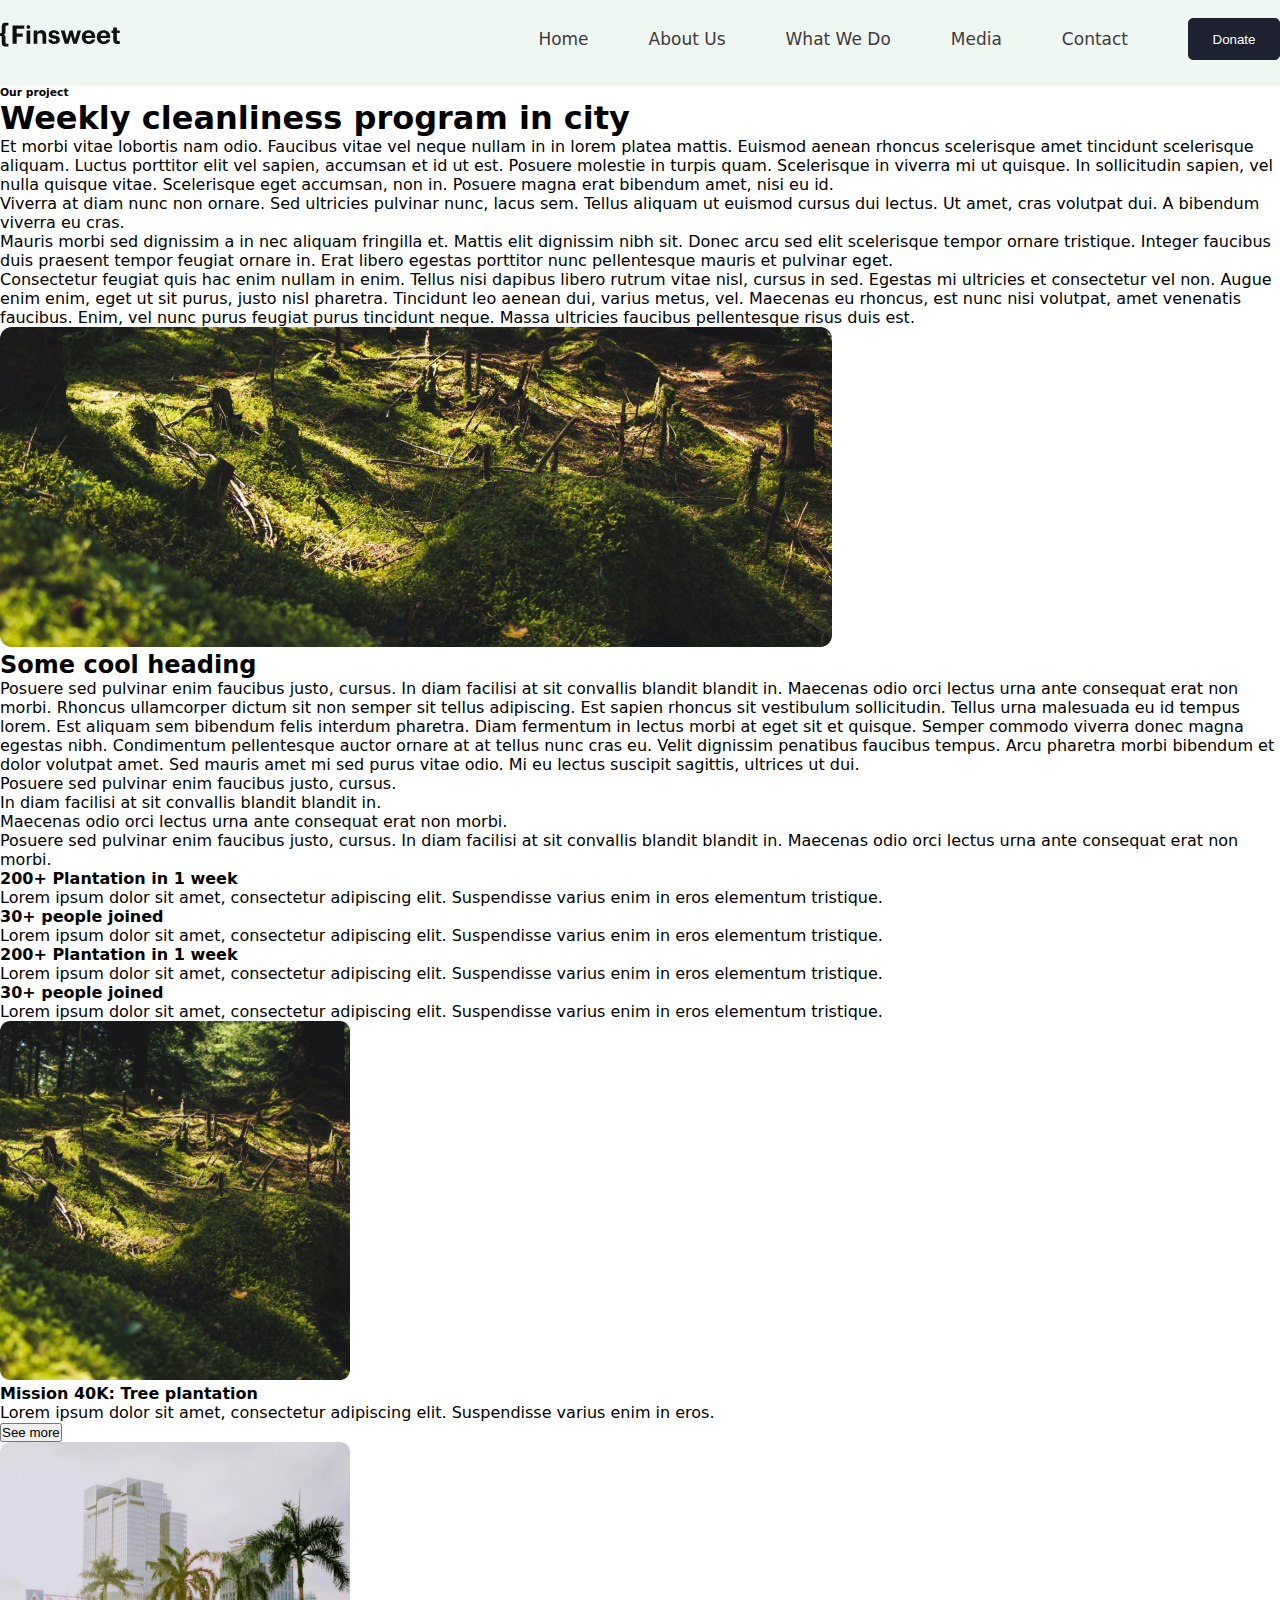
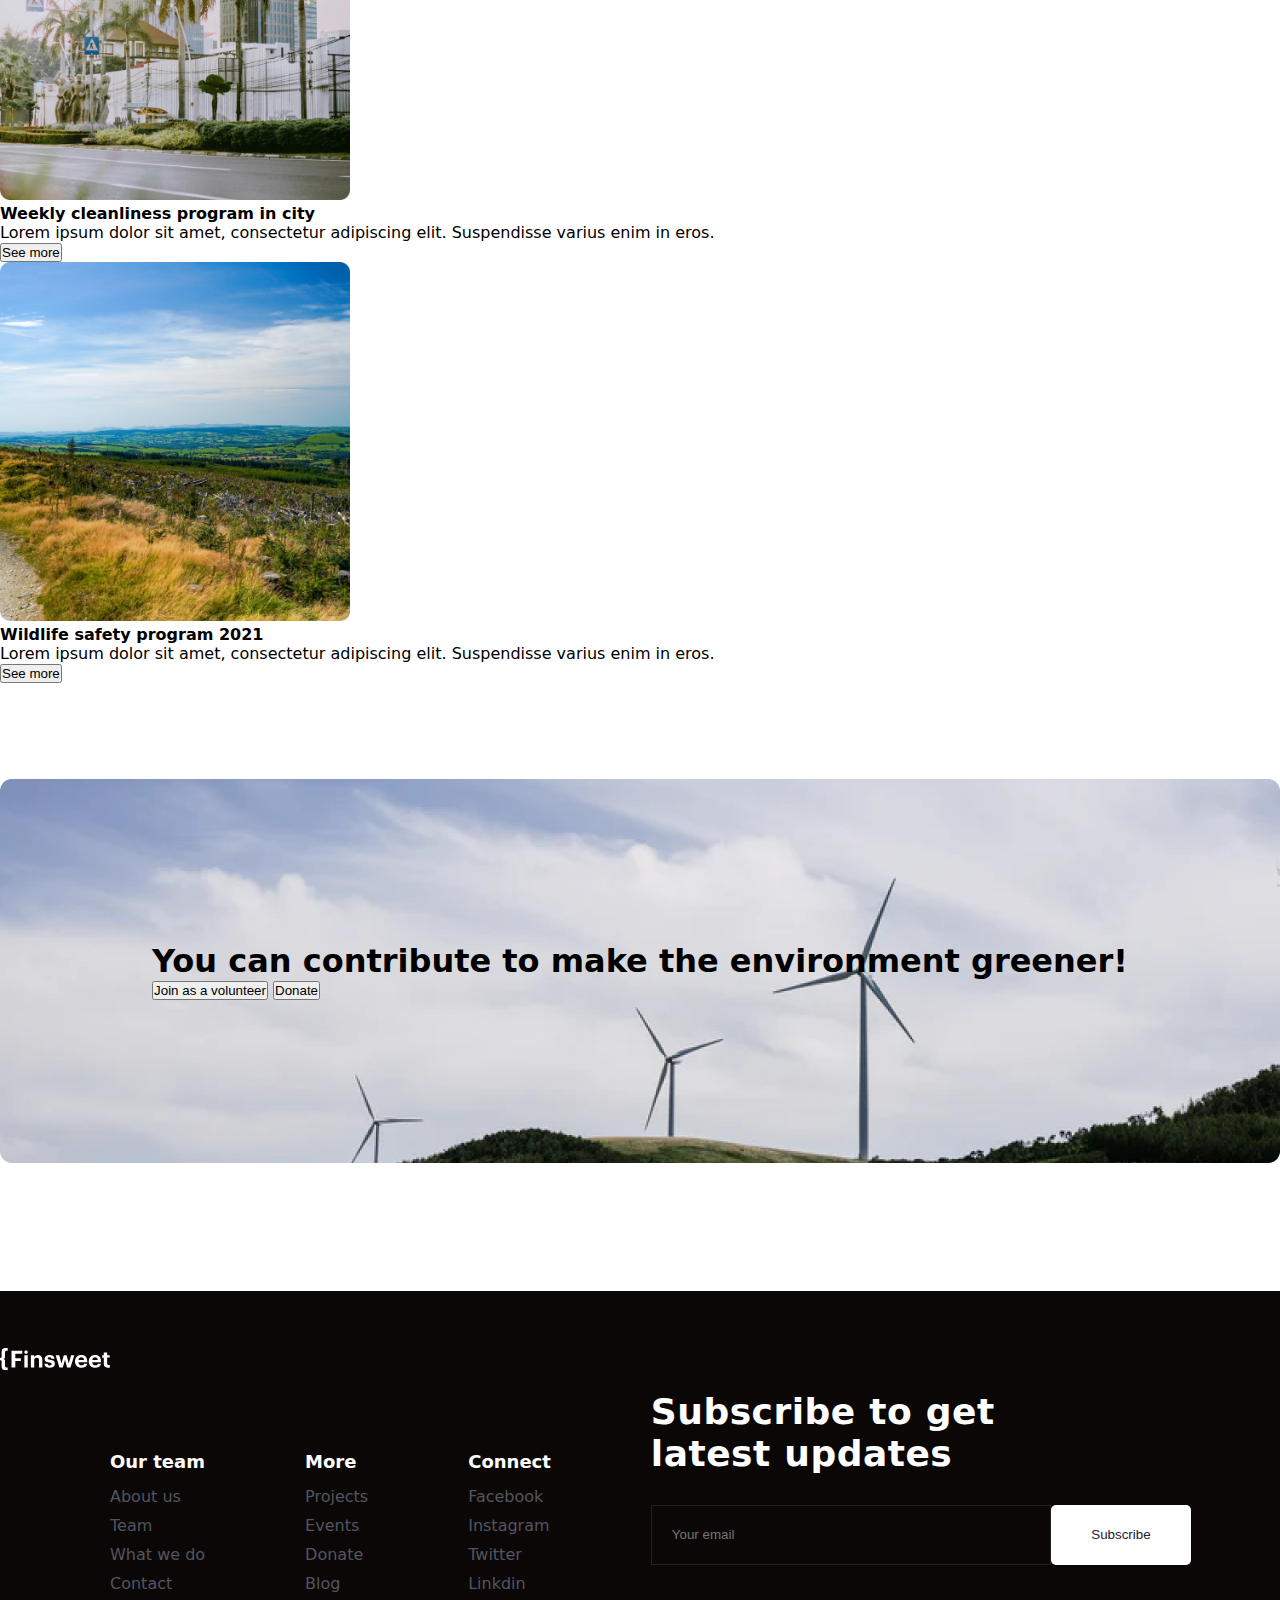
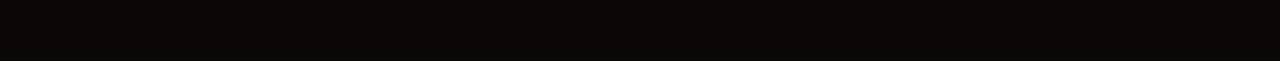
<file: project_r.html>
<!DOCTYPE html>
<html lang="en">
  <head>
    <meta charset="UTF-8" />
    <meta http-equiv="X-UA-Compatible" content="IE=edge" />
    <meta name="viewport" content="width=device-width, initial-scale=1.0" />
    <title>Project Read More</title>
    <link rel="stylesheet" href="./css/main.css" />
  </head>
  <body>
    <header class="header back-color">
      <div class="container">
        <div class="block_post_header">
          <button class="header-burger d-n" data-burger>
            <div><span></span><span></span><span></span></div>
          </button>
          <h1>
            <a href="/">
              <img src="./img/Logo.svg" alt="logo" />
            </a>
          </h1>
          <nav class="navigation menu">
            <ul class="menu-list">
              <li class="menu-item"><a href="./index.html">Home</a></li>
              <li class="menu-item"><a href="./about-us.html">About Us</a></li>
              <li class="menu-item">
                <a href="./what-we-do.html">What We Do</a>
              </li>
              <li class="menu-item"><a href="/">Media</a></li>
              <li class="menu-item"><a href="./contact.html">Contact</a></li>
              <li class="menu-item">
                <a href="./donation.html"
                  ><button class="nav-btn" type="button">Donate</button></a
                >
              </li>
            </ul>
          </nav>
        </div>
      </div>
    </header>
    <main>
      <section class="information">
        <div class="container">
          <div class="information__inner">
            <h6>Our project</h6>
            <h1>Weekly cleanliness program in city</h1>
            <p>
              Et morbi vitae lobortis nam odio. Faucibus vitae vel neque nullam
              in in lorem platea mattis. Euismod aenean rhoncus scelerisque amet
              tincidunt scelerisque aliquam. Luctus porttitor elit vel sapien,
              accumsan et id ut est. Posuere molestie in turpis quam.
              Scelerisque in viverra mi ut quisque. In sollicitudin sapien, vel
              nulla quisque vitae. Scelerisque eget accumsan, non in. Posuere
              magna erat bibendum amet, nisi eu id.
            </p>
            <p>
              Viverra at diam nunc non ornare. Sed ultricies pulvinar nunc,
              lacus sem. Tellus aliquam ut euismod cursus dui lectus. Ut amet,
              cras volutpat dui. A bibendum viverra eu cras.
            </p>
            <p>
              Mauris morbi sed dignissim a in nec aliquam fringilla et. Mattis
              elit dignissim nibh sit. Donec arcu sed elit scelerisque tempor
              ornare tristique. Integer faucibus duis praesent tempor feugiat
              ornare in. Erat libero egestas porttitor nunc pellentesque mauris
              et pulvinar eget.
            </p>
            <p>
              Consectetur feugiat quis hac enim nullam in enim. Tellus nisi
              dapibus libero rutrum vitae nisl, cursus in sed. Egestas mi
              ultricies et consectetur vel non. Augue enim enim, eget ut sit
              purus, justo nisl pharetra. Tincidunt leo aenean dui, varius
              metus, vel. Maecenas eu rhoncus, est nunc nisi volutpat, amet
              venenatis faucibus. Enim, vel nunc purus feugiat purus tincidunt
              neque. Massa ultricies faucibus pellentesque risus duis est.
            </p>

            <img
              src="./img/Project_read_more_img.png"
              alt="project-read-more-img"
            />
            <h2>Some cool heading</h2>
            <p>
              Posuere sed pulvinar enim faucibus justo, cursus. In diam facilisi
              at sit convallis blandit blandit in. Maecenas odio orci lectus
              urna ante consequat erat non morbi. Rhoncus ullamcorper dictum sit
              non semper sit tellus adipiscing. Est sapien rhoncus sit
              vestibulum sollicitudin. Tellus urna malesuada eu id tempus lorem.
              Est aliquam sem bibendum felis interdum pharetra. Diam fermentum
              in lectus morbi at eget sit et quisque. Semper commodo viverra
              donec magna egestas nibh. Condimentum pellentesque auctor ornare
              at at tellus nunc cras eu. Velit dignissim penatibus faucibus
              tempus. Arcu pharetra morbi bibendum et dolor volutpat amet. Sed
              mauris amet mi sed purus vitae odio. Mi eu lectus suscipit
              sagittis, ultrices ut dui.
            </p>
            <ul>
              <li>Posuere sed pulvinar enim faucibus justo, cursus.</li>
              <li>In diam facilisi at sit convallis blandit blandit in.</li>
              <li>
                Maecenas odio orci lectus urna ante consequat erat non morbi.
              </li>
            </ul>
            <p>
              Posuere sed pulvinar enim faucibus justo, cursus. In diam facilisi
              at sit convallis blandit blandit in. Maecenas odio orci lectus
              urna ante consequat erat non morbi.
            </p>
          </div>
        </div>
      </section>
      <section class="features">
        <div class="container">
          <div class="features__inner">
            <div class="features__inner-wrap">
              <div class="features__inner-wrap-content">
                <h4>200+ Plantation in 1 week</h4>
                <p>
                  Lorem ipsum dolor sit amet, consectetur adipiscing elit.
                  Suspendisse varius enim in eros elementum tristique.
                </p>
              </div>
              <div class="features__inner-wrap-content">
                <h4>30+ people joined</h4>
                <p>
                  Lorem ipsum dolor sit amet, consectetur adipiscing elit.
                  Suspendisse varius enim in eros elementum tristique.
                </p>
              </div>
            </div>
            <div class="features__inner-wrap">
              <div class="features__inner-wrap-content">
                <h4>200+ Plantation in 1 week</h4>
                <p>
                  Lorem ipsum dolor sit amet, consectetur adipiscing elit.
                  Suspendisse varius enim in eros elementum tristique.
                </p>
              </div>
              <div class="features__inner-wrap-content">
                <h4>30+ people joined</h4>
                <p>
                  Lorem ipsum dolor sit amet, consectetur adipiscing elit.
                  Suspendisse varius enim in eros elementum tristique.
                </p>
              </div>
            </div>
          </div>
        </div>
      </section>
      <section class="project">
        <div class="container">
          <div class="project__inner">
            <div class="project__inner-box">
              <img width="350px" src="./img/Project-img-1.png" alt="1" />
              <div class="project__inner-box-content">
                <h4>Mission 40K: Tree plantation</h4>
                <p>
                  Lorem ipsum dolor sit amet, consectetur adipiscing elit.
                  Suspendisse varius enim in eros.
                </p>
                <button class="btn">See more</button>
              </div>
            </div>
            <div class="project__inner-box">
              <img width="350px" src="./img/Project-image-2.png" alt="2" />
              <div class="project__inner-box-content">
                <h4>Weekly cleanliness program in city</h4>
                <p>
                  Lorem ipsum dolor sit amet, consectetur adipiscing elit.
                  Suspendisse varius enim in eros.
                </p>
                <button class="btn">See more</button>
              </div>
            </div>
            <div class="project__inner-box">
              <img width="350px" src="./img/Project-img-3.png" alt="3" />
              <div class="project__inner-box-content">
                <h4>Wildlife safety program 2021</h4>
                <p>
                  Lorem ipsum dolor sit amet, consectetur adipiscing elit.
                  Suspendisse varius enim in eros.
                </p>
                <button class="btn">See more</button>
              </div>
            </div>
          </div>
        </div>
      </section>
      <section class="cta">
        <div class="container">
          <div class="cta__inner">
            <h1>You can contribute to make the environment greener!</h1>
            <button class="cta__inner-btn">Join as a volunteer</button>
            <button class="btn">Donate</button>
          </div>
        </div>
      </section>
    </main>
    <footer class="block_post-footer">
      <div class="container">
        <div class="footer-box-1">
          <h1>
            <a href="/">
              <img src="./img/White_Logo.svg" alt="logo" />
            </a>
          </h1>
          <nav class="footer-nav">
            <ul>
              <li><h4>Our team</h4></li>
              <li><a href="./about-us.html">About us</a></li>
              <li><a href="/">Team</a></li>
              <li><a href="./what-we-do.html">What we do</a></li>
              <li><a href="./contact.html">Contact</a></li>
            </ul>
            <ul>
              <li><h4>More</h4></li>
              <li><a href="/">Projects</a></li>
              <li><a href="/">Events</a></li>
              <li><a href="/">Donate</a></li>
              <li><a href="/">Blog</a></li>
            </ul>
            <ul>
              <li><h4>Connect</h4></li>
              <li><a href="/">Facebook</a></li>
              <li><a href="/">Instagram</a></li>
              <li><a href="/">Twitter</a></li>
              <li><a href="/">Linkdin</a></li>
            </ul>
          </nav>
          <div class="footer-box-2">
            <h2>Subscribe to get latest updates</h2>
            <input type="text" placeholder="Your email" />
            <button type="button">Subscribe</button>
          </div>
        </div>
      </div>
    </footer>
  </body>
</html>
</file>
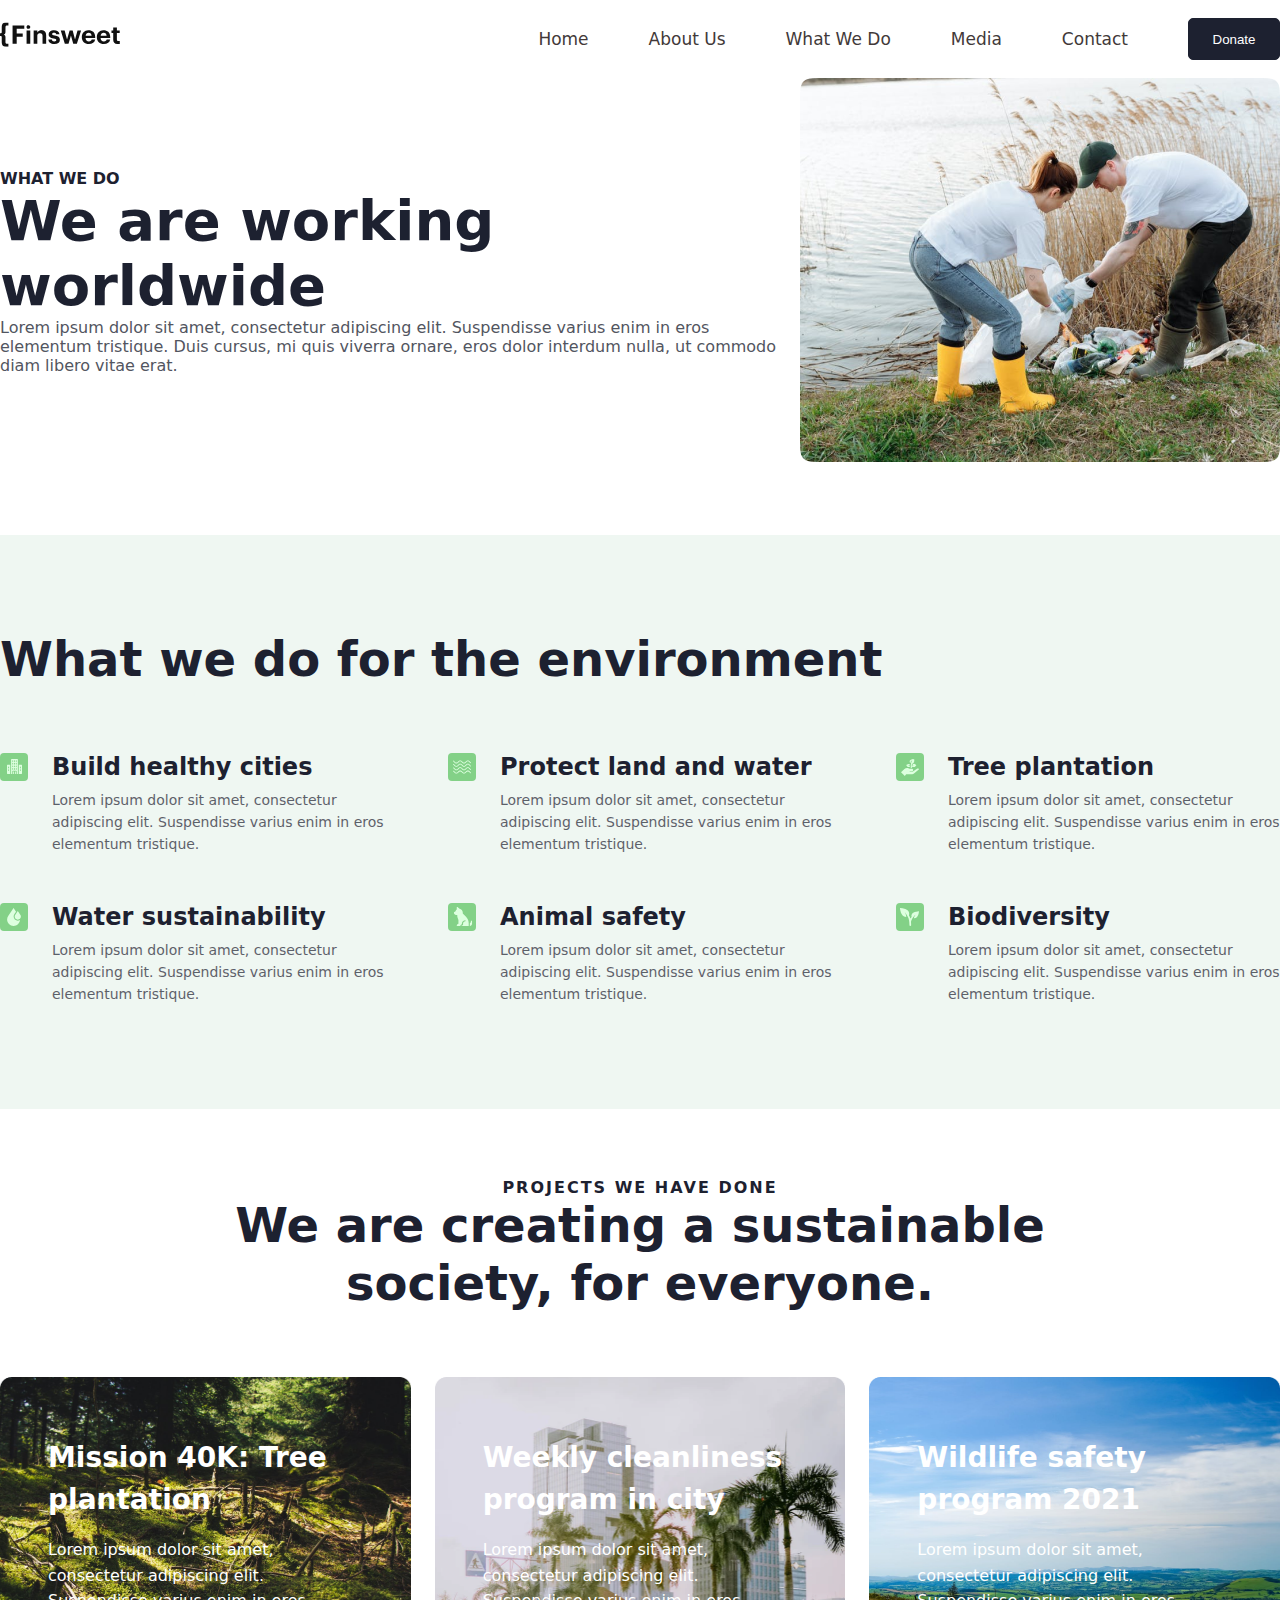
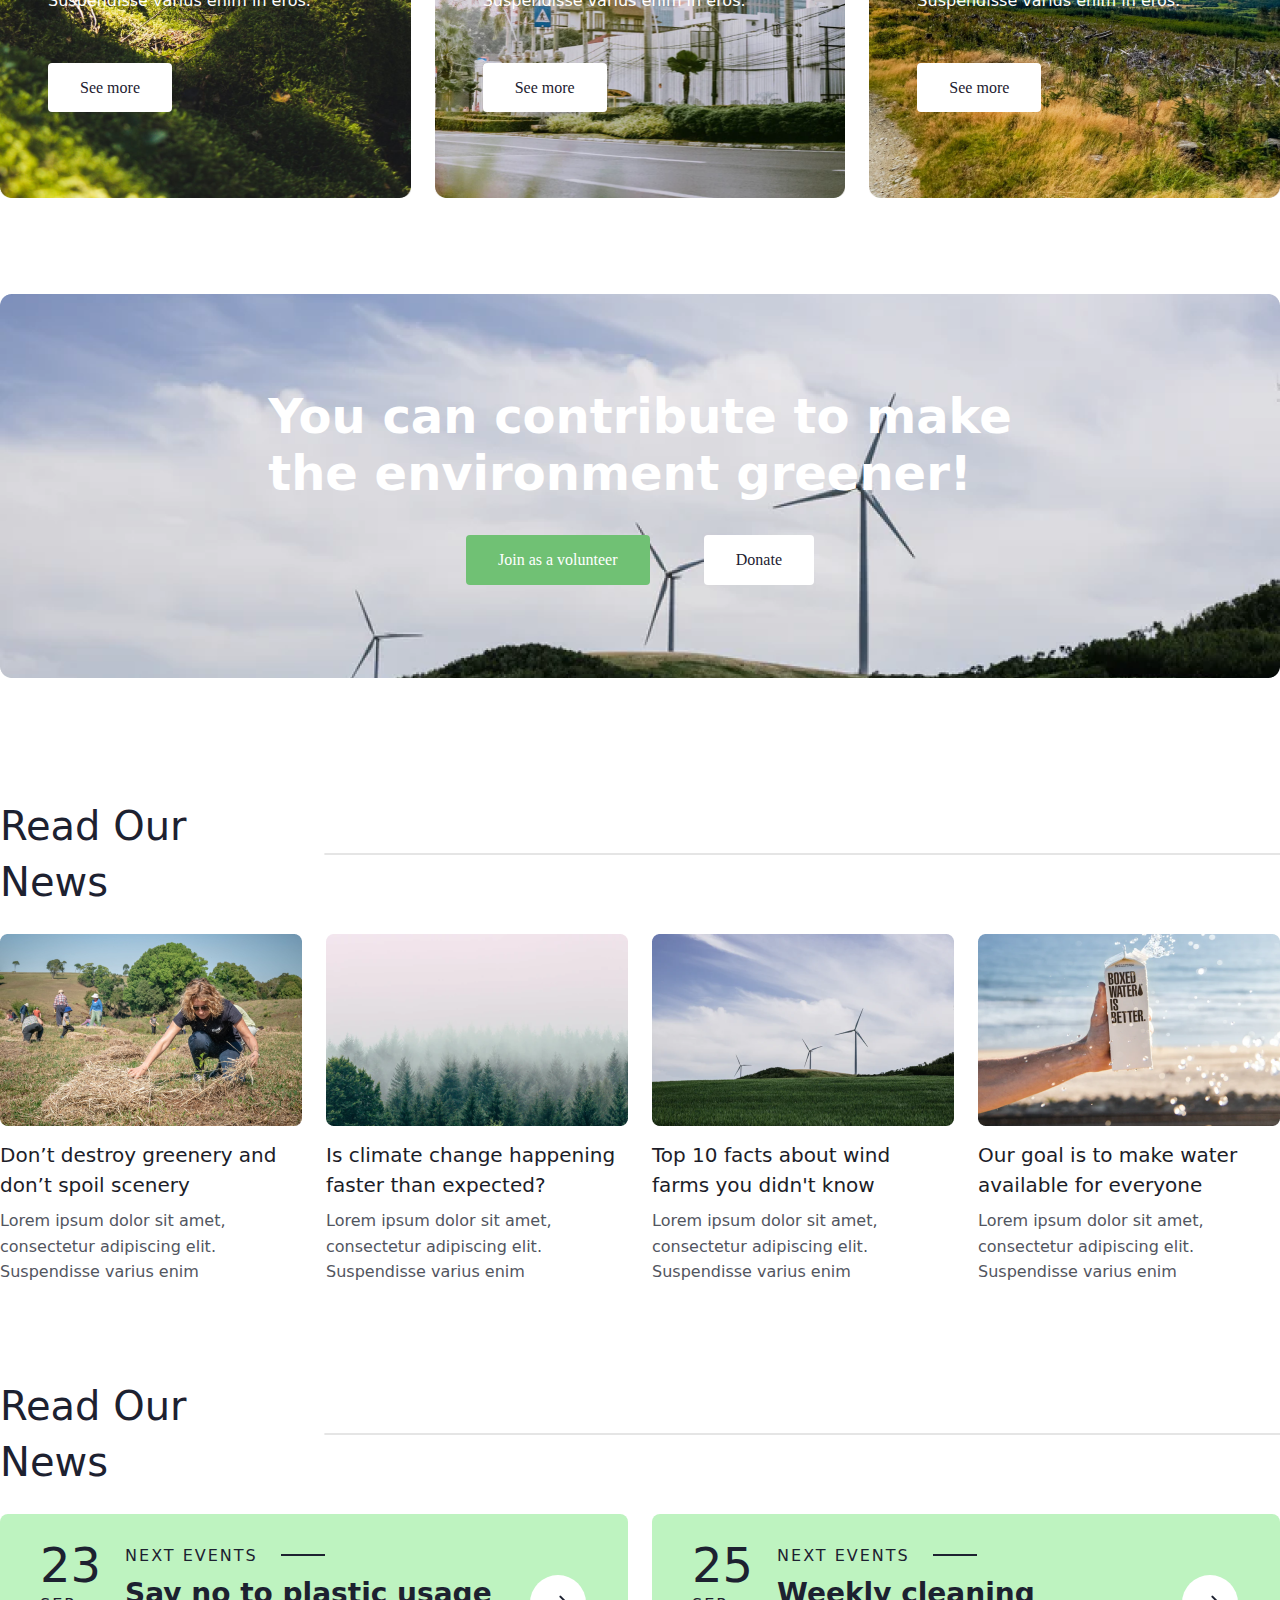
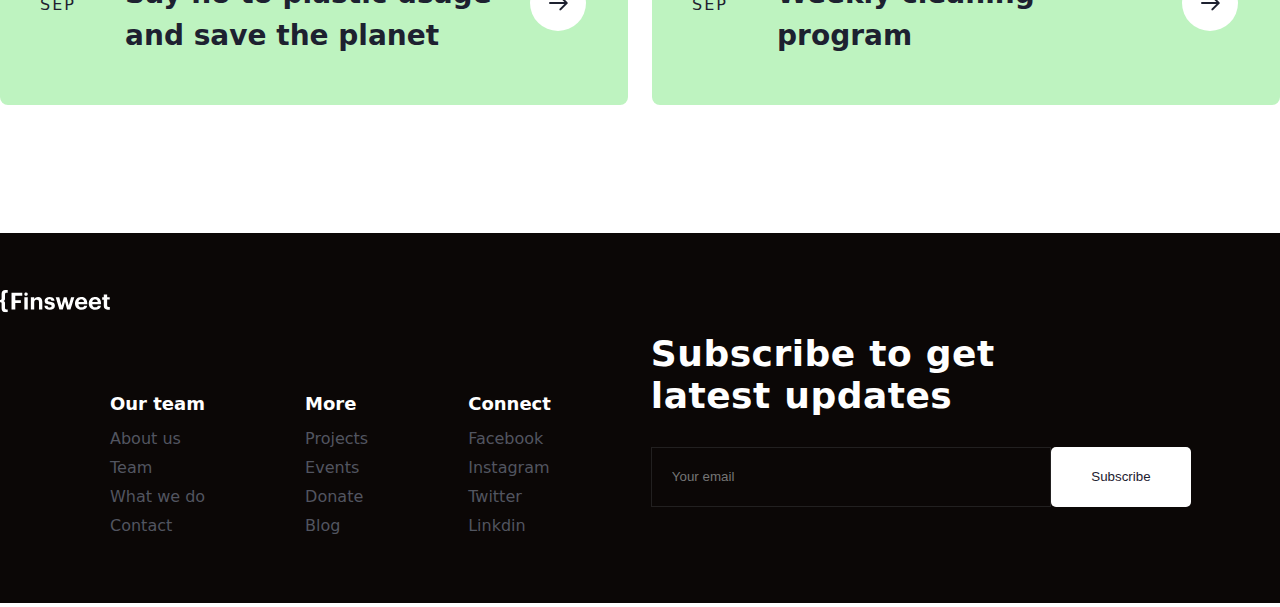
<file: what-we-do.html>
<!DOCTYPE html>
<html lang="en">
  <head>
    <meta charset="UTF-8" />
    <meta http-equiv="X-UA-Compatible" content="IE=edge" />
    <meta name="viewport" content="width=device-width, initial-scale=1.0" />
    <title>What We Do</title>
    <link rel="stylesheet" href="./css/main.css" />
  </head>
  <body>
    <header class="header">
      <div class="container">
        <div class="block_post_header">
          <button class="header-burger d-n" data-burger>
            <div><span></span><span></span><span></span></div>
          </button>
          <h1>
            <a href="/">
              <img src="./img/Logo.svg" alt="logo" />
            </a>
          </h1>
          <nav class="navigation menu">
            <ul class="menu-list">
              <li class="menu-item"><a href="./index.html">Home</a></li>
              <li class="menu-item"><a href="/">About Us</a></li>
              <li class="menu-item"><a href="/">What We Do</a></li>
              <li class="menu-item"><a href="/">Media</a></li>
              <li class="menu-item"><a href="./contact.html">Contact</a></li>
              <li class="menu-item">
                <a href="/"
                  ><button class="nav-btn" type="button">Donate</button></a
                >
              </li>
            </ul>
          </nav>
        </div>
      </div>
    </header>
    <main class="main">
      <section>
        <div class="container">
          <div class="hero">
            <div class="we-do">
              <div class="line">
                <span></span>
                <h4>WHAT WE DO</h4>
              </div>
              <div class="hero-heading">
                <h2>We are working worldwide</h2>
                <p>
                  Lorem ipsum dolor sit amet, consectetur adipiscing elit.
                  Suspendisse varius enim in eros elementum tristique. Duis
                  cursus, mi quis viverra ornare, eros dolor interdum nulla, ut
                  commodo diam libero vitae erat.
                </p>
              </div>
            </div>
            <div><img src="./img/what_we_do_img.png" alt="" /></div>
          </div>
        </div>
      </section>
      <section class="environment">
        <div class="container">
          <h2 class="environment__title">What we do for the environment</h2>
          <div class="environment__features">
            <div class="environment__feature">
              <img
                src="img/What_we_do_icon_1_cities.svg"
                alt="img"
                class="environment__img"
              />
              <div>
                <h3 class="environment__subtitle">Build healthy cities</h3>
                <p class="environment__text">
                  Lorem ipsum dolor sit amet, consectetur adipiscing elit.
                  Suspendisse varius enim in eros elementum tristique.
                </p>
              </div>
            </div>
            <div class="environment__feature">
              <img
                src="img/What_we_do_icon_2_water.svg"
                alt="img"
                class="environment__img"
              />
              <div>
                <h3 class="environment__subtitle">Protect land and water</h3>
                <p class="environment__text">
                  Lorem ipsum dolor sit amet, consectetur adipiscing elit.
                  Suspendisse varius enim in eros elementum tristique.
                </p>
              </div>
            </div>
            <div class="environment__feature">
              <img
                src="img/What_we_do_icon_3_plantation.svg"
                alt="img"
                class="environment__img"
              />
              <div>
                <h3 class="environment__subtitle">Tree plantation</h3>
                <p class="environment__text">
                  Lorem ipsum dolor sit amet, consectetur adipiscing elit.
                  Suspendisse varius enim in eros elementum tristique.
                </p>
              </div>
            </div>
            <div class="environment__feature">
              <img
                src="img/What_we_do_icon_4_water_sustainability.svg"
                alt="img"
                class="environment__img"
              />
              <div>
                <h3 class="environment__subtitle">Water sustainability</h3>
                <p class="environment__text">
                  Lorem ipsum dolor sit amet, consectetur adipiscing elit.
                  Suspendisse varius enim in eros elementum tristique.
                </p>
              </div>
            </div>
            <div class="environment__feature">
              <img
                src="img/What_we_do_icon_5_animal_safety.svg"
                alt="img"
                class="environment__img"
              />
              <div>
                <h3 class="environment__subtitle">Animal safety</h3>
                <p class="environment__text">
                  Lorem ipsum dolor sit amet, consectetur adipiscing elit.
                  Suspendisse varius enim in eros elementum tristique.
                </p>
              </div>
            </div>
            <div class="environment__feature">
              <img
                src="img/What_we_do_icon_6_biodiversity.svg"
                alt="img"
                class="environment__img"
              />
              <div>
                <h3 class="environment__subtitle">Biodiversity</h3>
                <p class="environment__text">
                  Lorem ipsum dolor sit amet, consectetur adipiscing elit.
                  Suspendisse varius enim in eros elementum tristique.
                </p>
              </div>
            </div>
          </div>
        </div>
      </section>
      <section class="container projects">
        <div class="projects__texts">
          <h4 class="projects__title">Projects we have done</h4>
          <h2 class="projects__subtitle">We are creating a sustainable</h2>
          <h2 class="projects__subtitle">society, for everyone.</h2>
        </div>
        <div class="projects__box">
          <div class="project">
            <h4 class="project__title">Mission 40K: Tree plantation</h4>
            <p class="project__text">
              Lorem ipsum dolor sit amet, consectetur adipiscing elit.
              Suspendisse varius enim in eros.
            </p>
            <a href="#" class="project__btn">See more</a>
          </div>
          <div class="project">
            <h4 class="project__title">Weekly cleanliness program in city</h4>
            <p class="project__text">
              Lorem ipsum dolor sit amet, consectetur adipiscing elit.
              Suspendisse varius enim in eros.
            </p>
            <a href="#" class="project__btn">See more</a>
          </div>
          <div class="project">
            <h4 class="project__title">Wildlife safety program 2021</h4>
            <p class="project__text">
              Lorem ipsum dolor sit amet, consectetur adipiscing elit.
              Suspendisse varius enim in eros.
            </p>
            <a href="#" class="project__btn">See more</a>
          </div>
        </div>
      </section>
      <section class="container cta">
        <h2 class="cta__title">
          You can contribute to make <br />
          the environment greener!
        </h2>
        <div class="cta__box">
          <a href="#" class="cta__join">Join as a volunteer</a>
          <a href="#" class="cta__donate">Donate</a>
        </div>
      </section>
      <section class="container blog">
        <div>
          <h2 class="blog__title">Read Our News</h2>
          <div class="blog__line"></div>
        </div>
        <div class="blog__boxes">
          <div class="blog__box">
            <img src="img/Blog_post-1.png" alt="img" />
            <h4 class="blog__subtitle">
              Don’t destroy greenery and don’t spoil scenery
            </h4>
            <p class="blog__text">
              Lorem ipsum dolor sit amet, consectetur adipiscing elit.
              Suspendisse varius enim
            </p>
          </div>
          <div class="blog__box">
            <img src="img/Blog_post-2.png" alt="img" />
            <h4 class="blog__subtitle">
              Is climate change happening faster than expected?
            </h4>
            <p class="blog__text">
              Lorem ipsum dolor sit amet, consectetur adipiscing elit.
              Suspendisse varius enim
            </p>
          </div>
          <div class="blog__box">
            <img src="img/Blog_post-3.png" alt="img" />
            <h4 class="blog__subtitle">
              Top 10 facts about wind farms you didn't know
            </h4>
            <p class="blog__text">
              Lorem ipsum dolor sit amet, consectetur adipiscing elit.
              Suspendisse varius enim
            </p>
          </div>
          <div class="blog__box">
            <img src="img/Blog_post-4.png" alt="img" />
            <h4 class="blog__subtitle">
              Our goal is to make water available for everyone
            </h4>
            <p class="blog__text">
              Lorem ipsum dolor sit amet, consectetur adipiscing elit.
              Suspendisse varius enim
            </p>
          </div>
        </div>
      </section>
      <section class="container events">
        <div>
          <h2 class="events__title">Read Our News</h2>
          <div class="events__line"></div>
        </div>
        <div class="events__boxes">
          <div class="events__box">
            <div class="events__date">
              <h2 class="events__day">23</h2>
              <p class="events__month">Sep</p>
            </div>
            <div class="events__texts">
              <div class="events__header">
                <h3 class="events__subtitle">Next Events</h3>
                <div class="events__line--shorter"></div>
              </div>
              <h4 class="events__text">
                Say no to plastic usage and save the planet
              </h4>
            </div>
            <a href="#" class="events__btn">
              <img src="img/button-arrow.png" alt="img" />
            </a>
          </div>
          <div class="events__box">
            <div class="events__date">
              <h2 class="events__day">25</h2>
              <p class="events__month">Sep</p>
            </div>
            <div class="events__texts">
              <div class="events__header">
                <h3 class="events__subtitle">Next Events</h3>
                <div class="events__line--shorter"></div>
              </div>
              <h4 class="events__text">Weekly cleaning program</h4>
            </div>
            <a href="#" class="events__btn">
              <img src="img/button-arrow.png" alt="img" />
            </a>
          </div>
        </div>
      </section>
    </main>
    <footer class="block_post-footer">
      <div class="container">
        <div class="footer-box-1">
          <h1>
            <a href="/">
              <img src="./img/White_Logo.svg" alt="logo" />
            </a>
          </h1>
          <nav class="footer-nav">
            <ul>
              <li><h4>Our team</h4></li>
              <li><a href="./about-us.html">About us</a></li>
              <li><a href="/">Team</a></li>
              <li><a href="/">What we do</a></li>
              <li><a href="./contact.html">Contact</a></li>
            </ul>
            <ul>
              <li><h4>More</h4></li>
              <li><a href="/">Projects</a></li>
              <li><a href="/">Events</a></li>
              <li><a href="/">Donate</a></li>
              <li><a href="/">Blog</a></li>
            </ul>
            <ul>
              <li><h4>Connect</h4></li>
              <li><a href="/">Facebook</a></li>
              <li><a href="/">Instagram</a></li>
              <li><a href="/">Twitter</a></li>
              <li><a href="/">Linkdin</a></li>
            </ul>
          </nav>
          <div class="footer-box-2">
            <h2>Subscribe to get latest updates</h2>
            <input type="text" placeholder="Your email" />
            <button type="button">Subscribe</button>
          </div>
        </div>
      </div>
    </footer>
  </body>
</html>
</file>
<file: css/main.css>
* {
  box-sizing: border-box;
  margin: 0;
  padding: 0;
}

.container {
  max-width: 1280px;
  margin: 0 auto;
}

body {
  font-family: system-ui, -apple-system, BlinkMacSystemFont, "Segoe UI", Roboto, Oxygen, Ubuntu, Cantarell, "Open Sans", "Helvetica Neue", sans-serif;
  position: relative;
}

li {
  list-style-type: none;
}

a {
  text-decoration: none;
}

.back-color {
  background: #eff7f2;
  padding-bottom: 8px;
}

.block_post_header {
  display: flex;
  align-items: center;
  justify-content: space-between;
}
.block_post_header img {
  width: 120px;
  height: 70px;
}

.d-n {
  display: none;
}

.menu-list {
  display: flex;
  flex-wrap: wrap;
}

.menu-item {
  margin-left: 40px;
  transition: 0.5s ease;
}
.menu-item:hover {
  transform: scale(1.1);
  transition: 0.3s ease;
}
.menu-item a {
  text-decoration: none;
  font-size: 17px;
  color: #423939;
  transition: 0.3s ease;
}
.menu-item a:hover {
  color: #000000;
  transition: 0.3s ease;
}

.header-burger {
  background-color: transparent;
  border: none;
  margin-left: 85%;
  position: absolute;
}
.header-burger span {
  color: transparent;
}

.navigation ul {
  display: flex;
  align-items: center;
  gap: 20px;
}
.navigation li {
  list-style: none;
}
.navigation li a {
  text-decoration: none;
}
.navigation .nav-btn {
  border: 1px solid rgb(29, 33, 48);
  width: 92px;
  height: 42px;
  border-radius: 5px;
  background-color: rgb(29, 33, 48);
  color: #fff;
}

.block_post-footer {
  background-color: #0b0706;
  height: 370px;
  color: #fff;
  margin-top: 10%;
}
.block_post-footer .footer-box-1 {
  position: relative;
  top: 50px;
  display: flex;
}
.block_post-footer .footer-nav {
  display: flex;
  gap: 100px;
  position: relative;
  top: 100px;
}
.block_post-footer .footer-nav h4 {
  font-size: 18px;
}
.block_post-footer .footer-nav ul li {
  margin-top: 10px;
}
.block_post-footer .footer-nav ul li a {
  transition: 0.8s ease;
  position: relative;
  top: 5px;
  color: rgb(82, 85, 96);
}
.block_post-footer .footer-nav ul li a:hover {
  color: white;
}
.block_post-footer .footer-box-2 {
  margin-left: 100px;
  margin-top: 50px;
}
.block_post-footer .footer-box-2 h2 {
  font-size: 36px;
  letter-spacing: 0.5px;
  word-spacing: 0.5px;
  width: 370px;
  line-height: 42px;
  margin-bottom: 30px;
}
.block_post-footer .footer-box-2 input {
  padding-left: 20px;
  color: #fff;
  width: 400px;
  height: 60px;
  background-color: transparent;
  border: 1px solid rgb(34, 32, 32);
}
.block_post-footer .footer-box-2 button {
  width: 140px;
  height: 60px;
  border: none;
  border-radius: 5px;
  background-color: #fff;
  color: rgb(29, 33, 48);
  margin-left: -5px;
}

.contact-us {
  background-color: #ebf0f9;
  padding: 18px;
}
.contact-us .contact-hear {
  display: flex;
  align-items: center;
  justify-content: center;
  gap: 15px;
}
.contact-us .contact-hear .contact-hear_left .line {
  display: flex;
  align-items: center;
  gap: 5px;
  margin-top: -30px;
}
.contact-us .contact-hear .contact-hear_left .line span {
  display: flex;
  width: 65px;
  border: 1px solid rgb(29, 33, 48);
  margin-left: -70px;
}
.contact-us .contact-hear .contact-hear_left .line p {
  text-transform: uppercase;
  font-weight: 700;
  font-size: 16px;
  margin: 0;
  color: rgb(29, 33, 48);
}
.contact-us .contact-hear .contact-hear_left h2 {
  font-weight: 700;
  font-size: 40px;
  color: rgb(29, 33, 48);
  width: 480px;
  margin-top: 20px;
  margin-bottom: 15px;
}
.contact-us .contact-hear .contact-hear_left p {
  font-weight: 400;
  font-size: 16px;
  color: rgb(82, 85, 96);
  width: 480px;
  line-height: 24px;
}
.contact-us .contact-hear .contact-hear_right .right_boxes {
  margin-bottom: 32px;
  color: rgb(82, 85, 96);
}
.contact-us .contact-hear .contact-hear_right .right_boxes h4 {
  font-weight: 700;
  font-size: 24px;
  color: rgb(29, 33, 48);
  line-height: 160%;
}
.contact-us .contact-hear .contact-hear_right .right_boxes div {
  display: flex;
  align-items: center;
  gap: 20px;
  line-height: 28px;
}
.contact-us .contact-hear .contact-hear_right .right_boxes div p {
  font-weight: 400;
  font-size: 16px;
  color: rgb(29, 33, 48);
  margin-left: 0;
}
.contact-us .contact-hear .contact-hear_right .icons {
  display: flex;
  gap: 28px;
}

.email {
  margin-top: 90px;
  text-align: center;
  margin-bottom: 80px;
}
.email form {
  align-items: center;
  flex-wrap: nowrap;
}
.email form .inputs {
  display: flex;
  align-items: center;
  justify-content: center;
  gap: 25px;
  margin-bottom: 20px;
}
.email form label {
  font-size: 16px;
  font-weight: 700;
  color: #1d2130;
  display: block;
}
.email form input {
  border: none;
  border-bottom: 1px solid #E5E5E5;
  width: 350px;
}
.email form textarea {
  padding: 15px;
}
.email button {
  width: 170px;
  height: 50px;
  color: white;
  background-color: rgb(112, 193, 116);
  font-size: 16px;
  font-weight: 500;
  border: none;
  border-radius: 5px;
  cursor: pointer;
  margin-top: 25px;
}

.about-section__inner {
  display: flex;
  margin-top: 96px;
  gap: 96px;
}
.about-section__footer {
  display: flex;
  align-items: center;
  margin-top: 64px;
  gap: 20px;
  margin-bottom: 34px;
}
.about-section__footer-logos {
  display: flex;
  gap: 96.3px;
}

.blog {
  margin: 69px auto;
}
.blog > div {
  display: flex;
  align-items: center;
}
.blog__boxes {
  display: flex;
  justify-content: space-between;
}
.blog__title {
  font-style: normal;
  font-weight: 500;
  font-size: 40px;
  line-height: 140%;
  color: #1d2130;
  margin: 24px 0;
}
.blog__line {
  width: 981px;
  border: 1px solid #e5e5e5;
  transform: rotate(180deg);
  margin-left: 24px;
}
.blog__subtitle {
  font-style: normal;
  font-weight: 500;
  font-size: 20px;
  line-height: 150%;
  color: #1c1d28;
  width: 290px;
  margin-top: 10px;
}
.blog__text {
  font-style: normal;
  font-weight: 400;
  font-size: 16px;
  line-height: 160%;
  color: #525560;
  width: 290px;
  margin-top: 8px;
}

.care-section {
  padding: 96px 0;
  margin-top: 64px;
  background-color: rgb(234, 247, 235);
}
.care-section__img {
  margin-top: 51px;
}
.care-section__list {
  padding-left: 24px;
  border-left: 1px solid #e5e5e5;
  margin-top: 33px;
}
.care-section__list .care-section__items {
  display: flex;
  gap: 24px;
  margin-top: 24px;
}
.care-section__list .care-section__items .care-section__text {
  max-width: 380px;
}
.care-section__list .care-section__items .care-section__text h4 {
  font-weight: 700;
  font-size: 24px;
  line-height: 28px;
  color: rgb(29, 33, 48);
  margin-bottom: 8px;
}
.care-section__list .care-section__items .care-section__text p {
  margin: 0;
}

.home-page__btn {
  background-color: #fff;
  padding: 16px 32px;
  -webkit-backdrop-filter: blur(40px);
          backdrop-filter: blur(40px);
  border-radius: 4px;
  color: rgb(29, 33, 48);
}

.home-page__btn-green {
  background-color: rgb(112, 193, 116);
  padding: 16px 32px;
  -webkit-backdrop-filter: blur(40px);
          backdrop-filter: blur(40px);
  border-radius: 4px;
  color: #fff;
}

.home-page__headings {
  color: rgb(29, 33, 48);
  font-weight: 700;
  font-size: 48px;
  line-height: 120%;
  margin-bottom: 32px;
}

.home-page__line {
  width: 72px;
  height: 0;
  border: 2px solid #1d2130;
}

.home-page__line-headers {
  display: flex;
  align-items: center;
  gap: 24px;
  margin-bottom: 32px;
}

.home-page__heading-mini {
  font-weight: 700;
  line-height: 19px;
  letter-spacing: 2px;
  color: rgb(29, 33, 48);
  text-transform: uppercase;
}

.home-page__text {
  padding-left: 96px;
  max-width: 640px;
}
.home-page__text p {
  line-height: 160%;
  color: rgb(82, 85, 96);
  margin-top: 32px;
}
.home-page__text-inner {
  margin-bottom: 62px;
}

.home-page__line-bigger {
  width: 1094px;
  height: 0px;
  border: 1px solid #e5e5e5;
}

.cta {
  margin: 96px auto;
  background-image: url(../../img/Bg-img.png);
  width: 1280px;
  height: 384px;
  display: flex;
  justify-content: center;
  flex-direction: column;
  align-items: center;
}
.cta__title {
  font-style: normal;
  font-weight: 700;
  font-size: 48px;
  line-height: 120%;
  color: #fff;
  margin-bottom: 32px;
}
.cta__box {
  display: flex;
  justify-content: space-between;
  width: 348px;
}
.cta__join {
  font-family: "Roboto";
  background: #70c174;
  -webkit-backdrop-filter: blur(40px);
          backdrop-filter: blur(40px);
  border-radius: 4px;
  padding: 16px 32px;
  color: #fff;
}
.cta__donate {
  font-family: "Roboto";
  background: #fff;
  border-radius: 4px;
  text-align: right;
  padding: 12px 32px;
  color: #1d2130;
  padding: 16px 32px;
}

.events {
  margin: 69px auto;
}
.events > div {
  display: flex;
  align-items: center;
}
.events__title {
  font-style: normal;
  font-weight: 500;
  font-size: 40px;
  line-height: 140%;
  color: #1d2130;
  margin: 24px 0;
}
.events__line {
  width: 981px;
  border: 1px solid #e5e5e5;
  transform: rotate(180deg);
  margin-left: 24px;
}
.events__boxes {
  gap: 24px;
}
.events__box {
  padding-top: 32px;
  padding-left: 40px;
  display: flex;
  background: #bef3c0;
  border-radius: 8px;
  width: 628px;
  height: 191px;
}
.events__header {
  display: flex;
  align-items: center;
  margin-bottom: 8px;
}
.events__date {
  margin-right: 24px;
  margin-top: -1.5%;
}
.events__month {
  font-style: normal;
  font-weight: 500;
  font-size: 16px;
  line-height: 19px;
  letter-spacing: 2px;
  text-transform: uppercase;
  color: #1d2130;
}
.events__day {
  font-style: normal;
  font-weight: 500;
  font-size: 48px;
  line-height: 120%;
  font-variant: small-caps;
  color: #1d2130;
}
.events__line--shorter {
  width: 44px;
  border: 1px solid #1d2130;
  margin-left: 23px;
}
.events__subtitle {
  font-style: normal;
  font-weight: 500;
  font-size: 16px;
  line-height: 19px;
  letter-spacing: 2px;
  text-transform: uppercase;
  color: #1d2130;
}
.events__text {
  width: 381px;
  font-style: normal;
  font-weight: 700;
  font-size: 28px;
  line-height: 150%;
  color: #1d2130;
}
.events__btn {
  display: flex;
  align-items: center;
  justify-content: center;
  width: 56px;
  height: 56px;
  background: #fff;
  border-radius: 50%;
  margin-left: 24px;
  margin-top: 5%;
}

.hero-section {
  width: 100%;
  height: 735px;
  background: url(/img/Home-page-bg.png);
  background-repeat: no-repeat;
  background-size: cover;
  background-position: center;
  color: #fff;
}
.hero-section__inner .hero-section__header {
  max-width: 640px;
  padding-top: 128px;
}
.hero-section__inner .hero-section__header h2 {
  font-weight: 700;
  font-size: 64px;
}
.hero-section__inner .hero-section__btns {
  display: flex;
  align-items: center;
  gap: 40px;
  margin-top: 48px;
}
.hero-section__inner .hero-section__btns .hero-section__play-btn {
  display: flex;
  align-items: center;
  gap: 8px;
  color: #fff;
}
.hero-section__inner .hero-section__footer {
  display: flex;
  align-items: center;
  gap: 24px;
  margin-top: 192px;
  width: 100%;
}
.hero-section__inner .hero-section__footer .hero-section__line {
  width: 861px;
  border: 1px solid #e5e5e5;
  -webkit-backdrop-filter: blur(15px);
          backdrop-filter: blur(15px);
}
.hero-section__inner .hero-section__footer p {
  font-weight: 500;
  font-size: 18px;
  line-height: 21px;
}

.projects {
  margin: 69px auto;
}
.projects__texts {
  display: flex;
  flex-direction: column;
  align-items: center;
  margin-bottom: 64px;
}
.projects__title {
  font-style: normal;
  font-weight: 700;
  font-size: 16px;
  line-height: 19px;
  letter-spacing: 2px;
  text-transform: uppercase;
  color: #1d2130;
}
.projects__subtitle {
  font-style: normal;
  font-weight: 700;
  font-size: 48px;
  line-height: 120%;
  color: #1d2130;
}
.projects__box {
  display: flex;
  gap: 24px;
  margin-top: 65px;
}
.projects .project {
  width: 411px;
  height: 421px;
  background-position: center;
  background-repeat: no-repeat;
  background-size: cover;
}
.projects .project:first-child {
  background-image: url(../../img/Project-img-1.png);
}
.projects .project:nth-child(2) {
  background-image: url(/img/Project-image-2.png);
}
.projects .project:last-child {
  background-image: url(../../img/Project-img-3.png);
}
.projects .project__title {
  font-style: normal;
  font-weight: 700;
  font-size: 28px;
  line-height: 150%;
  color: #fff;
  padding-top: 60px;
  margin-left: 48px;
  margin-bottom: 16px;
  width: 315px;
}
.projects .project__text {
  font-style: normal;
  font-weight: 400;
  font-size: 16px;
  line-height: 160%;
  color: #fff;
  width: 315px;
  margin-left: 48px;
  margin-bottom: 64px;
}
.projects .project__btn {
  font-family: "Roboto";
  background: #fff;
  -webkit-backdrop-filter: blur(40px);
          backdrop-filter: blur(40px);
  border-radius: 4px;
  font-style: normal;
  font-weight: 500;
  font-size: 16px;
  line-height: 19px;
  color: #1d2130;
  padding: 16px 32px;
  border: none;
  margin-left: 48px;
}

.stats-section {
  margin-top: 96px;
  background-color: #000;
  color: #fff;
  padding: 96px 0;
}
.stats-section__inner {
  display: flex;
  gap: 294px;
}
.stats-section__text h2 {
  font-weight: 700;
  font-size: 48px;
  line-height: 120%;
}
.stats-section__text .stats-section__info {
  line-height: 160%;
  opacity: 0.6;
  margin-top: 16px;
  margin-bottom: 32px;
}
.stats-section__item {
  display: flex;
  flex-wrap: wrap;
  gap: 24px;
}
.stats-section__items {
  display: flex;
  align-items: center;
  gap: 8px;
}
.stats-section__colors {
  width: 16px;
  height: 16px;
  border-radius: 4px;
  background: #bef3c0;
}
.stats-section__colors-violet {
  background: #ac94f1;
}
.stats-section__colors-milk {
  background: #FFF0CA;
}
.stats-section__colors-orange {
  background: #F9CF64;
}
.stats-section__colors-pink {
  background: #F38FBF;
}

.hero {
  display: flex;
  align-items: center;
  justify-content: center;
}
.hero .we-do .line span {
  color: rgb(29, 33, 48);
  width: 72px;
}
.hero .we-do .line h4 {
  font-weight: 700;
  font-size: 16px;
  color: rgb(29, 33, 48);
}
.hero .we-do .hero-heading h2 {
  font-weight: 700;
  font-size: 56px;
  color: rgb(29, 33, 48);
}
.hero .we-do .hero-heading p {
  font-weight: 400;
  font-size: 16px;
  color: rgb(82, 85, 96);
}

.environment {
  margin: 69px 0;
  width: 100%;
  height: 574px;
  background: #eff7f2;
}
.environment__title {
  font-style: normal;
  font-weight: 700;
  font-size: 48px;
  line-height: 120%;
  color: #1d2130;
  padding-top: 96px;
  margin-bottom: 64px;
}
.environment__features {
  display: flex;
  flex-wrap: wrap;
  gap: 48px 64px;
}
.environment__feature {
  width: 384px;
  height: 102px;
  display: flex;
  align-items: start;
}
.environment__img {
  width: 28px;
  height: 28px;
  margin-right: 24px;
}
.environment__subtitle {
  font-style: normal;
  font-weight: 700;
  font-size: 24px;
  line-height: 28px;
  color: #1d2130;
  margin-bottom: 8px;
}
.environment__text {
  font-style: normal;
  font-weight: 400;
  font-size: 14px;
  line-height: 160%;
  color: #1d2130;
  opacity: 0.7;
}

.projects {
  margin: 69px auto;
}
.projects__texts {
  display: flex;
  flex-direction: column;
  align-items: center;
  margin-bottom: 64px;
}
.projects__title {
  font-style: normal;
  font-weight: 700;
  font-size: 16px;
  line-height: 19px;
  letter-spacing: 2px;
  text-transform: uppercase;
  color: #1d2130;
}
.projects__subtitle {
  font-style: normal;
  font-weight: 700;
  font-size: 48px;
  line-height: 120%;
  color: #1d2130;
}
.projects__box {
  display: flex;
  gap: 24px;
}
.projects .project {
  width: 411px;
  height: 421px;
  background-position: center;
  background-repeat: no-repeat;
  background-size: cover;
}
.projects .project:first-child {
  background-image: url(../../img/Project-img-1.png);
}
.projects .project:nth-child(2) {
  background-image: url(../../img/Project-image-2.png);
}
.projects .project:last-child {
  background-image: url(../../img/Project-img-3.png);
}
.projects .project__title {
  font-style: normal;
  font-weight: 700;
  font-size: 28px;
  line-height: 150%;
  color: #fff;
  padding-top: 60px;
  margin-left: 48px;
  margin-bottom: 16px;
  width: 315px;
}
.projects .project__text {
  font-style: normal;
  font-weight: 400;
  font-size: 16px;
  line-height: 160%;
  color: #fff;
  width: 315px;
  margin-left: 48px;
  margin-bottom: 64px;
}
.projects .project__btn {
  font-family: "Roboto";
  background: #fff;
  -webkit-backdrop-filter: blur(40px);
          backdrop-filter: blur(40px);
  border-radius: 4px;
  font-style: normal;
  font-weight: 500;
  font-size: 16px;
  line-height: 19px;
  color: #1d2130;
  padding: 16px 32px;
  border: none;
  margin-left: 48px;
}

.cta {
  margin: 96px auto;
  background-image: url(../../img/Bg-img.png);
  width: 1280px;
  height: 384px;
  display: flex;
  justify-content: center;
  flex-direction: column;
  align-items: center;
}
.cta__title {
  font-style: normal;
  font-weight: 700;
  font-size: 48px;
  line-height: 120%;
  color: #fff;
  margin-bottom: 32px;
}
.cta__box {
  display: flex;
  justify-content: space-between;
  width: 348px;
}
.cta__join {
  font-family: "Roboto";
  background: #70c174;
  -webkit-backdrop-filter: blur(40px);
          backdrop-filter: blur(40px);
  border-radius: 4px;
  padding: 16px 32px;
  color: #fff;
}
.cta__donate {
  font-family: "Roboto";
  background: #fff;
  border-radius: 4px;
  text-align: right;
  padding: 12px 32px;
  color: #1d2130;
  padding: 16px 32px;
}

.blog {
  margin: 69px auto;
}
.blog > div {
  display: flex;
  align-items: center;
}
.blog__boxes {
  display: flex;
  justify-content: space-between;
}
.blog__title {
  font-style: normal;
  font-weight: 500;
  font-size: 40px;
  line-height: 140%;
  color: #1d2130;
  margin: 24px 0;
}
.blog__line {
  width: 981px;
  border: 1px solid #e5e5e5;
  transform: rotate(180deg);
  margin-left: 24px;
}
.blog__subtitle {
  font-style: normal;
  font-weight: 500;
  font-size: 20px;
  line-height: 150%;
  color: #1c1d28;
  width: 290px;
  margin-top: 10px;
}
.blog__text {
  font-style: normal;
  font-weight: 400;
  font-size: 16px;
  line-height: 160%;
  color: #525560;
  width: 290px;
  margin-top: 8px;
}

.events {
  margin: 69px auto;
}
.events > div {
  display: flex;
  align-items: center;
}
.events__title {
  font-style: normal;
  font-weight: 500;
  font-size: 40px;
  line-height: 140%;
  color: #1d2130;
  margin: 24px 0;
}
.events__line {
  width: 981px;
  border: 1px solid #e5e5e5;
  transform: rotate(180deg);
  margin-left: 24px;
}
.events__boxes {
  gap: 24px;
}
.events__box {
  padding-top: 32px;
  padding-left: 40px;
  display: flex;
  background: #bef3c0;
  border-radius: 8px;
  width: 628px;
  height: 191px;
}
.events__header {
  display: flex;
  align-items: center;
  margin-bottom: 8px;
}
.events__date {
  margin-right: 24px;
  margin-top: -1.5%;
}
.events__month {
  font-style: normal;
  font-weight: 500;
  font-size: 16px;
  line-height: 19px;
  letter-spacing: 2px;
  text-transform: uppercase;
  color: #1d2130;
}
.events__day {
  font-style: normal;
  font-weight: 500;
  font-size: 48px;
  line-height: 120%;
  font-variant: small-caps;
  color: #1d2130;
}
.events__line--shorter {
  width: 44px;
  border: 1px solid #1d2130;
  margin-left: 23px;
}
.events__subtitle {
  font-style: normal;
  font-weight: 500;
  font-size: 16px;
  line-height: 19px;
  letter-spacing: 2px;
  text-transform: uppercase;
  color: #1d2130;
}
.events__text {
  width: 381px;
  font-style: normal;
  font-weight: 700;
  font-size: 28px;
  line-height: 150%;
  color: #1d2130;
}
.events__btn {
  display: flex;
  align-items: center;
  justify-content: center;
  width: 56px;
  height: 56px;
  background: #fff;
  border-radius: 50%;
  margin-left: 24px;
  margin-top: 5%;
}

.data-box {
  margin: 100px 300px;
}

.title-data {
  width: 768px;
  font-style: normal;
  font-weight: 700;
  font-size: 56px;
  line-height: 120%;
  color: rgb(29, 33, 48);
  margin-bottom: 48px;
}

.data-info {
  display: flex;
  align-items: center;
  gap: 77.6px;
}
.data-info span {
  white-space: nowrap;
  display: flex;
  align-items: center;
  gap: 5px;
}

.blog {
  margin: 69px auto;
}
.blog > div {
  display: flex;
  align-items: center;
}
.blog__boxes {
  display: flex;
  justify-content: space-between;
}
.blog__title {
  font-style: normal;
  font-weight: 500;
  font-size: 40px;
  line-height: 140%;
  color: #1d2130;
  margin: 24px 0;
}
.blog__line {
  width: 981px;
  border: 1px solid #e5e5e5;
  transform: rotate(180deg);
  margin-left: 24px;
}
.blog__subtitle {
  font-style: normal;
  font-weight: 500;
  font-size: 20px;
  line-height: 150%;
  color: #1c1d28;
  width: 290px;
  margin-top: 10px;
}
.blog__text {
  font-style: normal;
  font-weight: 400;
  font-size: 16px;
  line-height: 160%;
  color: #525560;
  width: 290px;
  margin-top: 8px;
}

.about-box {
  margin: 0px 300px;
}

.title-h2 {
  font-style: normal;
  font-weight: 700;
  font-size: 48px;
  line-height: 120%;
  color: #1d2130;
  margin-bottom: 32px;
}

.about-first__info {
  font-style: normal;
  font-weight: 400;
  font-size: 16px;
  line-height: 160%;
  color: #525560;
  width: 768px;
  margin-bottom: 32px;
}

.about-second__info {
  font-style: normal;
  font-weight: 400;
  font-size: 16px;
  line-height: 160%;
  width: 768px;
  color: #525560;
  margin-top: 32px;
  margin-bottom: 96px;
}

.line-events {
  border: 1px solid #e5e5e5;
  transform: rotate(180deg);
  width: 514px;
  height: 1px;
  margin-top: 30px;
}

.title-line {
  display: flex;
  gap: 24px;
  white-space: nowrap;
}

.other-events__box {
  margin: 0 300px;
}

.event {
  width: 768px;
  height: 191px;
  background: #bef3c0;
  border-radius: 8px;
  padding: 65px 40px;
}

.data-day {
  font-style: normal;
  font-weight: 500;
  font-size: 48px;
  line-height: 120%;
  font-variant: small-caps;
  color: #1d2130;
}

.data-month {
  font-style: normal;
  font-weight: 500;
  font-size: 16px;
  line-height: 19px;
  letter-spacing: 2px;
  text-transform: uppercase;
  color: #1d2130;
}

.next-events__title {
  font-style: normal;
  font-weight: 500;
  font-size: 16px;
  line-height: 19px;
  letter-spacing: 2px;
  text-transform: uppercase;
  color: #1d2130;
}

.next-events__line {
  border: 1px solid #1d2130;
  width: 44px;
  height: 1px;
}

.next-events__info {
  font-style: normal;
  font-weight: 700;
  font-size: 28px;
  line-height: 150%;
  color: #1d2130;
  width: 521px;
}

.next-events__box {
  display: flex;
  align-items: center;
}

.data-event {
  display: flex;
  gap: 24px;
}

.events-title__boxes {
  display: flex;
  align-content: center;
  gap: 24px;
}

.events {
  margin-bottom: 96px;
}

.about-us__hero-section-content-header {
  display: flex;
}
.about-us__hero-section-content-header p {
  font-family: "Roboto";
  font-style: normal;
  font-weight: 700;
  font-size: 16px;
  line-height: 19px;
  letter-spacing: 2px;
  text-transform: uppercase;
  color: black;
}
.about-us__hero-section-content-header span {
  display: inline-block;
  width: 72px;
  height: 1px;
  background-color: black;
}
.about-us__hero-section-content-header {
  padding-top: 100px;
  display: flex;
  align-items: center;
  gap: 24px;
}
.about-us__hero-section-content-header-line {
  display: inline-block;
  width: 72px;
  height: 1px;
  background-color: black;
}
.about-us__hero-section-content-header-text {
  font-family: "Roboto";
  font-style: normal;
  font-weight: 700;
  font-size: 16px;
  line-height: 19px;
  letter-spacing: 2px;
  text-transform: uppercase;
  color: black;
}
.about-us__hero-section-content-main {
  display: flex;
  justify-content: space-between;
  padding-top: 32px;
}
.about-us__hero-section-content-main h1 {
  padding-left: 95px;
  max-width: 720px;
  font-family: "Roboto";
  font-style: normal;
  font-weight: 700;
  font-size: 56px;
  line-height: 120%;
  color: black;
}
.about-us__hero-section-content-main-content {
  max-width: 500px;
  padding-bottom: 100px;
}
.about-us__hero-section-content-main-content h3 {
  font-family: "Roboto";
  font-style: normal;
  font-weight: 700;
  font-size: 20px;
  line-height: 150%;
  color: black;
}
.about-us__hero-section-content-main-content p {
  font-family: "Roboto";
  font-style: normal;
  font-weight: 400;
  font-size: 16px;
  line-height: 160%;
  opacity: 0.7;
  color: black;
}
.about-us__hero-section-video {
  position: relative;
  z-index: 10000;
}
.about-us__hero-section-video-play-btn {
  position: absolute;
  top: 40%;
  left: 52%;
}
.about-us__text-section {
  transform: translateY(-27%);
  height: 870px;
  padding-top: 320px;
  background-color: #f2f6ef;
}
.about-us__text-section-content {
  display: flex;
  max-width: 1088px;
  gap: 96px;
  margin: 0 auto;
}
.about-us__text-section-content div {
  max-width: 496px;
}
.about-us__text-section-content h3 {
  padding-bottom: 16px;
  font-family: "Roboto";
  font-style: normal;
  font-weight: 700;
  font-size: 16px;
  line-height: 19px;
  letter-spacing: 2px;
  text-transform: uppercase;
  color: black;
}
.about-us__text-section-content h2 {
  padding-bottom: 8px;
  font-family: "Roboto";
  font-style: normal;
  font-weight: 700;
  font-size: 28px;
  line-height: 150%;
  color: black;
}
.about-us__text-section-content p {
  font-family: "Roboto";
  font-style: normal;
  font-weight: 400;
  font-size: 16px;
  line-height: 160%;
  opacity: 0.7;
  color: black;
}
.about-us__text-section-logo {
  padding-top: 100px;
}
.about-us__text-section-logo h2 {
  font-family: "Roboto";
  font-style: normal;
  font-weight: 500;
  font-size: 16px;
  line-height: 19px;
  color: black;
  letter-spacing: 2px;
  text-transform: uppercase;
}
.about-us__text-section-logos {
  padding-top: 50px;
  display: flex;
  gap: 100px;
}
.about-us__adwards-section {
  padding-bottom: 100px;
  max-width: 1100px;
  margin: 0 auto;
}
.about-us__adwards-section h2 {
  text-align: center;
  font-family: "Roboto";
  font-style: normal;
  font-weight: 700;
  font-size: 48px;
  line-height: 120%;
  text-align: center;
  color: #1d2130;
}
.about-us__adwars-section-cards {
  padding-top: 50px;
  display: flex;
  justify-content: center;
  align-items: center;
  gap: 210px;
}
.about-us__adwars-section-cards h3 {
  padding-top: 16px;
  padding-bottom: 4px;
  font-family: "Roboto";
  font-style: normal;
  font-weight: 700;
  font-size: 24px;
  line-height: 160%;
  text-align: center;
  color: #1d2130;
}
.about-us__adwars-section-cards h2 {
  font-family: "Roboto";
  font-style: normal;
  font-weight: 700;
  font-size: 16px;
  line-height: 160%;
  text-align: center;
  color: #1d2130;
  padding-bottom: 4px;
}
.about-us__adwars-section-cards p {
  font-family: "Roboto";
  font-style: normal;
  font-weight: 500;
  font-size: 12px;
  line-height: 160%;
  text-align: center;
  text-transform: uppercase;
  color: #1d2130;
  opacity: 0.6;
}
.about-us__adwars-section-cards-item {
  display: flex;
  align-items: center;
  flex-direction: column;
}
.about-us__jorney-section {
  display: flex;
  justify-content: space-between;
  background-color: black;
  padding: 50px 0;
  padding-left: 96px;
  border-radius: 20px;
}
.about-us__jorney-section-content h3 {
  font-family: "Roboto";
  font-style: normal;
  font-weight: 700;
  font-size: 16px;
  line-height: 19px;
  letter-spacing: 2px;
  text-transform: uppercase;
  color: #ffffff;
  padding-bottom: 16px;
  padding-top: 64px;
}
.about-us__jorney-section-content h2 {
  font-family: "Roboto";
  font-style: normal;
  font-weight: 700;
  font-size: 48px;
  line-height: 120%;
  color: #ffffff;
  padding-bottom: 16px;
}
.about-us__jorney-section-content p {
  max-width: 488px;
  font-family: "Roboto";
  font-style: normal;
  font-weight: 400;
  font-size: 16px;
  line-height: 160%;
  color: #ffffff;
  opacity: 0.6;
}
.about-us__jorney-section-content-stats {
  display: flex;
  padding-top: 32px;
  gap: 32px;
}
.about-us__jorney-section-content-stats h2 {
  font-family: "Roboto";
  font-style: normal;
  font-weight: 500;
  font-size: 24px;
  line-height: 160%;
  color: #ffffff;
}
.about-us__jorney-section-content-stats p {
  font-family: "Roboto";
  font-style: normal;
  font-weight: 500;
  font-size: 12px;
  line-height: 160%;
  color: #ffffff;
  opacity: 0.6;
}
.about-us__team-section {
  padding-top: 100px;
}
.about-us__team-section h2 {
  font-family: "Roboto";
  font-style: normal;
  font-weight: 700;
  font-size: 48px;
  line-height: 120%;
  text-align: center;
  color: #1d2130;
}
.about-us__team-section p {
  font-family: "Roboto";
  font-style: normal;
  font-weight: 400;
  font-size: 16px;
  line-height: 160%;
  text-align: center;
  color: #525560;
  opacity: 0.6;
  max-width: 520px;
  margin: 0 auto;
  padding-bottom: 48px;
}
.about-us__team-section-cards {
  display: flex;
  align-items: center;
  flex-wrap: wrap;
  gap: 32px;
}
.about-us__team-section-cards-item h2 {
  font-family: "Roboto";
  font-style: normal;
  font-weight: 500;
  font-size: 20px;
  line-height: 160%;
  text-align: center;
  color: #1d2130;
  padding-bottom: 8px;
}
.about-us__team-section-cards-item p {
  font-family: "Roboto";
  font-style: normal;
  font-weight: 500;
  font-size: 12px;
  line-height: 160%;
  text-align: center;
  color: #1d2130;
  opacity: 0.6;
  padding-bottom: 18px;
}
.about-us__team-section-card-item-socials {
  display: flex;
  align-items: center;
  justify-content: center;
  gap: 20px;
}
.about-us__blog-section-content {
  display: flex;
  align-items: center;
  gap: 24px;
}
.about-us__blog-section-content h2 {
  font-family: "Roboto";
  font-style: normal;
  font-weight: 500;
  font-size: 40px;
  line-height: 140%;
  color: #1d2130;
}
.about-us__blog-section-content span {
  display: inline-block;
  width: 981px;
  height: 1px;
  background-color: #e5e5e5;
}
.about-us__blog-section-cards {
  display: flex;
  padding-top: 50px;
  gap: 24px;
}
.about-us__blog-section-item h2 {
  font-family: "Roboto";
  font-style: normal;
  font-weight: 500;
  font-size: 20px;
  line-height: 150%;
  color: #1c1d28;
  padding-bottom: 8px;
  padding-top: 16px;
}
.about-us__blog-section-item p {
  max-width: 290px;
  font-family: "Roboto";
  font-style: normal;
  font-weight: 400;
  font-size: 16px;
  line-height: 160%;
  color: #525560;
}
.about-us__events-section-header {
  display: flex;
  align-items: center;
  gap: 24px;
}
.about-us__events-section-header h2 {
  font-family: "Roboto";
  font-style: normal;
  font-weight: 500;
  font-size: 40px;
  line-height: 140%;
  color: #1d2130;
}
.about-us__events-section-header span {
  display: inline-block;
  width: 981px;
  height: 1px;
  background-color: #e5e5e5;
}
.about-us__events-section-content {
  padding-top: 50px;
  display: flex;
  gap: 24px;
}
.about-us__events-section-item-img-wrapper {
  display: flex;
  align-items: center;
  padding-left: 24px;
}
.about-us__events-section-item-img-wrapper img {
  width: 56px;
  height: 56px;
}
.about-us__events-section-content-item {
  display: flex;
  background: #bef3c0;
  border-radius: 8px;
  padding: 32px 48px 71px 40px;
}
.about-us__events-section-content-item-data {
  padding-right: 24px;
}
.about-us__events-section-content-item-data h2 {
  font-family: "Roboto";
  font-style: normal;
  font-weight: 500;
  font-size: 48px;
  line-height: 120%;
  font-variant: small-caps;
  color: #1d2130;
}
.about-us__events-section-content-item-data p {
  font-family: "Roboto";
  font-style: normal;
  font-weight: 500;
  font-size: 16px;
  line-height: 19px;
  letter-spacing: 2px;
  text-transform: uppercase;
  color: #1d2130;
  align-items: center;
}
.about-us__events-section-content-item-text p {
  min-width: 381px;
  font-family: "Roboto";
  font-style: normal;
  font-weight: 700;
  font-size: 28px;
  line-height: 150%;
  color: #1d2130;
}
.about-us__events-section-content-item-text-header {
  display: flex;
  align-items: center;
  gap: 23px;
}
.about-us__events-section-content-item-text-header h2 {
  font-family: "Roboto";
  font-style: normal;
  font-weight: 500;
  font-size: 16px;
  line-height: 19px;
}
.about-us__events-section-content-item-text-header span {
  width: 44px;
  height: 1px;
  background-color: #1d2130;
  display: inline-block;
}/*# sourceMappingURL=main.css.map */
</file>
